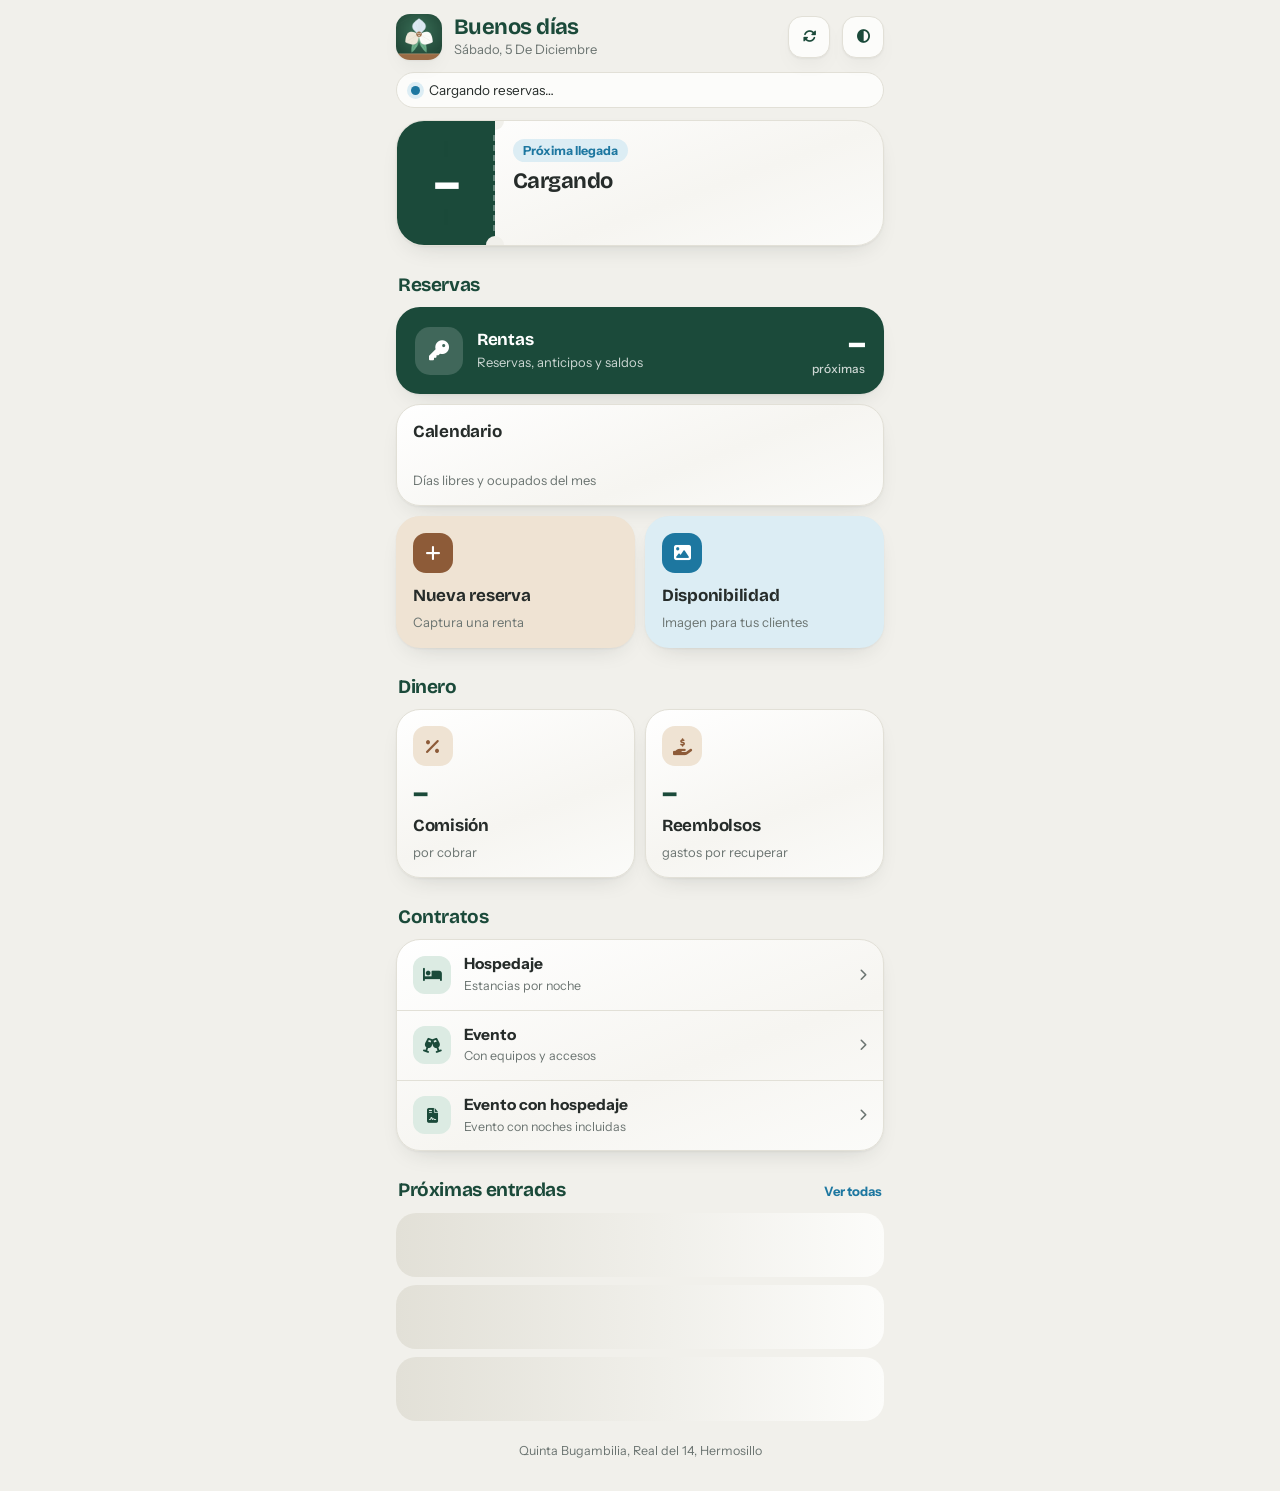
<file: index.html>
<!DOCTYPE html>
<html lang="es">
<head>
<meta charset="UTF-8">
<meta name="viewport" content="width=device-width, initial-scale=1, viewport-fit=cover">
<title>Quinta Bugambilia</title>
<meta name="theme-color" content="#1b4a3a">
<link rel="manifest" href="manifest.json">
<link rel="icon" href="icon.png">
<link rel="apple-touch-icon" href="icon-180.png">
<link rel="stylesheet" href="https://cdnjs.cloudflare.com/ajax/libs/font-awesome/6.4.0/css/all.min.css">
<link rel="stylesheet" href="qb-theme.css">
<style>
body{max-width:520px;margin:0 auto;min-height:100vh;padding:env(safe-area-inset-top) 16px calc(env(safe-area-inset-bottom) + 32px);font-size:15px;line-height:1.35}
button{border:0;color:inherit;cursor:pointer;text-align:left;background:none}

/* encabezado */
.hd{display:flex;align-items:center;gap:12px;padding:14px 0 12px}
.hd img{width:46px;height:46px;border-radius:14px;box-shadow:var(--sh)}
.hd .t{flex:1;min-width:0}.hd b{display:block;font-family:var(--f-disp);font-size:22px;font-weight:700;letter-spacing:-.025em;color:var(--ink);line-height:1.1}
.hd small{font-size:13px;color:var(--muted);text-transform:capitalize}

/* estado de hoy */
.estado{display:flex;align-items:center;gap:9px;width:100%;padding:9px 14px;border-radius:999px;background:var(--card);border:1px solid var(--line);font-size:13.5px;margin-bottom:12px}
.estado i{width:9px;height:9px;border-radius:50%;background:var(--blue);flex:none;box-shadow:0 0 0 4px var(--blue2)}
.estado.oc i{background:var(--wood);box-shadow:0 0 0 4px var(--wood2)}
.estado span{min-width:0;overflow:hidden;text-overflow:ellipsis;white-space:nowrap}

/* próxima llegada: hoja de calendario con talón */
.ticket{position:relative;display:grid;grid-template-columns:98px 1fr;width:100%;background:var(--mar);border:1px solid var(--line);border-radius:28px;box-shadow:var(--sh);overflow:hidden;margin-bottom:22px}
.ticket::before,.ticket::after{content:"";position:absolute;left:89px;width:18px;height:18px;border-radius:50%;background:var(--bg)}
.ticket::before{top:-9px}.ticket::after{bottom:-9px}
.stub{position:relative;background:var(--deep);color:#fff;display:flex;flex-direction:column;align-items:center;justify-content:center;gap:2px;padding:20px 8px}
.stub::after{content:"";position:absolute;right:0;top:14px;bottom:14px;border-right:2px dashed rgba(255,255,255,.32)}
.stub b{font-family:var(--f-disp);font-size:50px;font-weight:700;line-height:.95;letter-spacing:-.05em}
.stub small{font-size:13px;opacity:.82}
.tk{padding:18px 16px 16px 18px;min-width:0;display:flex;flex-direction:column;gap:3px}
.tk .cuando{align-self:flex-start;font-size:12.5px;font-weight:700;padding:4px 10px;border-radius:999px;background:var(--blue2);color:var(--blue);margin-bottom:4px}
.tk .who{font-family:var(--f-disp);font-size:22px;font-weight:700;letter-spacing:-.025em;line-height:1.12;color:var(--text)}
.tk .meta{font-size:13.5px;color:var(--muted)}
.tk .pills{display:flex;gap:6px;flex-wrap:wrap;margin-top:10px}
.pill{font-size:12.5px;font-weight:700;padding:5px 10px;border-radius:999px;background:var(--bad2);color:var(--bad)}.pill.ok{background:var(--ok2);color:var(--ink)}

/* secciones */
.gt{font-family:var(--f-disp);font-size:19px;font-weight:700;letter-spacing:-.02em;color:var(--ink);margin:26px 2px 10px;display:flex;justify-content:space-between;align-items:baseline}
.gt a{font-family:var(--f-body);font-size:13px;color:var(--blue);font-weight:700;letter-spacing:0}
.duo{display:grid;grid-template-columns:1fr 1fr;gap:10px;margin-top:10px}

/* baldosas: cada una con su jerarquía */
.tile{display:flex;flex-direction:column;gap:6px;border-radius:24px;padding:16px;box-shadow:var(--sh);border:1px solid var(--line);background:var(--mar);transition:transform .15s;min-width:0}
.tile:active{transform:scale(.98)}
.tile .ic{width:40px;height:40px;border-radius:13px;display:flex;align-items:center;justify-content:center;font-size:17px;background:var(--ok2);color:var(--ink);margin-bottom:6px}
.tile b{font-family:var(--f-disp);font-size:17px;font-weight:700;letter-spacing:-.015em}
.tile small{font-size:13px;color:var(--muted);line-height:1.3}
.t-rentas{flex-direction:row;align-items:center;gap:14px;background:var(--deep);border-color:transparent;color:#fff;padding:18px}
.t-rentas .ic{background:rgba(255,255,255,.16);color:#fff;margin:0;width:48px;height:48px;font-size:20px;border-radius:15px}
.t-rentas small{color:rgba(255,255,255,.78)}.t-rentas .n{margin-left:auto;text-align:right;font-family:var(--f-disp);font-size:34px;font-weight:700;line-height:1;letter-spacing:-.04em}.t-rentas .n em{font-style:normal}.t-rentas .n span{display:block;font-family:var(--f-body);font-size:12px;font-weight:500;letter-spacing:0;opacity:.78;margin-top:3px}
.t-cal{margin-top:10px}
.rib{display:flex;gap:3px;margin:10px 0 6px}.rib i{flex:1;height:26px;border-radius:5px;background:var(--blue2)}.rib i.o{background:var(--wood)}.rib i.p{opacity:.4}.rib i.h{outline:2px solid var(--ink);outline-offset:1px}
.t-money .v{font-family:var(--f-disp);font-size:29px;font-weight:700;letter-spacing:-.04em;line-height:1.05;color:var(--ink)}.t-money .v.pen{color:var(--bad)}
.t-money .ic{background:var(--wood2);color:var(--wood)}
.t-new{background:var(--wood2);border-color:transparent}.t-new .ic{background:var(--wood);color:#fff}
.t-disp{background:var(--blue2);border-color:transparent}.t-disp .ic{background:var(--blue);color:#fff}

/* contratos */
.lista{background:var(--mar);border:1px solid var(--line);border-radius:24px;box-shadow:var(--sh);overflow:hidden}
.lista a{display:flex;align-items:center;gap:13px;padding:14px 16px}.lista a+a{border-top:1px solid var(--line)}
.lista .ic{width:38px;height:38px;border-radius:12px;display:flex;align-items:center;justify-content:center;background:var(--ok2);color:var(--ink);flex:none}
.lista b{font-size:15.5px;display:block}.lista small{font-size:12.5px;color:var(--muted)}.lista .chev{margin-left:auto;color:var(--muted);font-size:12px}

/* próximas entradas */
.grp{font-size:12.5px;font-weight:700;color:var(--wood);margin:14px 2px 6px}
.it{display:flex;align-items:center;gap:12px;width:100%;background:var(--mar);border:1px solid var(--line);border-radius:20px;padding:10px 12px;margin-bottom:8px;box-shadow:var(--sh)}
.it:active{transform:scale(.985)}
.dt{width:48px;height:52px;border-radius:14px;background:var(--wood2);color:var(--wood);text-align:center;display:flex;flex-direction:column;justify-content:center;flex:none;font-weight:700}.dt b{font-family:var(--f-disp);font-size:20px;line-height:1}.dt small{font-size:11px}
.it .m{min-width:0;flex:1}.it .n{font-weight:700;overflow:hidden;text-overflow:ellipsis;white-space:nowrap}.it .s{font-size:12.5px;color:var(--muted);margin-top:1px}
.bd{font-size:12.5px;font-weight:700;padding:5px 10px;border-radius:999px;white-space:nowrap;background:var(--bad2);color:var(--bad)}.bd.ok{background:var(--ok2);color:var(--ink)}
.empty{text-align:center;padding:26px 16px;color:var(--muted)}.empty i{font-size:28px;display:block;margin-bottom:8px;color:var(--wood)}
.sk{height:64px;border-radius:20px;margin-bottom:8px;background:linear-gradient(90deg,var(--line),var(--card),var(--line));background-size:200% 100%;animation:sk 1.2s infinite}@keyframes sk{to{background-position:-200% 0}}

/* detalle */
.modal{position:fixed;inset:0;background:rgba(15,24,20,.55);display:none;align-items:flex-end;justify-content:center;z-index:100}.modal.on{display:flex}
.sheet{background:var(--card);width:100%;max-width:520px;max-height:90vh;overflow-y:auto;padding:10px 18px calc(env(safe-area-inset-bottom) + 18px);animation:up .25s}@keyframes up{from{transform:translateY(100%)}}
.grab{width:42px;height:5px;border-radius:5px;background:var(--line);margin:0 auto 10px}
.sh{display:flex;justify-content:space-between;align-items:center;margin-bottom:12px}.sh h3{font-size:22px;color:var(--ink)}
.kv{display:grid;grid-template-columns:1fr 1fr;gap:8px;margin:10px 0}.kv div{background:var(--bg);border-radius:14px;padding:10px 12px}.kv span{display:block;font-size:12px;color:var(--muted)}.kv b{font-size:16px}
.nota{background:var(--wood2);border-radius:14px;padding:10px 12px;font-size:14px;white-space:pre-line;margin-bottom:10px}
.acts{display:flex;gap:8px;margin-top:6px}.acts a{flex:1;min-height:48px;border-radius:15px;display:flex;align-items:center;justify-content:center;gap:7px;font-weight:700;font-size:14px}.a1{background:var(--ok2);color:var(--ink)}.a2{background:var(--blue2);color:var(--blue)}.a3{background:var(--deep);color:#fff}
.tags{display:flex;gap:6px;flex-wrap:wrap}.tg{font-size:12.5px;font-weight:700;padding:5px 10px;border-radius:999px;background:var(--blue2);color:var(--blue)}.tg.n{background:var(--bg);color:var(--text)}
#ins{display:none;width:100%;margin-top:22px;min-height:48px;border-radius:15px;background:var(--wood);color:#fff;font-weight:700;font-size:15px;text-align:center}
.foot{text-align:center;font-size:12.5px;color:var(--muted);margin-top:22px}
</style>
</head>
<body>
<header class="hd">
  <img src="icon.png" alt="">
  <div class="t"><b id="hi">Quinta Bugambilia</b><small id="hoy"></small></div>
  <button class="ibtn" onclick="cargar(true)" aria-label="Actualizar"><i class="fas fa-rotate" id="sync"></i></button>
  <button class="ibtn" onclick="tema()" aria-label="Cambiar tema"><i class="fas fa-circle-half-stroke"></i></button>
</header>

<button class="estado" id="estado" onclick="detNow()"><i></i><span id="est-t">Cargando reservas…</span></button>

<button class="ticket" id="next" onclick="det(0)" aria-label="Ver la próxima llegada">
  <span class="stub"><small id="n-mes">&nbsp;</small><b id="n-dia">–</b><small id="n-sem">&nbsp;</small></span>
  <span class="tk"><span class="cuando" id="n-c">Próxima llegada</span><span class="who" id="n-w">Cargando</span><span class="meta" id="n-m"></span><span class="pills" id="n-p"></span></span>
</button>

<h2 class="gt">Reservas</h2>
<a class="tile t-rentas" href="rentas.html#reservas"><span class="ic"><i class="fas fa-key"></i></span><span><b>Rentas</b><br><small>Reservas, anticipos y saldos</small></span><span class="n"><em id="b-n">–</em><span>próximas</span></span></a>
<a class="tile t-cal" href="rentas.html#calendario">
  <b>Calendario</b>
  <div class="rib" id="rib" aria-hidden="true"></div>
  <small id="cal-t">Días libres y ocupados del mes</small>
</a>
<div class="duo">
  <a class="tile t-new" href="rentas.html#nueva"><span class="ic"><i class="fas fa-plus"></i></span><b>Nueva reserva</b><small>Captura una renta</small></a>
  <a class="tile t-disp" href="rentas.html#disponibilidad"><span class="ic"><i class="fas fa-image"></i></span><b>Disponibilidad</b><small>Imagen para tus clientes</small></a>
</div>

<h2 class="gt">Dinero</h2>
<div class="duo" style="margin-top:0">
  <a class="tile t-money" href="rentas.html#comisiones"><span class="ic"><i class="fas fa-percent"></i></span><span class="v" id="v-com">–</span><b>Comisión</b><small id="s-com">por cobrar</small></a>
  <a class="tile t-money" href="reembolsos.html"><span class="ic"><i class="fas fa-hand-holding-dollar"></i></span><span class="v" id="v-re">–</span><b>Reembolsos</b><small id="s-re">gastos por recuperar</small></a>
</div>

<h2 class="gt">Contratos</h2>
<div class="lista">
  <a href="hospedaje.html"><span class="ic"><i class="fas fa-bed"></i></span><span><b>Hospedaje</b><small>Estancias por noche</small></span><i class="fas fa-chevron-right chev"></i></a>
  <a href="eventos.html"><span class="ic"><i class="fas fa-champagne-glasses"></i></span><span><b>Evento</b><small>Con equipos y accesos</small></span><i class="fas fa-chevron-right chev"></i></a>
  <a href="eventohospedaje.html"><span class="ic"><i class="fas fa-file-contract"></i></span><span><b>Evento con hospedaje</b><small>Evento con noches incluidas</small></span><i class="fas fa-chevron-right chev"></i></a>
</div>

<div class="gt"><h2 style="font:inherit">Próximas entradas</h2><a href="rentas.html#reservas">Ver todas</a></div>
<div id="lista"><div class="sk"></div><div class="sk"></div><div class="sk"></div></div>

<button id="ins"><i class="fas fa-mobile-screen"></i> Instalar la app en tu celular</button>
<div class="foot">Quinta Bugambilia, Real del 14, Hermosillo</div>

<div class="modal" id="m-det"><div class="sheet"><div class="grab"></div><div class="sh"><h3 id="d-n"></h3><button class="ibtn" onclick="cerrar('m-det')" aria-label="Cerrar"><i class="fas fa-xmark"></i></button></div><div id="d-b"></div></div></div>

<script>
const RENTAS="https://script.google.com/macros/s/AKfycbyUuSbd7XOIskwITU6wPbw7jDajpHvTHcOYaVSwWW83y9tOHzECOmk8yzMASq8eNJNT/exec";
const REEMB="https://script.google.com/macros/s/AKfycbz-IgvNztN2FAmFc13XDjqtu-fRxNnOihXTWlTDfSqBVIepK8FpiommOCU6YOU9gUBB/exec?action=obtenerDatos";
const $=id=>document.getElementById(id);
const num=v=>{const n=parseFloat(String(v||"").replace(/[^0-9.-]/g,""));return isNaN(n)?0:n};
const $$=v=>"$"+Math.round(v).toLocaleString("es-MX");
const r2=n=>Math.round((n+Number.EPSILON)*100)/100;
const esc=s=>String(s==null?"":s).replace(/[&<>"']/g,c=>({"&":"&amp;","<":"&lt;",">":"&gt;",'"':"&quot;","'":"&#39;"}[c]));
const MC=["ene","feb","mar","abr","may","jun","jul","ago","sep","oct","nov","dic"];
const DS=["dom","lun","mar","mié","jue","vie","sáb"];
const cerrar=id=>$(id).classList.remove("on"),abrir=id=>$(id).classList.add("on");
function tema(){const r=document.documentElement,d=r.dataset.theme==="dark"?"":"dark";d?r.dataset.theme="dark":r.removeAttribute("data-theme");try{localStorage.setItem("qb-tema",d)}catch(e){}}
try{if(localStorage.getItem("qb-tema")==="dark")document.documentElement.dataset.theme="dark"}catch(e){}
document.querySelectorAll(".modal").forEach(m=>m.addEventListener("click",e=>{if(e.target===m)m.classList.remove("on")}));
const hr=new Date().getHours();$("hi").textContent=hr<12?"Buenos días":hr<19?"Buenas tardes":"Buenas noches";
$("hoy").textContent=new Date().toLocaleDateString("es-MX",{weekday:"long",day:"numeric",month:"long"});

function fecha(s){if(!s)return null;s=String(s).trim();let m=s.match(/^(\d{4})-(\d{1,2})-(\d{1,2})(T.*)?$/);
  if(m){if(m[4]){const d=new Date(s);return isNaN(d)?null:new Date(d.getFullYear(),d.getMonth(),d.getDate())}return new Date(+m[1],m[2]-1,+m[3])}
  m=s.match(/^(\d{1,2})\/(\d{1,2})\/(\d{4})$/);if(m)return new Date(+m[3],m[2]-1,+m[1]);const d=new Date(s);return isNaN(d)?null:new Date(d.getFullYear(),d.getMonth(),d.getDate())}
const hoy0=()=>{const d=new Date();d.setHours(0,0,0,0);return d};
const saldo=r=>Math.max(0,num(r.total_venta)-num(r.anticipo1)-num(r.anticipo2));
/* comisión: 20% del total de la venta (igual que en Rentas) */
const comDe=r=>r2(num(r.total_venta)*0.20);
const comPag=r=>r.comision_pagada!==undefined&&r.comision_pagada!==""?r2(num(r.comision_pagada)):(String(r.fecha_cobrado||"").replace("-","").trim()?comDe(r):0);
const comPen=r=>Math.max(0,r2(comDe(r)-comPag(r)));
const fD=d=>d.toLocaleDateString("es-MX",{weekday:"short",day:"numeric",month:"short"}).replace(",","");
const cuando=d=>d===0?"Hoy":d===1?"Mañana":"En "+d+" días";
function tipo(r){const hs=String(r.hospedaje||"").trim(),ev=String(r.evento||"").trim();return hs&&ev?"Evento con hospedaje":ev?"Evento":hs?"Hospedaje":"Reserva"}
const norm=r=>{const e=fecha(r.fecha_entrada);return{r,e,s:fecha(r.fecha_salida)||e}};
let UP=[],NOW=[];

function pintar(d){
  const t=hoy0(),L=(Array.isArray(d)?d:[]).map(norm).filter(x=>x.e);
  UP=L.filter(x=>x.e>=t).sort((a,b)=>a.e-b.e);NOW=L.filter(x=>x.e<t&&x.s>=t);
  const dif=x=>Math.round((x.e-t)/864e5);
  /* estado de hoy */
  const es=$("estado");
  if(NOW.length){const x=NOW[0];es.classList.add("oc");$("est-t").textContent="Ocupada hoy: "+(x.r.nombre||"Reserva")+", sale "+fD(x.s)+(NOW.length>1?" (+"+(NOW.length-1)+")":"")}
  else if(UP.length&&dif(UP[0])===0){es.classList.add("oc");$("est-t").textContent="Hoy llega "+(UP[0].r.nombre||"una reserva")}
  else{es.classList.remove("oc");$("est-t").textContent=UP.length?"Libre hoy. Próxima llegada "+cuando(dif(UP[0])).toLowerCase():"Libre hoy y sin reservas próximas"}
  /* próxima llegada */
  if(UP.length){const x=UP[0],s=saldo(x.r),n=Math.round((x.s-x.e)/864e5);
    $("n-mes").textContent=MC[x.e.getMonth()];$("n-dia").textContent=x.e.getDate();$("n-sem").textContent=DS[x.e.getDay()];
    $("n-c").textContent=cuando(dif(x));$("n-w").textContent=x.r.nombre||"Sin nombre";
    $("n-m").textContent=tipo(x.r)+(n>0?", "+n+" noche"+(n>1?"s":""):"");
    $("n-p").innerHTML=s>0?`<span class="pill">Debe ${$$(s)}</span>`:`<span class="pill ok">Liquidado</span>`}
  else{$("n-mes").innerHTML="&nbsp;";$("n-dia").textContent="–";$("n-sem").innerHTML="&nbsp;";$("n-c").textContent="Sin llegadas";$("n-w").textContent="No hay reservas próximas";$("n-m").textContent="Agrega una con Nueva reserva";$("n-p").innerHTML=""}
  /* rentas y calendario */
  $("b-n").textContent=UP.length;
  const a=t.getFullYear(),m=t.getMonth(),nd=new Date(a,m+1,0).getDate();let oc=0,rib="";
  for(let i=1;i<=nd;i++){const f=new Date(a,m,i).getTime(),o=L.some(x=>f>=x.e.getTime()&&f<=x.s.getTime());if(o)oc++;rib+=`<i class="${o?"o":""}${f<t.getTime()?" p":""}${f===t.getTime()?" h":""}"></i>`}
  $("rib").innerHTML=rib;$("cal-t").textContent=oc+" de "+nd+" días ocupados en "+new Date(a,m,1).toLocaleDateString("es-MX",{month:"long"});
  /* comisión por cobrar: reservas ya realizadas */
  const pen=L.filter(x=>x.e<=t).reduce((s,x)=>s+comPen(x.r),0),np=L.filter(x=>x.e<=t&&comPen(x.r)>0).length;
  $("v-com").textContent=$$(pen);$("v-com").classList.toggle("pen",pen>0);$("s-com").textContent=np?np+" reserva"+(np>1?"s":"")+" por cobrar":"al corriente";
  /* lista agrupada */
  const G=[["Próximos 7 días",x=>dif(x)<=7],["Próximos 30 días",x=>dif(x)>7&&dif(x)<=30],["Más adelante",x=>dif(x)>30]];let html="";
  G.forEach(([n,f])=>{const it=UP.map((x,i)=>({x,i})).filter(o=>f(o.x)).slice(0,12);if(!it.length)return;
    html+=`<div class="grp">${n}</div>`+it.map(({x,i})=>{const s=saldo(x.r);return `<button class="it" onclick="det(${i})"><div class="dt"><b>${x.e.getDate()}</b><small>${MC[x.e.getMonth()]}</small></div><div class="m"><div class="n">${esc(x.r.nombre||"Sin nombre")}</div><div class="s">${cuando(dif(x))}, ${tipo(x.r).toLowerCase()}</div></div><span class="bd ${s>0?"":"ok"}">${s>0?$$(s):"Liquidado"}</span></button>`}).join("")});
  $("lista").innerHTML=html||`<div class="empty"><i class="fas fa-calendar-check"></i>No hay entradas próximas.<br>Toca Nueva reserva para agregar una.</div>`;
}

function det(i){const x=UP[i];if(x)abrirDet(x)}
function detNow(){if(NOW[0])abrirDet(NOW[0])}
function abrirDet(x){
  const r=x.r,t=num(r.total_venta),p=num(r.anticipo1)+num(r.anticipo2),s=saldo(r),noches=Math.round((x.s-x.e)/864e5);
  const tels=[r.telefono,r.telefono_2].map(v=>String(v||"").replace(/\D/g,"")).filter(Boolean),tel=tels[0];
  $("d-n").textContent=r.nombre||"Reserva";
  $("d-b").innerHTML=`<div class="tags"><span class="tg">${tipo(r)}</span>${noches>0?`<span class="tg n">${noches} noche${noches>1?"s":""}</span>`:""}</div>
  <div class="kv"><div><span>Entrada</span><b>${fD(x.e)}</b></div><div><span>Salida</span><b>${fD(x.s)}</b></div><div><span>Total</span><b>${$$(t)}</b></div><div><span>Saldo</span><b style="color:${s>0?"var(--bad)":"var(--ink)"}">${$$(s)}</b></div></div>
  ${String(r.anotaciones||"").trim()?`<div class="nota"><i class="fas fa-note-sticky" style="color:var(--wood)"></i> ${esc(r.anotaciones)}</div>`:""}
  <div class="acts">${tel?`<a class="a1" href="https://wa.me/${tel.length===10?"52"+tel:tel}" target="_blank" rel="noopener"><i class="fab fa-whatsapp"></i> WhatsApp</a><a class="a2" href="tel:${tel}" style="flex:0 0 52px" aria-label="Llamar"><i class="fas fa-phone"></i></a>`:""}<a class="a3" href="rentas.html#reservas"><i class="fas fa-pen"></i> Abrir en Rentas</a></div>`;
  abrir("m-det");
}

function pintarRe(d){const n=(d.gastos||[]).reduce((s,f)=>s+num(f[5]),0);$("v-re").textContent=$$(n);$("v-re").classList.toggle("pen",n>0);$("s-re").textContent=n>0?"te deben":"todo reembolsado"}
async function dato(url,k,fn){
  try{const d=await (await fetch(url)).json();fn(d);try{localStorage.setItem(k,JSON.stringify(d))}catch(e){}return true}
  catch(e){return false}
}
async function cargar(manual){
  $("sync").classList.add("fa-spin");
  const [a]=await Promise.all([dato(RENTAS,"qb-cache",pintar),dato(REEMB,"qr-cache",pintarRe)]);
  $("sync").classList.remove("fa-spin");
  if(!a&&manual)$("est-t").textContent="Sin conexión: se muestran los últimos datos guardados";
}
try{const c=localStorage.getItem("qb-cache");if(c)pintar(JSON.parse(c));const b=localStorage.getItem("qr-cache");if(b)pintarRe(JSON.parse(b))}catch(e){}
cargar();

let ev;window.addEventListener("beforeinstallprompt",e=>{e.preventDefault();ev=e;$("ins").style.display="block"});
$("ins").onclick=async()=>{if(ev){ev.prompt();await ev.userChoice;ev=null;$("ins").style.display="none"}};
</script>
</body>
</html>
</file>
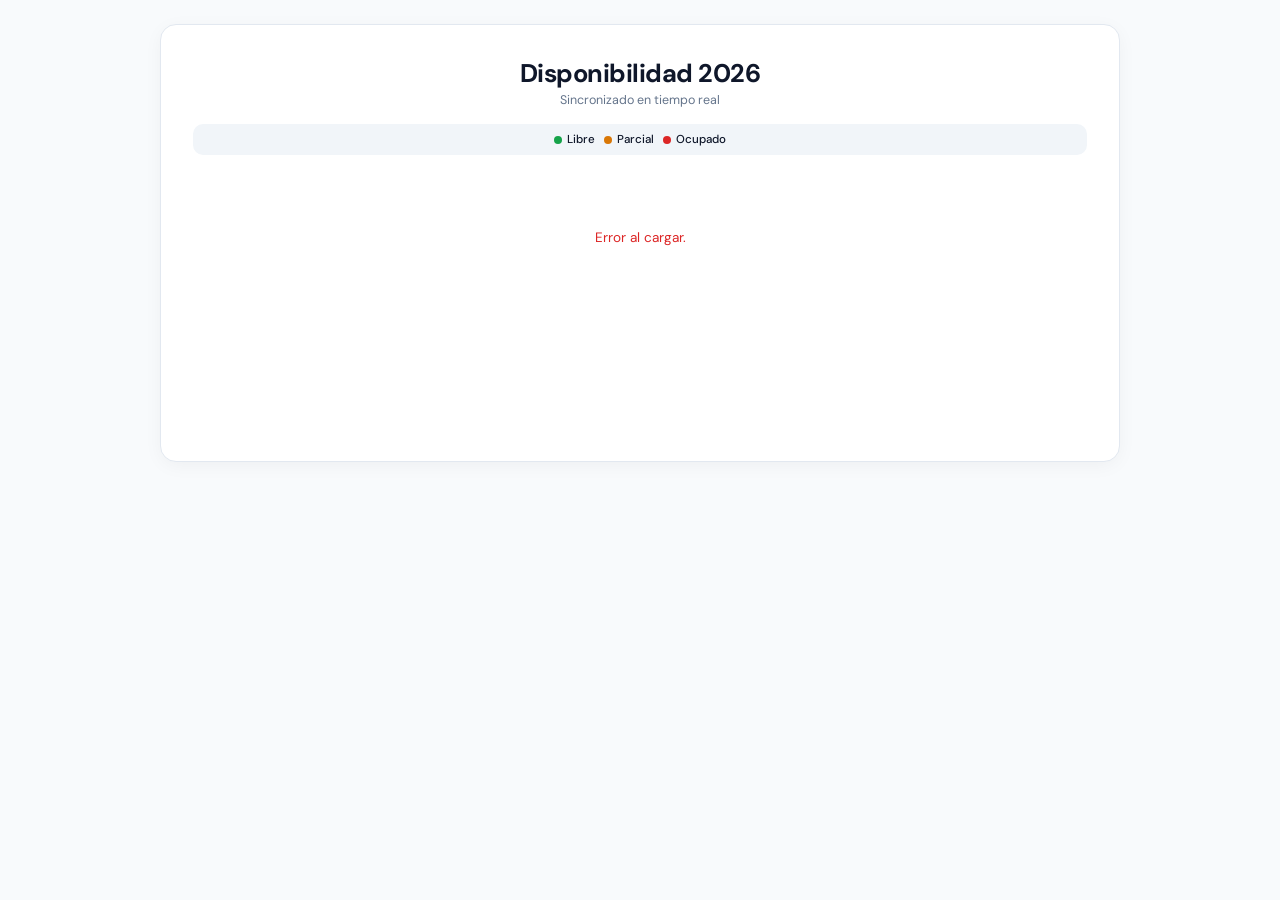
<file: calendario.html>
<!DOCTYPE html>
<html lang="es">
<head>
  <meta charset="UTF-8" />
  <meta name="viewport" content="width=device-width, initial-scale=1.0, maximum-scale=1.0, user-scalable=no, viewport-fit=cover" />
  <title>Calendario de Disponibilidad 2026</title>
  <link href="https://fonts.googleapis.com/css2?family=DM+Sans:wght@400;500;700&display=swap" rel="stylesheet" />
  
  <style>
    :root {
      --bg: #f8fafc;
      --card-bg: #ffffff;
      --text-main: #0f172a;
      --text-muted: #64748b;
      --green: #16a34a;
      --green-bg: #dcfce7;
      --amber: #d97706;
      --amber-bg: #fef3c7;
      --red: #dc2626;
      --red-bg: #fee2e2;
      --border: #e2e8f0;
      --accent: #0f172a;
    }

    * {
      box-sizing: border-box;
      margin: 0;
      padding: 0;
      -webkit-tap-highlight-color: transparent;
    }

    body {
      font-family: 'DM Sans', -apple-system, BlinkMacSystemFont, sans-serif;
      background-color: var(--bg);
      color: var(--text-main);
      padding: 0.4rem;
      min-height: 100vh;
      display: flex;
      justify-content: center;
      align-items: flex-start;
      -webkit-font-smoothing: antialiased;
    }

    .cal-wrapper {
      width: 100%;
      max-width: 960px;
      background: var(--card-bg);
      padding: 1rem 0.75rem;
      border-radius: 16px;
      box-shadow: 0 4px 20px -2px rgba(0, 0, 0, 0.05);
      border: 1px solid var(--border);
    }

    .header-area {
      text-align: center;
      margin-bottom: 1rem;
    }

    .header-area h1 {
      font-size: 1.25rem;
      font-weight: 700;
      color: var(--text-main);
      letter-spacing: -0.02em;
    }

    .header-area p {
      font-size: 0.78rem;
      color: var(--text-muted);
      margin-top: 0.15rem;
    }

    /* Leyenda clara */
    .legend {
      display: flex;
      gap: 0.6rem;
      justify-content: center;
      align-items: center;
      margin-bottom: 1rem;
      padding: 0.5rem;
      background: #f1f5f9;
      border-radius: 10px;
      font-size: 0.72rem;
      font-weight: 500;
    }

    .legend-item {
      display: flex;
      align-items: center;
      gap: 0.3rem;
    }

    .dot {
      width: 8px;
      height: 8px;
      border-radius: 50%;
    }
    .dot-free { background: var(--green); }
    .dot-partial { background: var(--amber); }
    .dot-busy { background: var(--red); }

    /* Métricas del Mes */
    .cal-stats {
      display: flex;
      gap: 0.5rem;
      justify-content: center;
      margin-bottom: 0.85rem;
    }

    .stat-badge {
      font-size: 0.7rem;
      font-weight: 600;
      padding: 0.25rem 0.5rem;
      border-radius: 6px;
    }

    .stat-free { background: var(--green-bg); color: var(--green); }
    .stat-partial { background: var(--amber-bg); color: var(--amber); }
    .stat-busy { background: var(--red-bg); color: var(--red); }

    /* Navegación de Meses Táctil */
    .month-nav-container {
      overflow-x: auto;
      margin-bottom: 1rem;
      scrollbar-width: none;
      -ms-overflow-style: none;
      margin-left: -0.75rem;
      margin-right: -0.75rem;
      padding-left: 0.75rem;
      padding-right: 0.75rem;
    }

    .month-nav-container::-webkit-scrollbar { display: none; }

    .month-nav {
      display: flex;
      gap: 0.35rem;
      padding-bottom: 0.1rem;
    }

    .month-btn {
      padding: 0.4rem 0.85rem;
      border: 1px solid var(--border);
      background: #ffffff;
      color: var(--text-main);
      border-radius: 14px;
      cursor: pointer;
      white-space: nowrap;
      font-size: 0.78rem;
      font-weight: 500;
    }

    .month-btn.active {
      background: var(--accent);
      color: #ffffff;
      border-color: var(--accent);
    }

    /* Grid del Calendario optimizado para celdas altas y limpias */
    .cal-grid {
      display: grid;
      grid-template-columns: repeat(7, 1fr);
      gap: 4px;
    }

    .cal-day-name {
      text-align: center;
      font-weight: 700;
      font-size: 0.68rem;
      padding: 0.2rem 0;
      color: var(--text-muted);
      text-transform: uppercase;
    }

    .cal-cell {
      border: 1px solid var(--border);
      border-radius: 8px;
      min-height: 74px;
      padding: 3px;
      display: flex;
      flex-direction: column;
      justify-content: flex-start;
      background: #ffffff;
      position: relative;
      overflow: hidden;
    }

    .cal-cell.empty {
      background: transparent;
      border: none;
      min-height: auto;
    }

    .cal-cell.today {
      border: 2px solid var(--accent);
      background: #fafafa;
    }

    .status-indicator {
      position: absolute;
      top: 0;
      left: 0;
      right: 0;
      height: 3px;
    }
    .status-indicator.free { background: var(--green); }
    .status-indicator.partial { background: var(--amber); }
    .status-indicator.busy { background: var(--red); }

    .day-num {
      font-weight: 700;
      font-size: 0.85rem;
      color: var(--text-main);
      margin-top: 2px;
      margin-bottom: 3px;
      text-align: center;
    }

    /* Diseño limpio de turnos sin texto cortado */
    .session-tags {
      display: flex;
      flex-direction: column;
      gap: 2px;
    }

    .session-tag {
      font-size: 0.58rem;
      font-weight: 600;
      padding: 2px 0;
      border-radius: 4px;
      display: flex;
      align-items: center;
      justify-content: center;
      gap: 2px;
    }

    .tag-free {
      background: var(--green-bg);
      color: var(--green);
    }

    .tag-busy {
      background: var(--red-bg);
      color: var(--red);
    }

    #calendar-wrap { min-height: 240px; }
    .loader { text-align: center; padding: 2.5rem; color: var(--text-muted); font-size: 0.85rem; }

    @media (min-width: 640px) {
      body { padding: 1.5rem 1rem; }
      .cal-wrapper { padding: 2rem; border-radius: 16px; }
      .header-area h1 { font-size: 1.6rem; }
      .cal-cell { min-height: 85px; padding: 8px; }
      .day-num { font-size: 0.9rem; text-align: left; }
      .session-tag { justify-content: flex-start; padding: 3px 5px; font-size: 0.68rem; }
    }
  </style>
</head>
<body>

<div class="cal-wrapper">
  <div class="header-area">
    <h1>Disponibilidad 2026</h1>
    <p>Sincronizado en tiempo real</p>
  </div>

  <div class="legend">
    <div class="legend-item"><div class="dot dot-free"></div> Libre</div>
    <div class="legend-item"><div class="dot dot-partial"></div> Parcial</div>
    <div class="legend-item"><div class="dot dot-busy"></div> Ocupado</div>
  </div>

  <div class="month-nav-container">
    <nav class="month-nav" id="month-nav"></nav>
  </div>

  <div id="calendar-wrap">
    <div class="loader">Cargando...</div>
  </div>
</div>

<script>
const CSV_URL = 'https://docs.google.com/spreadsheets/d/e/2PACX-1vSTzsIJt3LZsM9IPnoaVlH2iwxTePfYaXk4yl_fQi-btNjWBaf0xj2X5kLUlVv2YxTQ5bS4kH_AKXnf/pub?gid=1275090392&single=true&output=csv';

const MONTH_NAMES = ['Ene','Feb','Mar','Abr','May','Jun','Jul','Ago','Sep','Oct','Nov','Dic'];
const MONTH_NAMES_LONG = ['Enero','Febrero','Marzo','Abril','Mayo','Junio','Julio','Agosto','Septiembre','Octubre','Noviembre','Diciembre'];
const DAY_NAMES_DESKTOP = ['Dom','Lun','Mar','Mié','Jue','Vie','Sáb'];
const DAY_NAMES_MOBILE = ['D','L','M','M','J','V','S'];

let calendarData = {};
let currentMonth = new Date().getMonth();
const YEAR = 2026;

function parseCSVLine(line) {
  const cols = []; let cur = '', inQ = false;
  for (let i = 0; i < line.length; i++) {
    const ch = line[i];
    if (ch === '"') inQ = !inQ;
    else if (ch === ',' && !inQ) { cols.push(cur.trim()); cur = ''; }
    else cur += ch;
  }
  cols.push(cur.trim());
  return cols;
}

function parseDate(fechaRaw) {
  if (!fechaRaw) return null;
  let m = fechaRaw.match(/^(\d{1,2})\/(\d{1,2})\/(\d{4})$/);
  if (m) return new Date(parseInt(m[3]), parseInt(m[2])-1, parseInt(m[1]));
  const serial = parseInt(fechaRaw);
  if (!isNaN(serial) && serial > 40000) return new Date(Date.UTC(1899,11,30) + serial * 86400000);
  return new Date(fechaRaw);
}

function parseCSV(text) {
  const result = {};
  const lines = text.split('\n');

  for (const line of lines) {
    const row = parseCSVLine(line);
    if (row.length < 4) continue;

    const dateObj = parseDate(row[0]);
    if (!dateObj || isNaN(dateObj.getTime()) || dateObj.getFullYear() !== YEAR) continue;

    const monthKey = `${YEAR}-${String(dateObj.getMonth() + 1).padStart(2, '0')}`;
    const dayKey = `${monthKey}-${String(dateObj.getDate()).padStart(2, '0')}`;

    if (!result[monthKey]) result[monthKey] = {};

    result[monthKey][dayKey] = {
      manana: row[2],
      tarde: row[3]
    };
  }
  return result;
}

function getStatus(dayData) {
  if (!dayData) return 'free';
  const m = (dayData.manana || '').toLowerCase().includes('ocup');
  const t = (dayData.tarde || '').toLowerCase().includes('ocup');
  if (m && t) return 'busy';
  if (m || t) return 'partial';
  return 'free';
}

async function loadData() {
  try {
    const res = await fetch(CSV_URL + '&t=' + Date.now());
    const text = await res.text();
    calendarData = parseCSV(text);
    renderNav();
    renderCalendar(currentMonth);
  } catch(e) {
    document.getElementById('calendar-wrap').innerHTML = '<div class="loader" style="color:var(--red);">Error al cargar.</div>';
  }
}

function renderNav() {
  const nav = document.getElementById('month-nav');
  nav.innerHTML = '';
  const isLargeScreen = window.innerWidth >= 640;
  
  MONTH_NAMES_LONG.forEach((name, m) => {
    const btn = document.createElement('button');
    btn.className = 'month-btn' + (m === currentMonth ? ' active' : '');
    btn.textContent = isLargeScreen ? name : MONTH_NAMES[m];
    btn.onclick = () => { currentMonth = m; renderNav(); renderCalendar(m); };
    nav.appendChild(btn);
  });
  
  const activeBtn = nav.children[currentMonth];
  if(activeBtn) {
    nav.parentElement.scrollLeft = activeBtn.offsetLeft - (nav.parentElement.offsetWidth / 2) + (activeBtn.offsetWidth / 2);
  }
}

function renderCalendar(month) {
  const wrap = document.getElementById('calendar-wrap');
  const monthKey = `${YEAR}-${String(month + 1).padStart(2, '0')}`;
  const monthData = calendarData[monthKey] || {};
  const daysInMonth = new Date(YEAR, month + 1, 0).getDate();
  const firstWD = new Date(YEAR, month, 1).getDay();
  const today = new Date();

  let freeCount = 0, partialCount = 0, busyCount = 0;
  for (let d = 1; d <= daysInMonth; d++) {
    const dk = `${monthKey}-${String(d).padStart(2, '0')}`;
    const st = getStatus(monthData[dk]);
    if (st === 'busy') busyCount++;
    else if (st === 'partial') partialCount++;
    else freeCount++;
  }

  let html = `
    <div class="cal-stats">
      <div class="stat-badge stat-free">Libres: ${freeCount}</div>
      <div class="stat-badge stat-partial">Parciales: ${partialCount}</div>
      <div class="stat-badge stat-busy">Ocupados: ${busyCount}</div>
    </div>
    <div class="cal-grid">
  `;

  const isLargeScreen = window.innerWidth >= 640;
  const labels = isLargeScreen ? DAY_NAMES_DESKTOP : DAY_NAMES_MOBILE;

  labels.forEach(d => html += `<div class="cal-day-name">${d}</div>`);
  for (let i = 0; i < firstWD; i++) html += `<div class="cal-cell empty"></div>`;

  for (let d = 1; d <= daysInMonth; d++) {
    const dk = `${monthKey}-${String(d).padStart(2, '0')}`;
    const data = monthData[dk];
    const status = getStatus(data);
    const isToday = today.getFullYear() === YEAR && today.getMonth() === month && today.getDate() === d;

    let tags = '';
    if (data) {
      if (data.manana) {
        const isOcup = data.manana.toLowerCase().includes('ocup');
        // Usamos abreviaturas limpias para celular en lugar de textos largos
        const labelText = isLargeScreen ? data.manana : (isOcup ? 'Ocupado' : 'Libre');
        tags += `<span class="session-tag ${isOcup ? 'tag-busy' : 'tag-free'}">☀️ ${isLargeScreen ? data.manana : (isOcup ? 'Ocup' : 'Disp')}</span>`;
      }
      if (data.tarde) {
        const isOcup = data.tarde.toLowerCase().includes('ocup');
        tags += `<span class="session-tag ${isOcup ? 'tag-busy' : 'tag-free'}">🌙 ${isLargeScreen ? data.tarde : (isOcup ? 'Ocup' : 'Disp')}</span>`;
      }
    }

    html += `
      <div class="cal-cell ${isToday ? 'today' : ''}">
        <div class="status-indicator ${status}"></div>
        <div class="day-num">${d}</div>
        <div class="session-tags">${tags}</div>
      </div>
    `;
  }

  wrap.innerHTML = html + '</div>';
}

window.addEventListener('resize', () => {
  renderNav();
  renderCalendar(currentMonth);
});
loadData();
</script>

</body>
</html>
</file>
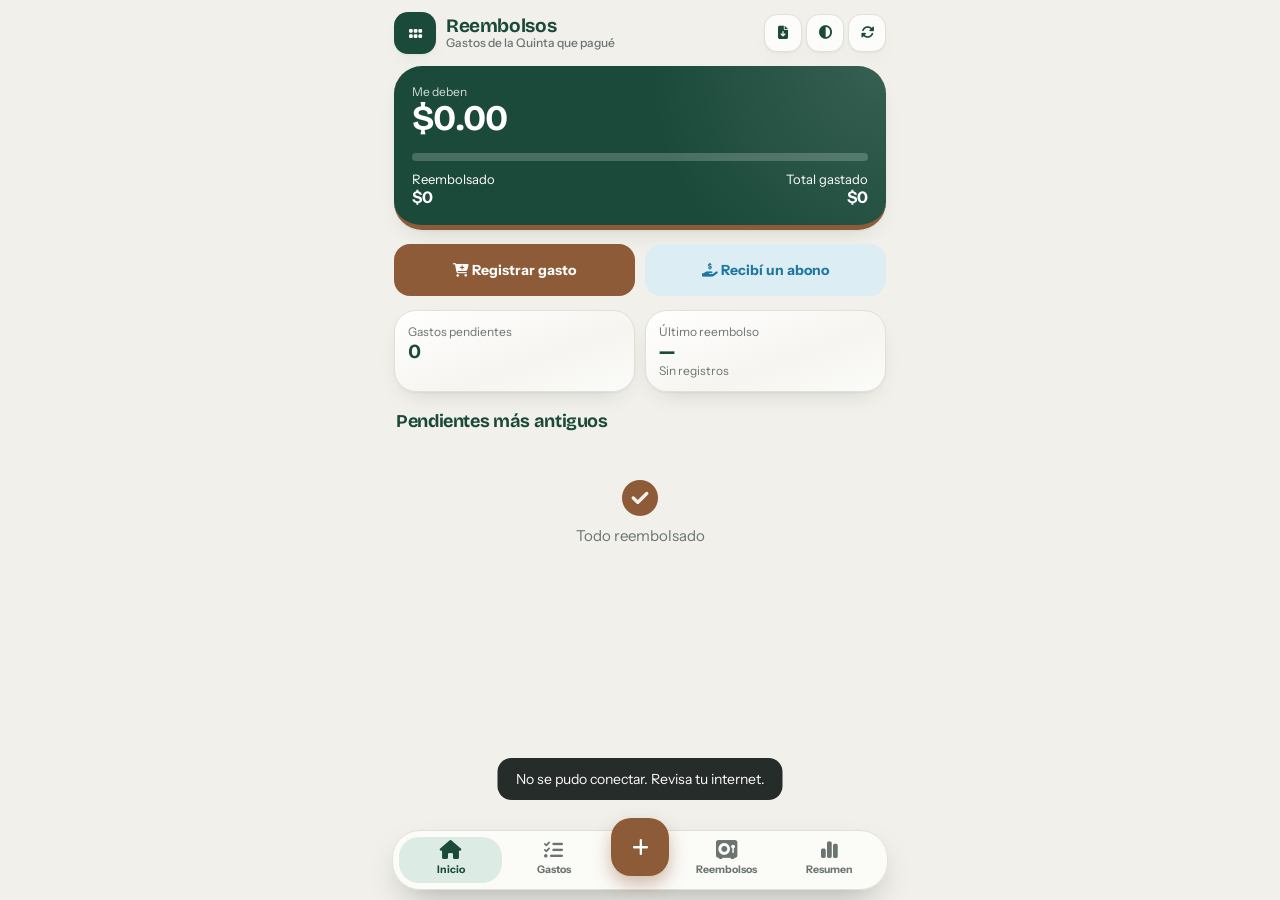
<file: reembolsos.html>
<!DOCTYPE html>
<html lang="es">
<head>
<meta charset="UTF-8">
<meta name="viewport" content="width=device-width, initial-scale=1, viewport-fit=cover">
<meta name="theme-color" content="#1b4a3a">
<meta name="apple-mobile-web-app-capable" content="yes">
<title>Reembolsos | Quinta Bugambilia</title>
<link href="https://fonts.googleapis.com/css2?family=DM+Sans:wght@400;500;700&family=Fraunces:opsz,wght@9..144,600;9..144,700&display=swap" rel="stylesheet">
<link rel="manifest" href="manifest.json">
<link rel="icon" href="icon.png">
<link rel="apple-touch-icon" href="icon-180.png">
<link rel="stylesheet" href="https://cdnjs.cloudflare.com/ajax/libs/font-awesome/6.4.0/css/all.min.css">
<style>
:root{--bg:#efe8da;--card:#fbfbf8;--mar:linear-gradient(135deg,#fff 0%,#f3f3ef 55%,#fcfcfa 100%);--ink:#2d5a46;--text:#3a4043;--muted:#7b8080;--line:#e2dac9;--wood:#9a6b45;--wood2:#f1e3d3;--blue:#2f6690;--blue2:#dde9f3;--ok:#2d5a46;--ok2:#dcebe2;--bad:#a8432f;--bad2:#f6dfd8;--sh:0 2px 10px rgba(58,64,67,.08)}
:root[data-theme=dark]{--bg:#121815;--card:#1b2420;--mar:linear-gradient(135deg,#202b26,#1b2420);--ink:#7fc4a0;--text:#dde5e0;--muted:#92a09a;--line:#2c3833;--wood:#d3a073;--wood2:#3a2d21;--blue:#7fb2dc;--blue2:#1d2c3a;--ok:#7fc4a0;--ok2:#1c3228;--bad:#f0907c;--bad2:#3a211b;--sh:none}
*{box-sizing:border-box;margin:0;padding:0;-webkit-tap-highlight-color:transparent}
html{background:var(--bg)}
body{font-family:'DM Sans',sans-serif;background:var(--bg);color:var(--text);max-width:520px;margin:0 auto;min-height:100vh;padding:env(safe-area-inset-top) 14px calc(env(safe-area-inset-bottom) + 96px);font-size:15px}
button{font-family:inherit;cursor:pointer;border:0;color:inherit}
input,select{font-family:inherit;font-size:16px;color:var(--text)}
:focus-visible{outline:2px solid var(--blue);outline-offset:2px}
h3,h4,.serif{font-family:'Fraunces',serif}
.top{display:flex;justify-content:space-between;align-items:center;padding:12px 0}
.brand{font-family:Fraunces,serif;font-size:21px;font-weight:700;color:var(--ink);line-height:1.1}.brand small{display:block;font-family:'DM Sans';font-size:12px;font-weight:500;color:var(--muted)}
.ibtn{width:42px;height:42px;border-radius:14px;border:1px solid var(--line);background:var(--card);color:var(--ink);margin-left:6px}
.view{display:none}.view.on{display:block;animation:in .25s}@keyframes in{from{opacity:0;transform:translateY(6px)}}
.hero{border-radius:24px;padding:18px;color:#fff;background:radial-gradient(circle at 85% 10%,rgba(255,255,255,.16),transparent 40%),linear-gradient(150deg,#2d5a46,#1f4333);border-bottom:5px solid var(--wood);margin-bottom:14px}
.hero .l{font-size:12px;opacity:.8}.hero .big{font-family:Fraunces,serif;font-size:36px;font-weight:700;line-height:1.1}
.bar{height:8px;border-radius:8px;background:rgba(255,255,255,.2);margin:14px 0 10px;overflow:hidden}.bar i{display:block;height:100%;background:#e8d3b4;border-radius:8px;transition:width .6s}
.hs{display:flex;justify-content:space-between;font-size:13px}.hs b{display:block;font-size:16px}
.qa{display:grid;grid-template-columns:1fr 1fr;gap:10px;margin-bottom:14px}
.qa button{min-height:52px;border-radius:16px;font-weight:700;font-size:14px}.q1{background:var(--wood);color:#fff}.q2{background:var(--blue2);color:var(--blue)}
.kg{display:grid;grid-template-columns:1fr 1fr;gap:10px}
.kc{background:var(--mar);border:1px solid var(--line);border-radius:18px;padding:13px;box-shadow:var(--sh)}.kc span{font-size:12px;color:var(--muted);display:block}.kc b{font-family:Fraunces,serif;font-size:20px;color:var(--ink)}
.sec{margin:18px 2px 8px}.sec h3{font-size:18px;color:var(--ink)}
.stick{position:sticky;top:0;z-index:20;background:var(--bg);padding:8px 0 6px}
.search{position:relative;margin-bottom:8px}.search i{position:absolute;left:14px;top:50%;transform:translateY(-50%);color:var(--muted)}
.search input{width:100%;padding:13px 14px 13px 40px;border-radius:16px;border:1px solid var(--line);background:var(--card)}
.chips{display:flex;gap:7px;overflow-x:auto;scrollbar-width:none;margin-bottom:8px}.chips::-webkit-scrollbar{display:none}
.chip{padding:9px 15px;border-radius:20px;border:1px solid var(--line);background:var(--card);color:var(--muted);font-size:14px;font-weight:500;white-space:nowrap}.chip.on{background:var(--ink);color:var(--card);border-color:var(--ink)}
.sel2{display:grid;grid-template-columns:1fr 1fr;gap:8px}
.f select,.f input,.sel2 select{width:100%;padding:12px;border-radius:12px;border:1px solid var(--line);background:var(--card)}
.tot{display:grid;grid-template-columns:repeat(3,1fr);gap:6px;background:var(--mar);border:1px solid var(--line);border-radius:16px;padding:10px;margin:10px 0;text-align:center;box-shadow:var(--sh)}.tot span{font-size:10px;color:var(--muted);text-transform:uppercase;display:block}.tot b{font-size:15px}
.list{display:flex;flex-direction:column;gap:10px}
.rc{background:var(--mar);border-radius:18px;padding:14px;box-shadow:var(--sh);border:1px solid var(--line);border-left:5px solid var(--bad)}
.rc.parcial{border-left-color:var(--wood)}.rc.pagado{border-left-color:var(--ok)}.rc.re{border-left-color:var(--blue)}
.rh{display:flex;gap:10px;align-items:flex-start;justify-content:space-between}.rn{font-weight:700;font-size:16px;line-height:1.25}.rm{font-size:12px;color:var(--muted);margin-top:3px}
.badge{font-size:12px;font-weight:700;padding:5px 10px;border-radius:20px;white-space:nowrap;background:var(--bad2);color:var(--bad)}.badge.parcial{background:var(--wood2);color:var(--wood)}.badge.pagado{background:var(--ok2);color:var(--ok)}
.money{display:grid;grid-template-columns:repeat(3,1fr);gap:8px;margin:11px 0 8px}.money span{display:block;font-size:11px;color:var(--muted)}.money b{font-size:15px}
.pbar{height:6px;border-radius:6px;background:var(--line);overflow:hidden}.pbar i{display:block;height:100%;background:var(--ok)}
.empty{text-align:center;padding:40px 16px;color:var(--muted)}.empty i{font-size:36px;display:block;margin-bottom:10px;color:var(--wood)}
.chart{display:flex;align-items:flex-end;gap:5px;height:140px}.chart div{flex:1;display:flex;flex-direction:column;justify-content:flex-end;align-items:center;height:100%;font-size:10px;color:var(--muted)}.chart i{display:block;width:100%;border-radius:6px 6px 2px 2px;background:var(--wood);min-height:2px}.chart em{font-style:normal;font-size:9px;margin-bottom:2px}
.bx{background:var(--mar);border:1px solid var(--line);border-radius:20px;padding:14px;margin-bottom:12px}.bx h4{color:var(--ink);font-size:17px;margin-bottom:12px}
.trow{display:flex;justify-content:space-between;padding:8px 0;border-bottom:1px solid var(--line);font-size:14px}.trow:last-child{border:0}
.sk{height:110px;border-radius:18px;background:linear-gradient(90deg,var(--line),var(--card),var(--line));background-size:200% 100%;animation:sk 1.2s infinite}@keyframes sk{to{background-position:-200% 0}}
.nav{position:fixed;left:50%;transform:translateX(-50%);width:100%;max-width:520px;bottom:0;background:var(--card);border-top:1px solid var(--line);display:flex;align-items:center;padding:8px 6px calc(env(safe-area-inset-bottom) + 8px);z-index:50}
.nav button{flex:1;background:none;color:var(--muted);font-size:11px;font-weight:700;display:flex;flex-direction:column;gap:3px;align-items:center;padding:4px;min-height:46px}.nav button i{font-size:19px}.nav button.on{color:var(--ink)}
.nav .plus{flex:none;width:58px;height:58px;border-radius:20px;background:var(--wood);color:#fff;font-size:22px;margin:-30px 6px 0;box-shadow:0 8px 18px rgba(154,107,69,.45);justify-content:center}
.modal{position:fixed;inset:0;background:rgba(20,28,24,.55);display:none;align-items:flex-end;justify-content:center;z-index:100}.modal.on{display:flex}
.sheet{background:var(--card);width:100%;max-width:520px;max-height:92vh;overflow-y:auto;border-radius:26px 26px 0 0;padding:10px 18px calc(env(safe-area-inset-bottom) + 18px);animation:up .25s}@keyframes up{from{transform:translateY(100%)}}
.grab{width:42px;height:5px;border-radius:5px;background:var(--line);margin:0 auto 10px}
.seg{display:grid;grid-template-columns:1fr 1fr;background:var(--bg);border-radius:14px;padding:4px;margin-bottom:14px}.seg button{padding:11px;border-radius:11px;background:none;font-weight:700;color:var(--muted)}.seg button.on{background:var(--card);color:var(--ink);box-shadow:var(--sh)}
.f{display:flex;flex-direction:column;gap:4px;margin-bottom:12px}.f label{font-size:12px;color:var(--muted)}
.big-in input{font-family:Fraunces,serif;font-size:28px!important;font-weight:700;padding:14px}
.prev{background:var(--blue2);color:var(--text);border-radius:14px;padding:12px;font-size:13px;margin-bottom:12px;display:none}.prev b{color:var(--blue)}.prev div{display:flex;justify-content:space-between;padding:3px 0;gap:8px}
.btn{width:100%;min-height:52px;border-radius:14px;font-size:15px;font-weight:700;background:var(--ink);color:var(--card)}.btn:disabled{opacity:.6}.btn.w{background:var(--wood);color:#fff}
.toast{position:fixed;left:50%;bottom:calc(env(safe-area-inset-bottom) + 100px);transform:translateX(-50%) translateY(20px);background:var(--text);color:var(--card);padding:12px 18px;border-radius:14px;font-size:14px;opacity:0;pointer-events:none;transition:.25s;z-index:200;max-width:90%;text-align:center}.toast.on{opacity:1;transform:translateX(-50%)}
@media(prefers-reduced-motion:reduce){*{animation:none!important;transition:none!important}}
</style>
<link rel="stylesheet" href="qb-theme.css">
</head>
<body>
<div class="top"><a class="ibtn home" href="index.html" aria-label="Ir al menú principal"><i class="fas fa-grip"></i></a><div class="brand">Reembolsos<small>Gastos de la Quinta que pagué</small></div>
<div><button class="ibtn" onclick="csv()" aria-label="Exportar CSV"><i class="fas fa-file-arrow-down"></i></button><button class="ibtn" onclick="tema()" aria-label="Tema"><i class="fas fa-circle-half-stroke"></i></button><button class="ibtn" onclick="cargar(true)" aria-label="Actualizar"><i class="fas fa-rotate" id="sync"></i></button></div></div>

<div id="v-ini" class="view on">
  <div class="hero"><div class="l">Me deben</div><div class="big" id="h-p">$0</div>
    <div class="bar"><i id="h-b" style="width:0"></i></div>
    <div class="hs"><div>Reembolsado<b id="h-a">$0</b></div><div style="text-align:right">Total gastado<b id="h-c">$0</b></div></div></div>
  <div class="qa"><button class="q1" onclick="abrir('g')"><i class="fas fa-cart-plus"></i> Registrar gasto</button><button class="q2" onclick="abrir('r')"><i class="fas fa-hand-holding-dollar"></i> Recibí un abono</button></div>
  <div class="kg"><div class="kc"><span>Gastos pendientes</span><b id="k-n">0</b></div><div class="kc"><span>Último reembolso</span><b id="k-u">—</b><span id="k-u2"></span></div></div>
  <div class="sec"><h3>Pendientes más antiguos</h3></div><div class="list" id="ant"></div>
</div>

<div id="v-gas" class="view">
  <div class="stick">
    <div class="search"><i class="fas fa-search"></i><input id="q" placeholder="Buscar concepto" oninput="renderG()" aria-label="Buscar"></div>
    <div class="chips" id="chips"><button class="chip on" data-e="Pendiente">Pendientes</button><button class="chip on" data-e="Parcial">Parciales</button><button class="chip" data-e="Pagado">Pagados</button></div>
    <div class="sel2"><select id="fmes" onchange="renderG()" aria-label="Mes"></select><select id="ord" onchange="renderG()" aria-label="Orden"><option value="rd">Más recientes</option><option value="ra">Más antiguos</option><option value="sd">Mayor saldo</option><option value="cd">Mayor costo</option></select></div>
  </div>
  <div class="tot"><div><span>Costo</span><b id="t-c">$0</b></div><div><span>Abonado</span><b id="t-a" style="color:var(--ok)">$0</b></div><div><span>Pendiente</span><b id="t-p" style="color:var(--bad)">$0</b></div></div>
  <div class="list" id="lg"><div class="sk"></div><div class="sk"></div></div>
</div>

<div id="v-reem" class="view">
  <div class="hero" style="background:radial-gradient(circle at 85% 10%,rgba(255,255,255,.16),transparent 40%),linear-gradient(150deg,#2f6690,#224a69)"><div class="l">Total reembolsado</div><div class="big" id="r-t">$0</div></div>
  <div class="list" id="lr"></div>
</div>

<div id="v-res" class="view">
  <div class="bx"><h4>Gastos por mes</h4><div class="chart" id="chart"></div></div>
  <div class="bx"><h4>Conceptos que más pesan</h4><div id="top"></div></div>
</div>

<nav class="nav" id="nav">
  <button class="on" data-v="ini"><i class="fas fa-house"></i>Inicio</button>
  <button data-v="gas"><i class="fas fa-list-check"></i>Gastos</button>
  <button class="plus" onclick="abrir()" aria-label="Registrar"><i class="fas fa-plus"></i></button>
  <button data-v="reem"><i class="fas fa-vault"></i>Reembolsos</button>
  <button data-v="res"><i class="fas fa-chart-simple"></i>Resumen</button>
</nav>

<div class="modal" id="m"><div class="sheet"><div class="grab"></div>
  <div class="seg"><button id="s-g" class="on" onclick="tab('g')">Gasto</button><button id="s-r" onclick="tab('r')">Reembolso</button></div>
  <div id="p-g">
    <div class="f big-in"><label>Monto ($)</label><input type="number" inputmode="decimal" step="0.01" id="g-m" placeholder="0.00"></div>
    <div class="f"><label>Concepto / artículo</label><input id="g-c" list="conc" placeholder="Ej. Cloro para alberca" autocomplete="off"><datalist id="conc"></datalist></div>
    <div class="f"><label>Fecha</label><input type="date" id="g-f"></div>
    <button class="btn w" id="b-g" onclick="guardarG()">Guardar gasto</button>
  </div>
  <div id="p-r" style="display:none">
    <div class="f big-in"><label>Monto depositado ($)</label><input type="number" inputmode="decimal" step="0.01" id="r-m" placeholder="0.00" oninput="prev()"></div>
    <div class="f"><label>Notas / referencia</label><input id="r-n" placeholder="Opcional"></div>
    <div class="f"><label>Fecha</label><input type="date" id="r-f"></div>
    <div class="prev" id="prev"></div>
    <button class="btn" id="b-r" onclick="guardarR()">Aplicar a deudas</button>
  </div>
</div></div>
<div class="toast" id="toast"></div>

<script>
const API="https://script.google.com/macros/s/AKfycbz-IgvNztN2FAmFc13XDjqtu-fRxNnOihXTWlTDfSqBVIepK8FpiommOCU6YOU9gUBB/exec";
const MC=["ene","feb","mar","abr","may","jun","jul","ago","sep","oct","nov","dic"];
const $=id=>document.getElementById(id);
let G=[],R=[],est=new Set(["Pendiente","Parcial"]),modo="g",busy=false;
const num=v=>{const n=parseFloat(v);return isNaN(n)?0:n};
const $$=v=>new Intl.NumberFormat("es-MX",{style:"currency",currency:"MXN",maximumFractionDigits:0}).format(v||0);
const $c=v=>new Intl.NumberFormat("es-MX",{style:"currency",currency:"MXN"}).format(v||0);
const esc=s=>String(s==null?"":s).replace(/[&<>"']/g,c=>({"&":"&amp;","<":"&lt;",">":"&gt;",'"':"&quot;","'":"&#39;"}[c]));
const cap=s=>s[0].toUpperCase()+s.slice(1);
const iso=d=>d.getFullYear()+"-"+String(d.getMonth()+1).padStart(2,"0")+"-"+String(d.getDate()).padStart(2,"0");
const fF=d=>isNaN(d)?"—":d.toLocaleDateString("es-MX",{timeZone:"UTC",day:"2-digit",month:"short",year:"numeric"});
const mk=d=>d.getUTCFullYear()+"-"+String(d.getUTCMonth()+1).padStart(2,"0");
const dias=d=>Math.max(0,Math.floor((Date.now()-d)/864e5));
const vib=()=>navigator.vibrate&&navigator.vibrate(10);
function toast(t){const e=$("toast");e.textContent=t;e.classList.add("on");clearTimeout(toast.t);toast.t=setTimeout(()=>e.classList.remove("on"),2800)}
function tema(){const r=document.documentElement,d=r.dataset.theme==="dark"?"":"dark";d?r.dataset.theme="dark":r.removeAttribute("data-theme");try{localStorage.setItem("qr-tema",d)}catch(e){}}
try{if(localStorage.getItem("qr-tema")==="dark")document.documentElement.dataset.theme="dark"}catch(e){}

/* ---- Datos ---- */
function carga(res){
  G=(res.gastos||[]).map(f=>({id:f[0],fecha:new Date(f[1]),c:String(f[2]||""),costo:num(f[3]),ab:num(f[4]),sal:num(f[5]),est:f[6]}));
  R=(res.reembolsos||[]).map(f=>({id:f[0],fecha:new Date(f[1]),m:num(f[2]),n:f[3]}));
}
async function cargar(manual){
  $("sync").classList.add("fa-spin");
  try{const res=await (await fetch(API+"?action=obtenerDatos")).json();
    if(res.status!=="success")throw new Error(res.message||"Error del servidor");
    carga(res);try{localStorage.setItem("qr-cache",JSON.stringify(res))}catch(e){}if(manual)toast("Datos actualizados")}
  catch(e){try{const c=localStorage.getItem("qr-cache");if(c&&!G.length){carga(JSON.parse(c));toast("Sin conexión: últimos datos guardados")}else toast("No se pudo conectar. Revisa tu internet.")}catch(x){toast("No se pudo conectar.")}}
  $("sync").classList.remove("fa-spin");todo();
}
function todo(){meses();inicio();renderG();renderR();resumen();$("conc").innerHTML=[...new Set(G.map(g=>g.c))].map(c=>`<option value="${esc(c)}">`).join("")}
async function post(body){const r=await fetch(API,{method:"POST",body:JSON.stringify(body)});return r.json()}

/* ---- Inicio ---- */
function inicio(){
  const c=G.reduce((s,g)=>s+g.costo,0),a=G.reduce((s,g)=>s+g.ab,0),p=G.reduce((s,g)=>s+g.sal,0),pen=G.filter(g=>g.sal>0).sort((x,y)=>x.fecha-y.fecha);
  $("h-p").textContent=$c(p);$("h-a").textContent=$$(a);$("h-c").textContent=$$(c);$("h-b").style.width=(c?Math.min(100,a/c*100):0)+"%";
  $("k-n").textContent=pen.length;const u=R.slice().sort((x,y)=>y.fecha-x.fecha)[0];
  $("k-u").textContent=u?$$(u.m):"—";$("k-u2").textContent=u?fF(u.fecha):"Sin registros";
  $("ant").innerHTML=pen.length?pen.slice(0,4).map(g=>tarjeta(g,true)).join(""):`<div class="empty"><i class="fas fa-circle-check"></i>Todo reembolsado</div>`;
}

/* ---- Gastos ---- */
$("chips").addEventListener("click",e=>{const b=e.target.closest(".chip");if(!b)return;vib();const k=b.dataset.e;est.has(k)?est.delete(k):est.add(k);b.classList.toggle("on");renderG()});
function meses(){const v=$("fmes").value,s=[...new Set(G.map(g=>mk(g.fecha)))].sort().reverse();$("fmes").innerHTML='<option value="">Todos los meses</option>'+s.map(k=>{const[y,m]=k.split("-");return `<option value="${k}">${cap(MC[m-1])} ${y}</option>`}).join("");$("fmes").value=s.includes(v)?v:""}
function tarjeta(g,ant){
  const k=g.sal<=0?"pagado":g.ab>0?"parcial":"",p=g.costo?Math.min(100,g.ab/g.costo*100):0,d=dias(g.fecha);
  return `<div class="rc ${k}"><div class="rh"><div><div class="rn">${esc(g.c)}</div><div class="rm"><i class="far fa-calendar"></i> ${fF(g.fecha)}${g.sal>0?" · hace "+d+" día"+(d===1?"":"s"):""} · #${esc(g.id)}</div></div><span class="badge ${k}">${esc(g.est)}</span></div>
  <div class="money"><div><span>Original</span><b>${$c(g.costo)}</b></div><div><span>Abonado</span><b style="color:var(--ok)">${$c(g.ab)}</b></div><div><span>Resta</span><b style="color:${g.sal>0?"var(--bad)":"var(--ok)"}">${$c(g.sal)}</b></div></div><div class="pbar"><i style="width:${p}%"></i></div></div>`;
}
function renderG(){
  const q=$("q").value.toLowerCase().trim(),m=$("fmes").value,o=$("ord").value;
  const r=G.filter(g=>est.has(g.est)&&g.c.toLowerCase().includes(q)&&(!m||mk(g.fecha)===m));
  r.sort((a,b)=>o==="ra"?a.fecha-b.fecha:o==="sd"?b.sal-a.sal:o==="cd"?b.costo-a.costo:b.fecha-a.fecha);
  $("t-c").textContent=$$(r.reduce((s,g)=>s+g.costo,0));$("t-a").textContent=$$(r.reduce((s,g)=>s+g.ab,0));$("t-p").textContent=$$(r.reduce((s,g)=>s+g.sal,0));
  $("lg").innerHTML=r.length?r.map(g=>tarjeta(g)).join(""):`<div class="empty"><i class="fas fa-folder-open"></i>No hay gastos con estos filtros.</div>`;
}
function renderR(){
  const r=R.slice().sort((a,b)=>b.fecha-a.fecha);$("r-t").textContent=$c(R.reduce((s,x)=>s+x.m,0));
  $("lr").innerHTML=r.length?r.map(x=>`<div class="rc re"><div class="rh"><div class="rn" style="color:var(--blue);font-size:20px">+${$c(x.m)}</div><div class="rm"><i class="far fa-calendar"></i> ${fF(x.fecha)}</div></div>${x.n?`<div style="font-size:14px;margin-top:8px"><i class="fas fa-message" style="color:var(--muted)"></i> ${esc(x.n)}</div>`:""}<div class="rm" style="margin-top:6px">#${esc(x.id)}</div></div>`).join(""):`<div class="empty"><i class="fas fa-receipt"></i>Aún no hay reembolsos.</div>`;
}
function resumen(){
  const h=new Date(),v=[];for(let i=11;i>=0;i--){const d=new Date(h.getFullYear(),h.getMonth()-i,1);v.push({k:d.getFullYear()+"-"+String(d.getMonth()+1).padStart(2,"0"),m:d.getMonth(),n:0})}
  G.forEach(g=>{const x=v.find(y=>y.k===mk(g.fecha));if(x)x.n+=g.costo});const mx=Math.max(...v.map(x=>x.n),1);
  $("chart").innerHTML=v.map(x=>`<div><em>${x.n?Math.round(x.n/1000*10)/10+"k":""}</em><i style="height:${x.n/mx*100}%"></i>${MC[x.m][0].toUpperCase()}</div>`).join("");
  const t={};G.forEach(g=>{const k=g.c.trim().toLowerCase();t[k]=(t[k]||0)+g.costo});
  $("top").innerHTML=Object.entries(t).sort((a,b)=>b[1]-a[1]).slice(0,6).map(([k,n])=>`<div class="trow"><span>${esc(cap(k||"—"))}</span><b>${$$(n)}</b></div>`).join("")||'<div class="empty">Sin datos</div>';
}

/* ---- Registrar ---- */
function abrir(t){tab(t||modo);$("g-f").value=$("r-f").value=iso(new Date());$("m").classList.add("on")}
function tab(t){modo=t;$("s-g").classList.toggle("on",t==="g");$("s-r").classList.toggle("on",t==="r");$("p-g").style.display=t==="g"?"":"none";$("p-r").style.display=t==="r"?"":"none";if(t==="r")prev()}
/* Vista previa: el abono se aplica a los gastos más antiguos primero */
function prev(){
  let m=num($("r-m").value);const e=$("prev");if(m<=0){e.style.display="none";return}
  const lines=[];G.filter(g=>g.sal>0).sort((a,b)=>a.fecha-b.fecha||num(a.id)-num(b.id)).forEach(g=>{if(m<=0)return;const x=Math.min(m,g.sal);m-=x;lines.push(`<div><span>${esc(g.c)}</span><b>${x>=g.sal?"Liquida":"Abona"} ${$c(x)}</b></div>`)});
  if(m>0)lines.push(`<div><span>Saldo a favor</span><b>${$c(m)}</b></div>`);
  e.innerHTML=lines.join("")||"Sin deudas pendientes.";e.style.display="block";
}
async function guardarG(){
  const fecha=$("g-f").value,concepto=$("g-c").value.trim(),monto=$("g-m").value;if(!fecha||!concepto||num(monto)<=0){toast("Completa monto, concepto y fecha");return}
  if(busy)return;busy=true;$("b-g").disabled=true;$("b-g").textContent="Guardando…";
  try{const r=await post({action:"registrarGasto",fecha,concepto,monto});if(r.status!=="success")throw new Error(r.message||"Error");
    $("g-c").value=$("g-m").value="";$("m").classList.remove("on");toast("Gasto guardado");await cargar()}catch(e){toast("No se pudo guardar: "+e.message)}
  busy=false;$("b-g").disabled=false;$("b-g").textContent="Guardar gasto";
}
async function guardarR(){
  const fecha=$("r-f").value,monto=$("r-m").value,notas=$("r-n").value;if(!fecha||num(monto)<=0){toast("Indica fecha y monto");return}
  if(busy)return;busy=true;$("b-r").disabled=true;$("b-r").textContent="Aplicando…";
  try{const r=await post({action:"registrarReembolso",fecha,monto,notas});if(r.status!=="success")throw new Error(r.message||"Error");
    $("r-m").value=$("r-n").value="";$("m").classList.remove("on");toast(r.saldoRestante>0?"Saldo a favor: "+$c(r.saldoRestante):"Deudas abonadas correctamente");await cargar()}catch(e){toast("No se pudo guardar: "+e.message)}
  busy=false;$("b-r").disabled=false;$("b-r").textContent="Aplicar a deudas";
}
function csv(){
  const l=[["id","fecha","concepto","costo","abonado","saldo","estatus"].join(",")].concat(G.map(g=>[g.id,iso(g.fecha),'"'+g.c.replace(/"/g,'""')+'"',g.costo,g.ab,g.sal,g.est].join(",")));
  const a=document.createElement("a");a.href=URL.createObjectURL(new Blob(["\ufeff"+l.join("\n")],{type:"text/csv"}));a.download="gastos-quinta.csv";a.click();
}

/* ---- Navegación ---- */
$("nav").addEventListener("click",e=>{const b=e.target.closest("button[data-v]");if(!b)return;vib();document.querySelectorAll("#nav button[data-v]").forEach(x=>x.classList.toggle("on",x===b));document.querySelectorAll(".view").forEach(x=>x.classList.toggle("on",x.id==="v-"+b.dataset.v));scrollTo(0,0)});
$("m").addEventListener("click",e=>{if(e.target===$("m"))$("m").classList.remove("on")});
try{const c=localStorage.getItem("qr-cache");if(c){carga(JSON.parse(c));todo()}}catch(e){}
cargar();
</script>
</body>
</html>
</file>
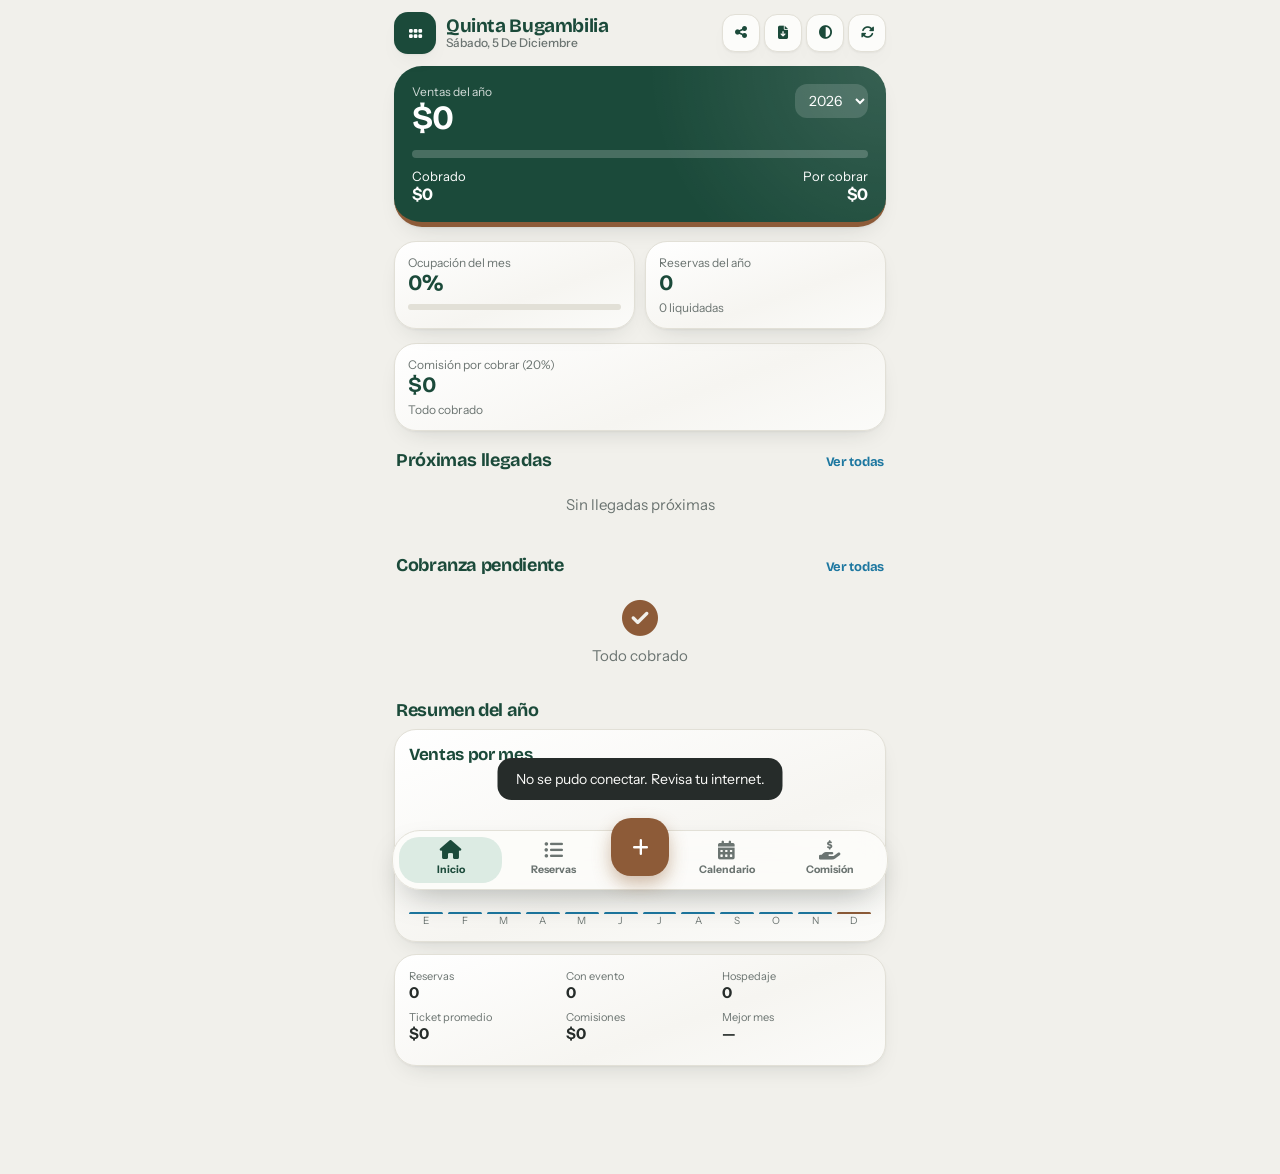
<file: rentas.html>
<!DOCTYPE html>
<html lang="es">
<head>
<meta charset="UTF-8">
<meta name="viewport" content="width=device-width, initial-scale=1, viewport-fit=cover">
<meta name="theme-color" content="#1b4a3a">
<title>Rentas | Quinta Bugambilia</title>
<link href="https://fonts.googleapis.com/css2?family=DM+Sans:wght@400;500;700&family=Fraunces:opsz,wght@9..144,600;9..144,700&display=swap" rel="stylesheet">
<link rel="manifest" href="manifest.json">
<link rel="icon" href="icon.png">
<link rel="apple-touch-icon" href="icon-180.png">
<link rel="stylesheet" href="https://cdnjs.cloudflare.com/ajax/libs/font-awesome/6.4.0/css/all.min.css">
<style>
:root{--bg:#efe8da;--card:#fbfbf8;--mar:linear-gradient(135deg,#fff 0%,#f3f3ef 55%,#fcfcfa 100%);--ink:#2d5a46;--text:#3a4043;--muted:#7b8080;--line:#e2dac9;--wood:#9a6b45;--wood2:#f1e3d3;--blue:#2f6690;--blue2:#dde9f3;--ok:#2d5a46;--ok2:#dcebe2;--bad:#a8432f;--bad2:#f6dfd8;--sh:0 2px 10px rgba(58,64,67,.08)}
:root[data-theme=dark]{--bg:#121815;--card:#1b2420;--mar:linear-gradient(135deg,#202b26,#1b2420);--ink:#7fc4a0;--text:#dde5e0;--muted:#92a09a;--line:#2c3833;--wood:#d3a073;--wood2:#3a2d21;--blue:#7fb2dc;--blue2:#1d2c3a;--ok:#7fc4a0;--ok2:#1c3228;--bad:#f0907c;--bad2:#3a211b;--sh:none}
*{box-sizing:border-box;margin:0;padding:0;-webkit-tap-highlight-color:transparent}
html{background:var(--bg)}
body{font-family:'DM Sans',sans-serif;background:var(--bg);color:var(--text);max-width:520px;margin:0 auto;min-height:100vh;padding:env(safe-area-inset-top) 14px calc(env(safe-area-inset-bottom) + 96px);font-size:15px}
button{font-family:inherit;cursor:pointer;border:0;color:inherit}
input,select{font-family:inherit;font-size:16px;color:var(--text)}
:focus-visible{outline:2px solid var(--blue);outline-offset:2px}
h1,h2,h3,.serif{font-family:'Fraunces',serif}
.top{display:flex;justify-content:space-between;align-items:center;padding:12px 0}
.brand{font-size:21px;font-weight:700;color:var(--ink);line-height:1.1}
.brand small{display:block;font-family:'DM Sans';font-size:12px;font-weight:500;color:var(--muted);text-transform:capitalize}
.ibtn{width:42px;height:42px;border-radius:14px;border:1px solid var(--line);background:var(--card);color:var(--ink);margin-left:6px}
.view{display:none}.view.on{display:block;animation:in .25s}
@keyframes in{from{opacity:0;transform:translateY(6px)}}
.hero{border-radius:24px;padding:18px;color:#fff;background:radial-gradient(circle at 85% 10%,rgba(255,255,255,.16),transparent 40%),linear-gradient(150deg,#2d5a46,#1f4333);border-bottom:5px solid var(--wood);margin-bottom:14px}
.hero .row{display:flex;justify-content:space-between;align-items:flex-start}
.hero .l{font-size:12px;opacity:.8}.hero .big{font-family:Fraunces,serif;font-size:34px;font-weight:700;line-height:1.1}
.hero select{background:rgba(255,255,255,.15);color:#fff;border-radius:12px;padding:7px 10px;font-size:14px;border:0}.hero select option{color:#000}
.bar{height:8px;border-radius:8px;background:rgba(255,255,255,.2);margin:14px 0 10px;overflow:hidden}.bar i{display:block;height:100%;background:#e8d3b4;border-radius:8px;transition:width .6s}
.hs{display:flex;justify-content:space-between;font-size:13px}.hs b{display:block;font-size:16px}
.kg{display:grid;grid-template-columns:1fr 1fr;gap:10px;margin-bottom:14px}
.kc{background:var(--mar);border:1px solid var(--line);border-radius:18px;padding:13px;box-shadow:var(--sh)}
.kc span{font-size:12px;color:var(--muted);display:block}.kc b{font-family:Fraunces,serif;font-size:22px;color:var(--ink)}
.kc .ring{height:6px;border-radius:6px;background:var(--line);margin-top:8px;overflow:hidden}.kc .ring i{display:block;height:100%;background:var(--blue)}
.sec{display:flex;justify-content:space-between;align-items:baseline;margin:18px 2px 8px}.sec h3{font-size:18px;color:var(--ink)}.sec a{font-size:13px;color:var(--blue);font-weight:700}
.hs-row{display:flex;gap:10px;overflow-x:auto;scroll-snap-type:x mandatory;padding-bottom:6px;scrollbar-width:none}.hs-row::-webkit-scrollbar{display:none}
.mini{flex:0 0 78%;scroll-snap-align:start;background:var(--mar);border:1px solid var(--line);border-radius:18px;padding:12px;display:flex;gap:12px;align-items:center;box-shadow:var(--sh)}
.dt{width:52px;height:56px;border-radius:14px;background:var(--wood2);color:var(--wood);text-align:center;font-weight:700;display:flex;flex-direction:column;justify-content:center;flex:none}.dt b{font-size:20px;line-height:1}.dt small{font-size:11px;text-transform:uppercase}
.mini .n{font-weight:700;color:var(--text)}.mini .s{font-size:12px;color:var(--muted)}
.deb{display:flex;align-items:center;gap:10px;background:var(--card);border:1px solid var(--line);border-radius:14px;padding:10px 12px;margin-bottom:8px;width:100%;text-align:left}
.deb b{margin-left:auto;color:var(--bad)}
.av{width:40px;height:40px;border-radius:50%;background:var(--blue2);color:var(--blue);font-weight:700;display:flex;align-items:center;justify-content:center;flex:none;font-size:14px}
.stick{position:sticky;top:0;z-index:20;background:var(--bg);padding:8px 0 6px}
.search{position:relative;margin-bottom:8px}.search i{position:absolute;left:14px;top:50%;transform:translateY(-50%);color:var(--muted)}
.search input{width:100%;padding:13px 14px 13px 40px;border-radius:16px;border:1px solid var(--line);background:var(--card)}
.chips{display:flex;gap:7px;overflow-x:auto;scrollbar-width:none;margin-bottom:8px}.chips::-webkit-scrollbar{display:none}
.chip{padding:9px 15px;border-radius:20px;border:1px solid var(--line);background:var(--card);color:var(--muted);font-size:14px;font-weight:500;white-space:nowrap}
.chip.on{background:var(--ink);color:var(--card);border-color:var(--ink)}
.sel2{display:grid;grid-template-columns:1fr 1fr;gap:8px}.sel2 select,.f select,.f input{width:100%;padding:12px;border-radius:12px;border:1px solid var(--line);background:var(--card)}
.cnt{font-size:12px;color:var(--muted);margin:8px 2px}
.list{display:flex;flex-direction:column;gap:12px}
.rc{background:var(--mar);border-radius:20px;padding:14px;box-shadow:var(--sh);border:1px solid var(--line)}
.rc.debe{border-left:5px solid var(--bad)}.rc:not(.debe){border-left:5px solid var(--ok)}
.rh{display:flex;gap:10px;align-items:center}.rn{font-weight:700;font-size:16px;color:var(--text)}.rm{font-size:12px;color:var(--muted)}
.badge{margin-left:auto;font-size:12px;font-weight:700;padding:5px 10px;border-radius:20px;white-space:nowrap}.badge.ok{background:var(--ok2);color:var(--ok)}.badge.bad{background:var(--bad2);color:var(--bad)}
.tags{display:flex;gap:6px;flex-wrap:wrap;margin:11px 0}.tag{font-size:12px;padding:5px 9px;border-radius:9px;background:var(--bg);color:var(--text)}.tag i{color:var(--wood);margin-right:4px}.tag.bl{background:var(--blue2);color:var(--blue)}.tag.bl i{color:var(--blue)}
.money{display:grid;grid-template-columns:repeat(3,1fr);gap:8px;margin-bottom:8px}.money span{display:block;font-size:11px;color:var(--muted)}.money b{font-size:15px}
.pbar{height:6px;border-radius:6px;background:var(--line);overflow:hidden;margin-bottom:12px}.pbar i{display:block;height:100%;background:var(--ok)}
.acts{display:flex;gap:7px}.acts button{flex:1;min-height:44px;border-radius:12px;font-size:13px;font-weight:700}
.a1{background:var(--ok2);color:var(--ok)}.a2{background:var(--blue2);color:var(--blue)}.a3{background:var(--wood2);color:var(--wood)}
.empty{text-align:center;padding:40px 16px;color:var(--muted)}.empty i{font-size:36px;display:block;margin-bottom:10px;color:var(--wood)}
.sk{height:160px;border-radius:20px;background:linear-gradient(90deg,var(--line),var(--card),var(--line));background-size:200% 100%;animation:sk 1.2s infinite}@keyframes sk{to{background-position:-200% 0}}
.cal-h{display:flex;align-items:center;gap:6px;margin:8px 0 12px}.cal-h h3{flex:1;text-align:center;font-size:22px;color:var(--ink)}
.cal-s{display:grid;grid-template-columns:repeat(4,1fr);gap:8px;margin-bottom:12px}.cal-s div{background:var(--mar);border:1px solid var(--line);border-radius:14px;padding:9px 6px;text-align:center;box-shadow:var(--sh);min-width:0}.cal-s b{display:block;font-family:Fraunces,serif;font-size:17px;color:var(--ink);white-space:nowrap;overflow:hidden;text-overflow:ellipsis}.cal-s span{font-size:11px;color:var(--muted)}
.cal{display:grid;grid-template-columns:repeat(7,minmax(0,1fr));gap:5px}.cal.fade{animation:in .25s}.dh{text-align:center;font-size:11px;color:var(--muted);font-weight:700;padding-bottom:2px}
.cd{font:inherit;background:var(--card);border:1px solid var(--line);border-radius:12px;min-height:88px;padding:4px;display:flex;flex-direction:column;gap:3px;overflow:hidden;text-align:left;min-width:0}
.cd.void{background:none;border-color:transparent}.cd.hoy{border:2px solid var(--ink);background:var(--ok2)}.cd.pas{opacity:.55}
.cn{font-size:13px;font-weight:700;color:var(--text);padding-left:2px;line-height:1.2}.cd.hoy .cn{color:var(--ink)}
.hv{flex:1;min-height:25px;border-radius:7px;background:var(--ok2);display:flex;align-items:center;padding:0 4px;font-size:10px;font-weight:700;color:var(--card);overflow:hidden}.hv span{white-space:nowrap;overflow:hidden;text-overflow:ellipsis}.hv.o{background:var(--wood)}.hv.p{background:var(--ink)}.cd.hoy .hv:not(.o):not(.p){background:var(--card)}
.leg{display:flex;gap:14px;justify-content:center;font-size:12px;color:var(--muted);margin:14px 0;flex-wrap:wrap}.leg i{display:inline-block;width:12px;height:12px;border-radius:4px;margin-right:5px;vertical-align:-2px}
.bx{background:var(--mar);border:1px solid var(--line);border-radius:20px;padding:14px;margin-bottom:12px}.bx h4{font-family:Fraunces,serif;color:var(--ink);font-size:17px;margin-bottom:12px}
.chart{display:flex;align-items:flex-end;gap:5px;height:150px}.chart div{flex:1;display:flex;flex-direction:column;justify-content:flex-end;align-items:center;height:100%;font-size:10px;color:var(--muted)}.chart i{display:block;width:100%;border-radius:6px 6px 2px 2px;background:var(--blue);min-height:2px}.chart div.cur i{background:var(--wood)}.chart em{font-style:normal;font-size:9px;margin-bottom:2px}
.btn-w{width:100%;padding:14px;border-radius:14px;background:var(--ink);color:var(--card);font-size:15px;font-weight:700}
.nav{position:fixed;left:50%;transform:translateX(-50%);width:100%;max-width:520px;bottom:0;background:var(--card);border-top:1px solid var(--line);display:flex;align-items:center;padding:8px 6px calc(env(safe-area-inset-bottom) + 8px);z-index:50}
.nav button{flex:1;background:none;color:var(--muted);font-size:11px;font-weight:700;display:flex;flex-direction:column;gap:3px;align-items:center;padding:4px;min-height:46px}.nav button i{font-size:19px}.nav button.on{color:var(--ink)}
.nav .plus{flex:none;width:58px;height:58px;border-radius:20px;background:var(--wood);color:#fff;font-size:22px;margin:-30px 6px 0;box-shadow:0 8px 18px rgba(154,107,69,.45);justify-content:center}
.modal{position:fixed;inset:0;background:rgba(20,28,24,.55);display:none;align-items:flex-end;justify-content:center;z-index:100}.modal.on{display:flex}
.sheet{background:var(--card);width:100%;max-width:520px;max-height:92vh;overflow-y:auto;border-radius:26px 26px 0 0;padding:10px 18px calc(env(safe-area-inset-bottom) + 18px);animation:up .25s}@keyframes up{from{transform:translateY(100%)}}
.grab{width:42px;height:5px;border-radius:5px;background:var(--line);margin:0 auto 10px}
.sh{display:flex;justify-content:space-between;align-items:center;margin-bottom:12px}.sh h3{font-size:21px;color:var(--ink)}
.fs{font-size:12px;font-weight:700;color:var(--wood);margin:14px 0 6px;text-transform:uppercase;letter-spacing:.5px}
.g2{display:grid;grid-template-columns:1fr 1fr;gap:10px}.f{display:flex;flex-direction:column;gap:4px;margin-bottom:10px}.f label{font-size:12px;color:var(--muted)}.f input[readonly]{background:var(--bg);font-weight:700}
.warn{display:none;background:var(--bad2);color:var(--bad);padding:10px 12px;border-radius:12px;font-size:13px;margin-bottom:10px}
.foot{display:flex;gap:10px;margin-top:8px}.btn{flex:1;min-height:50px;border-radius:14px;font-size:15px;font-weight:700}.b1{background:var(--ink);color:var(--card)}.b2{background:var(--bg);color:var(--text)}.b3{flex:0 0 52px;background:var(--bad2);color:var(--bad)}
#cv{width:100%;height:auto;border-radius:14px;border:1px solid var(--line);margin:4px 0 12px;display:block}
.toast{position:fixed;left:50%;bottom:calc(env(safe-area-inset-bottom) + 100px);transform:translateX(-50%) translateY(20px);background:var(--text);color:var(--card);padding:12px 18px;border-radius:14px;font-size:14px;opacity:0;pointer-events:none;transition:.25s;z-index:200;max-width:90%;text-align:center}.toast.on{opacity:1;transform:translateX(-50%)}

.note{font-size:13px;color:var(--text);background:var(--wood2);border-radius:10px;padding:8px 10px;margin:0 0 10px;display:-webkit-box;-webkit-line-clamp:2;-webkit-box-orient:vertical;overflow:hidden;white-space:pre-line}
textarea{width:100%;padding:12px;border-radius:12px;border:1px solid var(--line);background:var(--card);font-size:15px;font-family:inherit;color:var(--text);line-height:1.45;resize:vertical}
.badge.par{background:var(--wood2);color:var(--wood)}
.cmr{display:flex;align-items:center;gap:8px;margin:0 0 10px;padding:8px 10px;border-radius:12px;background:var(--wood2);font-size:13px;color:var(--text)}
.cmr i{color:var(--wood)}.cmr b{margin-left:auto}
.st{font-size:11px;font-weight:700;padding:3px 8px;border-radius:12px}.st.p{background:var(--bad2);color:var(--bad)}.st.a{background:var(--wood);color:#fff}.st.ok{background:var(--ok2);color:var(--ok)}
.prev{display:none;background:var(--bg);border-radius:12px;padding:10px 12px;margin:0 0 12px;font-size:13px}.prev div{display:flex;justify-content:space-between;gap:10px;padding:3px 0}.prev .tot{border-top:1px solid var(--line);margin-top:4px;padding-top:6px;font-weight:700}.prev .fav{color:var(--blue);font-weight:700}
.chk{display:flex;gap:8px;align-items:center;font-size:13px;color:var(--muted);margin:0 0 12px}.chk input{width:18px;height:18px}
.favb{display:none;margin-top:12px;padding:8px 12px;border-radius:12px;background:rgba(255,255,255,.16);font-size:13px}
.hp{background:var(--mar);border:1px solid var(--line);border-radius:16px;padding:12px;margin-bottom:10px}.hp.an{opacity:.55}.hp .t{display:flex;justify-content:space-between;align-items:baseline;gap:8px}.hp .t b{font-size:16px;color:var(--ok)}.hp .d{font-size:12px;color:var(--muted);margin-top:4px;line-height:1.5}
@media(prefers-reduced-motion:reduce){*{animation:none!important;transition:none!important}}
</style>
<link rel="stylesheet" href="qb-theme.css">
</head>
<body>
<div class="top"><a class="ibtn home" href="index.html" aria-label="Ir al menú principal"><i class="fas fa-grip"></i></a>
  <div class="brand">Quinta Bugambilia<small id="hoy"></small></div>
  <div><button class="ibtn" onclick="abrirDisp()" aria-label="Disponibilidad para clientes"><i class="fas fa-share-nodes"></i></button><button class="ibtn" onclick="csv()" aria-label="Exportar CSV"><i class="fas fa-file-arrow-down"></i></button><button class="ibtn" onclick="tema()" aria-label="Tema"><i class="fas fa-circle-half-stroke"></i></button><button class="ibtn" onclick="cargar(true)" aria-label="Actualizar"><i class="fas fa-rotate" id="sync"></i></button></div>
</div>

<div id="v-ini" class="view on">
  <div class="hero">
    <div class="row"><div><div class="l">Ventas del año</div><div class="big" id="k-t">$0</div></div><select id="anio" onchange="anio=+this.value;todo()" aria-label="Año"></select></div>
    <div class="bar"><i id="k-b" style="width:0"></i></div>
    <div class="hs"><div>Cobrado<b id="k-c">$0</b></div><div style="text-align:right">Por cobrar<b id="k-s">$0</b></div></div>
  </div>
  <div class="kg"><div class="kc"><span>Ocupación del mes</span><b id="k-o">0%</b><div class="ring"><i id="k-ob" style="width:0"></i></div></div><div class="kc"><span>Reservas del año</span><b id="k-r">0</b><span id="k-r2" style="margin-top:4px"></span></div></div>
  <button class="kc" id="k-com" onclick="go('com')" style="width:100%;text-align:left;margin-bottom:14px;display:block"><span>Comisión por cobrar (20%)</span><b id="k-cp">$0</b><span id="k-cp2" style="margin-top:4px"></span></button>
  <div class="sec"><h3>Próximas llegadas</h3><a href="#" onclick="ir('lista','proximas');return false">Ver todas</a></div>
  <div class="hs-row" id="prox"></div>
  <div class="sec"><h3>Cobranza pendiente</h3><a href="#" onclick="ir('lista','saldo');return false">Ver todas</a></div>
  <div id="cobr"></div>
  <div class="sec"><h3>Resumen del año</h3></div>
  <div class="bx"><h4>Ventas por mes</h4><div class="chart" id="chart"></div></div>
  <div class="bx"><div id="res"></div></div>
</div>

<div id="v-lista" class="view">
  <div class="stick">
    <div class="search"><i class="fas fa-search"></i><input id="q" placeholder="Buscar cliente, folio o teléfono" oninput="render()" aria-label="Buscar"></div>
    <div class="chips" id="chips"><button class="chip on" data-f="todos">Todos</button><button class="chip" data-f="proximas">Próximas</button><button class="chip" data-f="saldo">Con saldo</button><button class="chip" data-f="liq">Liquidados</button><button class="chip" data-f="evento">Eventos</button><button class="chip" data-f="hosp">Hospedaje</button><button class="chip" data-f="pasadas">Pasadas</button></div>
    <div class="sel2"><select id="fmes" onchange="render()" aria-label="Mes"></select><select id="orden" onchange="render()" aria-label="Orden"><option value="fa">Fecha ↑</option><option value="fd">Fecha ↓</option><option value="sd">Mayor saldo</option><option value="td">Mayor venta</option><option value="nd">Folio ↓</option></select></div>
  </div>
  <div class="cnt" id="cnt"></div>
  <div class="list" id="list"><div class="sk"></div><div class="sk"></div></div>
</div>

<div id="v-cal" class="view">
  <div class="cal-h"><button class="ibtn" onclick="mesCal(-1)" aria-label="Mes anterior"><i class="fas fa-chevron-left"></i></button><h3 id="cal-t"></h3><button class="ibtn" onclick="hoyCal()" aria-label="Ir a hoy"><i class="fas fa-crosshairs"></i></button><button class="ibtn" onclick="mesCal(1)" aria-label="Mes siguiente"><i class="fas fa-chevron-right"></i></button></div>
  <div class="cal-s" id="cal-s"></div>
  <div class="cal" id="cal"></div>
  <div class="leg"><span><i style="background:var(--ok2);border:1px solid var(--line)"></i>Libre</span><span><i style="background:var(--wood)"></i>Con saldo</span><span><i style="background:var(--ink)"></i>Liquidado</span><span>Arriba: mañana · Abajo: tarde</span></div>
  <div class="sec" style="margin-top:4px"><h3>Próximos sábados libres</h3></div>
  <div class="chips" id="sabs"></div>
  <button class="btn-w" onclick="abrirDisp()"><i class="fas fa-image"></i> Imagen de disponibilidad</button>
</div>

<div id="v-com" class="view">
  <div class="hero">
    <div class="l">Comisión por cobrar (reservas ya realizadas)</div><div class="big" id="c-p">$0</div>
    <div class="bar"><i id="c-b" style="width:0"></i></div>
    <div class="hs"><div>Cobrado<b id="c-c">$0</b></div><div style="text-align:right">Reservas futuras<b id="c-f">$0</b></div></div>
    <div class="favb" id="c-fav"></div>
    <button class="btn-w" style="margin-top:14px;background:var(--wood);color:#fff" onclick="abrirPago()"><i class="fas fa-hand-holding-dollar"></i> Registrar pago recibido</button>
  </div>
  <div class="chips" id="c-chips"><button class="chip on" data-c="pen">Pendientes</button><button class="chip" data-c="pag">Pagadas</button><button class="chip" data-c="todas">Todas</button></div>
  <div class="cnt" id="c-cnt"></div>
  <div class="list" id="c-list"></div>
  <div class="sec"><h3>Historial de pagos</h3><a href="#" id="c-anular" onclick="anularPago();return false" style="display:none;color:var(--bad)">Anular el último</a></div>
  <div id="c-hist"></div>
</div>

<nav class="nav" id="nav">
  <button class="on" data-v="ini"><i class="fas fa-house"></i>Inicio</button>
  <button data-v="lista"><i class="fas fa-list-ul"></i>Reservas</button>
  <button class="plus" onclick="abrirNuevo()" aria-label="Nueva reservación"><i class="fas fa-plus"></i></button>
  <button data-v="cal"><i class="fas fa-calendar-days"></i>Calendario</button>
  <button data-v="com"><i class="fas fa-hand-holding-dollar"></i>Comisión</button>
</nav>

<div class="modal" id="m-form"><div class="sheet"><div class="grab"></div>
  <div class="sh"><h3 id="m-t">Nueva reservación</h3><button class="ibtn" onclick="cerrar('m-form')" aria-label="Cerrar"><i class="fas fa-xmark"></i></button></div>
  <form id="form" onsubmit="guardar(event)">
    <input type="hidden" id="f-folio">
    <div class="f"><label>Cliente</label><input id="f-nombre" required placeholder="Nombre completo"></div>
    <div class="g2"><div class="f"><label>Teléfono</label><input id="f-tel" type="tel" inputmode="tel"></div><div class="f"><label>Teléfono 2</label><input id="f-tel2" type="tel" inputmode="tel"></div></div>
    <div class="fs">Estancia</div>
    <div class="g2"><div class="f"><label>Entrada</label><input type="date" id="f-ent" onchange="autoMes();revisar()"></div><div class="f"><label>Salida</label><input type="date" id="f-sal" onchange="revisar()"></div></div>
    <div class="g2"><div class="f"><label>Hospedaje</label><input id="f-hosp" placeholder="Ej. 12 personas"></div><div class="f"><label>Evento</label><input id="f-evt" placeholder="Ej. 50 personas"></div></div>
    <div class="f"><label>Mes de renta</label><select id="f-mes"></select></div>
    <div class="warn" id="f-warn"></div>
    <div class="fs">Anotaciones</div>
    <div class="f"><textarea id="f-notas" rows="3" placeholder="Escribe aquí lo que necesites recordar de esta reserva"></textarea></div>
    <div class="fs">Pagos</div>
    <div class="g2"><div class="f"><label>Total venta ($)</label><input type="number" inputmode="decimal" step="0.01" id="f-total" oninput="saldo()" required></div><div class="f"><label>Saldo ($)</label><input id="f-saldo" readonly></div></div>
    <div class="g2"><div class="f"><label>Anticipo 1 ($)</label><input type="number" inputmode="decimal" step="0.01" id="f-a1" oninput="saldo()"></div><div class="f"><label>Fecha anticipo 1</label><input type="date" id="f-fa1"></div></div>
    <div class="g2"><div class="f"><label>Anticipo 2 ($)</label><input type="number" inputmode="decimal" step="0.01" id="f-a2" oninput="saldo()"></div><div class="f"><label>Fecha anticipo 2</label><input type="date" id="f-fa2"></div></div>
    <div class="fs">Comisión (automática)</div>
    <div class="g2"><div class="f"><label>Comisión 20% ($)</label><input id="f-com" readonly></div><div class="f"><label>Cobrada ($)</label><input id="f-comp" readonly></div></div>
    <div class="f"><label>Estado</label><input id="f-comst" readonly></div>
    <div class="foot"><button type="button" class="btn b3" id="btn-d" onclick="eliminar()" aria-label="Eliminar"><i class="fas fa-trash"></i></button><button type="button" class="btn b2" onclick="cerrar('m-form')">Cancelar</button><button class="btn b1" id="btn-g">Guardar</button></div>
  </form>
</div></div>

<div class="modal" id="m-pago"><div class="sheet"><div class="grab"></div><div class="sh"><h3>Pago de comisión</h3><button class="ibtn" onclick="cerrar('m-pago')" aria-label="Cerrar"><i class="fas fa-xmark"></i></button></div>
  <p id="pg-i" style="margin-bottom:12px;color:var(--muted);font-size:13px"></p>
  <div class="g2"><div class="f"><label>Monto recibido ($)</label><input type="number" inputmode="decimal" step="0.01" id="pg-m" oninput="prevPago()" placeholder="0.00"></div><div class="f"><label>Fecha</label><input type="date" id="pg-f"></div></div>
  <div class="f"><label>Nota (opcional)</label><input id="pg-n" placeholder="Ej. transferencia"></div>
  <label class="chk"><input type="checkbox" id="pg-fut" onchange="prevPago()"> Incluir reservas futuras (aún no se realizan)</label>
  <div class="prev" id="pg-prev"></div>
  <div class="foot"><button class="btn b1" id="pg-b" onclick="guardarPago()">Aplicar pago</button></div>
</div></div>
<div class="modal" id="m-dia"><div class="sheet"><div class="grab"></div><div class="sh"><h3 id="dia-t"></h3><button class="ibtn" onclick="cerrar('m-dia')" aria-label="Cerrar"><i class="fas fa-xmark"></i></button></div><div id="dia-b"></div></div></div>

<div class="modal" id="m-ab"><div class="sheet"><div class="grab"></div><div class="sh"><h3>Registrar abono</h3><button class="ibtn" onclick="cerrar('m-ab')" aria-label="Cerrar"><i class="fas fa-xmark"></i></button></div>
  <p id="ab-i" style="margin-bottom:12px;color:var(--muted)"></p><input type="hidden" id="ab-f">
  <div class="f"><label>Monto ($)</label><input type="number" inputmode="decimal" id="ab-m" placeholder="0.00"></div>
  <div class="chips"><button class="chip" onclick="abTodo()">Liquidar todo</button><button class="chip" onclick="abMitad()">50% del saldo</button></div>
  <div class="foot"><button class="btn b1" onclick="abonar()">Registrar abono</button></div>
</div></div>

<div class="modal" id="m-disp"><div class="sheet"><div class="grab"></div><div class="sh"><h3>Disponibilidad</h3><button class="ibtn" onclick="cerrar('m-disp')" aria-label="Cerrar"><i class="fas fa-xmark"></i></button></div>
  <div class="g2"><div class="f"><label>Mes</label><select id="d-mes" onchange="dibujar()"></select></div><div class="f"><label>Contacto en la imagen</label><input id="d-ct" placeholder="Tel. o WhatsApp" oninput="dibujar()"></div></div>
  <canvas id="cv" width="1080" height="1350"></canvas>
  <div class="foot"><button class="btn b2" onclick="bajar()"><i class="fas fa-download"></i> Descargar</button><button class="btn b1" onclick="compartir()"><i class="fas fa-share-nodes"></i> Compartir</button></div>
</div></div>
<div class="modal" id="m-wa"><div class="sheet"><div class="grab"></div><div class="sh"><h3>Enviar por WhatsApp</h3><button class="ibtn" onclick="cerrar('m-wa')" aria-label="Cerrar"><i class="fas fa-xmark"></i></button></div>
  <p id="wa-i" style="margin-bottom:10px;color:var(--muted)"></p>
  <div class="chips" id="wa-ops"><button class="chip on" data-k="saldo"><i class="fas fa-coins"></i> Saldo</button><button class="chip" data-k="ubic"><i class="fas fa-location-dot"></i> Ubicación</button><button class="chip" data-k="banco"><i class="fas fa-building-columns"></i> Datos bancarios</button><button class="chip" data-k="info"><i class="fas fa-circle-info"></i> Info Renta</button></div>
  <div class="f"><label for="wa-t">Mensaje (puedes editarlo antes de enviar)</label><textarea id="wa-t" rows="12"></textarea></div>
  <div class="foot"><button class="btn b1" onclick="waEnviar()"><i class="fab fa-whatsapp"></i> Enviar por WhatsApp</button></div>
</div></div>
<div class="toast" id="toast"></div>

<script>
const URL_API="https://script.google.com/macros/s/AKfycbyUuSbd7XOIskwITU6wPbw7jDajpHvTHcOYaVSwWW83y9tOHzECOmk8yzMASq8eNJNT/exec";
const MESES=["enero","febrero","marzo","abril","mayo","junio","julio","agosto","septiembre","octubre","noviembre","diciembre"];
const MC=MESES.map(m=>m.slice(0,3)),cap=s=>s[0].toUpperCase()+s.slice(1);
const $=id=>document.getElementById(id);
let pagosCom=[],credito=0,cfil="pen",busy=false,datos=[],filtro="todos",anio=new Date().getFullYear(),calF=new Date();calF.setDate(1);

/* ---- Utilidades ---- */
const num=v=>{if(typeof v==="number")return isNaN(v)?0:v;const n=parseFloat(String(v||"").replace(/[^0-9.-]/g,""));return isNaN(n)?0:n};
const $$=v=>"$"+num(v).toLocaleString("es-MX",{maximumFractionDigits:0});
const esc=s=>String(s==null?"":s).replace(/[&<>"']/g,c=>({"&":"&amp;","<":"&lt;",">":"&gt;",'"':"&quot;","'":"&#39;"}[c]));
const iso=d=>d.getFullYear()+"-"+String(d.getMonth()+1).padStart(2,"0")+"-"+String(d.getDate()).padStart(2,"0");
function aFecha(s,mdy){
  if(!s||s==="-")return null;s=String(s).trim();
  let m=s.match(/^(\d{4})-(\d{1,2})-(\d{1,2})(T.*)?$/);
  if(m){if(m[4]){const d=new Date(s);return isNaN(d)?null:new Date(d.getFullYear(),d.getMonth(),d.getDate())}return new Date(+m[1],m[2]-1,+m[3])}
  m=s.match(/^(\d{1,2})\/(\d{1,2})\/(\d{4})$/);
  if(m){let a=+m[1],b=+m[2],dia=mdy?b:a,mes=mdy?a:b;if(mes>12)[dia,mes]=[mes,dia];return new Date(+m[3],mes-1,dia)}
  const d=new Date(s);return isNaN(d)?null:new Date(d.getFullYear(),d.getMonth(),d.getDate());
}
const aISO=(s,mdy)=>{const d=aFecha(s,mdy);return d?iso(d):""};
const fmtF=d=>d?d.getDate()+" "+MC[d.getMonth()]+(d.getFullYear()!==new Date().getFullYear()?" "+d.getFullYear():""):"—";
const hoy0=()=>{const d=new Date();d.setHours(0,0,0,0);return d};
const saldoDe=r=>Math.max(0,num(r.total_venta)-num(r.anticipo1)-num(r.anticipo2));
const ent=r=>aFecha(r.fecha_entrada),sal=r=>aFecha(r.fecha_salida)||ent(r);
/* ---- Comisión: 20% del total de la venta ---- */
const COM_PCT=0.20,r2=n=>Math.round((n+Number.EPSILON)*100)/100;
const $c=v=>{const n=num(v);return "$"+n.toLocaleString("es-MX",{minimumFractionDigits:Number.isInteger(n)?0:2,maximumFractionDigits:2})};
const comDe=r=>r2(num(r.total_venta)*COM_PCT);
const comPag=r=>r.comision_pagada!==undefined&&r.comision_pagada!==""?r2(num(r.comision_pagada)):(String(r.fecha_cobrado||"").replace("-","").trim()?comDe(r):0);
const comPen=r=>Math.max(0,r2(comDe(r)-comPag(r)));
const estTxt=r=>{const c=comDe(r),p=comPag(r);return c<=0?"Sin comisión":comPen(r)<=0?"Pagada"+(r.comision_no?" · "+r.comision_no:""):p>0?"Parcial · resta "+$c(comPen(r))+(r.comision_no?" · "+r.comision_no:""):"Pendiente"};
const ini=n=>(n||"?").trim().split(/\s+/).slice(0,2).map(w=>w[0]).join("").toUpperCase();
const vib=()=>navigator.vibrate&&navigator.vibrate(10);
function toast(t){const e=$("toast");e.textContent=t;e.classList.add("on");clearTimeout(toast.t);toast.t=setTimeout(()=>e.classList.remove("on"),2600)}
function cerrar(id){$(id).classList.remove("on")}
function tema(){const r=document.documentElement,d=r.dataset.theme==="dark"?"":"dark";d?r.dataset.theme="dark":r.removeAttribute("data-theme");try{localStorage.setItem("qb-tema",d)}catch(e){}}
try{if(localStorage.getItem("qb-tema")==="dark")document.documentElement.dataset.theme="dark"}catch(e){}

/* ---- Datos ---- */
async function cargar(manual){
  $("sync").classList.add("fa-spin");
  try{const[res,rp]=await Promise.all([fetch(URL_API,{redirect:"follow"}),fetch(URL_API+"?action=pagos",{redirect:"follow"}).catch(()=>null)]);const d=await res.json();if(!Array.isArray(d))throw new Error("Respuesta inesperada");datos=d;try{const j=rp&&await rp.json();if(j&&j.status==="success"){pagosCom=j.pagos||[];credito=num(j.saldo_a_favor)}}catch(e){}try{localStorage.setItem("qb-cache",JSON.stringify(datos))}catch(e){}if(manual)toast("Datos actualizados")}
  catch(err){try{const c=localStorage.getItem("qb-cache");if(c&&!datos.length){datos=JSON.parse(c);toast("Sin conexión: últimos datos guardados")}else toast("No se pudo conectar. Revisa tu internet.")}catch(e){toast("No se pudo conectar.")}}
  $("sync").classList.remove("fa-spin");anios();todo();
}
const delAnio=()=>datos.filter(r=>{const e=ent(r);return e&&e.getFullYear()===anio});
function anios(){const s=new Set(datos.map(r=>{const e=ent(r);return e&&e.getFullYear()}).filter(Boolean));s.add(new Date().getFullYear());const a=[...s].sort((x,y)=>y-x);if(!a.includes(anio))anio=a[0];$("anio").innerHTML=a.map(y=>`<option ${y===anio?"selected":""}>${y}</option>`).join("")}
function todo(){inicio();render();pintarCal();resumen();renderCom();renderHist()}
async function api(accion,extra){const r=await fetch(URL_API,{method:"POST",body:JSON.stringify({accion,...extra})});let j;try{j=await r.json()}catch(e){throw new Error("El servidor no respondió bien. Revisa que el Apps Script esté publicado.")}if(j.status!=="success")throw new Error(j.message||"Error del servidor");return j}
const pl=r=>({folio:r.folio,nombre:r.nombre,mes_renta:r.mes_renta,telefono:r.telefono,hospedaje:r.hospedaje,evento:r.evento,fecha_entrada:aISO(r.fecha_entrada),fecha_salida:aISO(r.fecha_salida),total_venta:r.total_venta,anticipo1:r.anticipo1,fecha_anticipo1:aISO(r.fecha_anticipo1,true),anticipo2:r.anticipo2,fecha_anticipo2:aISO(r.fecha_anticipo2,true),saldo:saldoDe(r),telefono_2:r.telefono_2,anotaciones:r.anotaciones});
const buscar=f=>datos.find(r=>String(r.folio)===String(f));

/* ---- Inicio ---- */
function inicio(){
  let t=0,c=0,s=0;const rs=delAnio();rs.forEach(r=>{t+=num(r.total_venta);c+=num(r.anticipo1)+num(r.anticipo2);s+=saldoDe(r)});
  $("k-t").textContent=$$(t);$("k-c").textContent=$$(c);$("k-s").textContent=$$(s);$("k-b").style.width=(t?Math.min(100,c/t*100):0)+"%";
  $("k-r").textContent=rs.length;$("k-r2").textContent=rs.filter(r=>saldoDe(r)===0).length+" liquidadas";
  const h=hoy0(),a=h.getFullYear(),m=h.getMonth(),n=new Date(a,m+1,0).getDate();let oc=0;
  for(let d=1;d<=n;d++){const j=jornadas(new Date(a,m,d));if(j.m||j.t)oc++}
  const p=Math.round(oc/n*100);$("k-o").textContent=p+"%";$("k-ob").style.width=p+"%";
  const pr=datos.filter(r=>{const e=ent(r);return e&&e>=h}).sort((x,y)=>ent(x)-ent(y)).slice(0,6);
  $("prox").innerHTML=pr.length?pr.map(r=>{const e=ent(r),d=Math.round((e-h)/864e5);return `<div class="mini" onclick="abrirEditar('${r.folio}')"><div class="dt"><b>${e.getDate()}</b><small>${MC[e.getMonth()]}</small></div><div><div class="n">${esc(r.nombre)}</div><div class="s">${d===0?"Hoy":d===1?"Mañana":"En "+d+" días"} · ${saldoDe(r)>0?"debe "+$$(saldoDe(r)):"liquidado"}</div></div></div>`}).join(""):`<div class="empty" style="width:100%;padding:16px">Sin llegadas próximas</div>`;
  const dd=rs.filter(r=>saldoDe(r)>0).sort((x,y)=>saldoDe(y)-saldoDe(x)).slice(0,4);
  $("cobr").innerHTML=dd.length?dd.map(r=>`<button class="deb" onclick="abrirAbono('${r.folio}')"><span class="av">${esc(ini(r.nombre))}</span><span>${esc(r.nombre)}<br><small style="color:var(--muted)">${fmtF(ent(r))}</small></span><b>${$$(saldoDe(r))}</b></button>`).join(""):`<div class="empty" style="padding:16px"><i class="fas fa-circle-check"></i>Todo cobrado</div>`;
}

/* ---- Lista ---- */
$("fmes").innerHTML='<option value="">Todos los meses</option>'+MESES.map((m,i)=>`<option value="${i}">${cap(m)}</option>`).join("");
$("chips").addEventListener("click",e=>{const b=e.target.closest(".chip");if(!b)return;vib();setF(b.dataset.f)});
function setF(f){filtro=f;document.querySelectorAll("#chips .chip").forEach(c=>c.classList.toggle("on",c.dataset.f===f));render()}
function ir(v,f){go(v);if(f)setF(f)}
function render(){
  const q=$("q").value.toLowerCase().trim(),h=hoy0(),mf=$("fmes").value;
  let r=delAnio().filter(x=>!q||String(x.folio).includes(q)||(x.nombre||"").toLowerCase().includes(q)||String(x.telefono||"").replace(/\D/g,"").includes(q.replace(/\D/g,"")||"§"));
  if(mf!=="")r=r.filter(x=>{const e=ent(x);return e&&e.getMonth()===+mf});
  const F={saldo:x=>saldoDe(x)>0,liq:x=>saldoDe(x)===0,proximas:x=>ent(x)&&ent(x)>=h,pasadas:x=>sal(x)&&sal(x)<h,evento:x=>!!x.evento,hosp:x=>!!x.hospedaje};
  if(F[filtro])r=r.filter(F[filtro]);
  const o=$("orden").value;
  r.sort((a,b)=>o==="fa"?ent(a)-ent(b):o==="fd"?ent(b)-ent(a):o==="sd"?saldoDe(b)-saldoDe(a):o==="td"?num(b.total_venta)-num(a.total_venta):num(b.folio)-num(a.folio));
  $("cnt").textContent=r.length+" reserva"+(r.length===1?"":"s")+" · "+$$(r.reduce((s,x)=>s+num(x.total_venta),0))+" en ventas · "+$$(r.reduce((s,x)=>s+saldoDe(x),0))+" por cobrar";
  $("list").innerHTML=r.length?r.map(tarjeta).join(""):`<div class="empty"><i class="fas fa-calendar-xmark"></i>Sin reservaciones con estos filtros.<br>Toca + para agregar una.</div>`;
}
function tarjeta(x){
  const t=num(x.total_venta),p=num(x.anticipo1)+num(x.anticipo2),s=saldoDe(x),e=ent(x),sa=sal(x),h=hoy0();
  const noches=e&&sa?Math.round((sa-e)/864e5):0,tel=String(x.telefono||x.telefono_2||"").replace(/\D/g,"");
  const d=e?Math.round((e-h)/864e5):null,cu=d===null?"":sa<h?"Pasada":d<=0?"En curso":d===1?"Mañana":"En "+d+" días";
  return `<div class="rc ${s>0?"debe":""}">
  <div class="rh"><span class="av">${esc(ini(x.nombre))}</span><div><div class="rn">${esc(x.nombre||"Sin nombre")}</div><div class="rm">Folio ${esc(x.folio)}</div></div><span class="badge ${s>0?"bad":"ok"}">${s>0?"Debe "+$$(s):"Liquidado"}</span></div>
  <div class="tags"><span class="tag"><i class="fas fa-calendar"></i>${e?(noches>0?fmtF(e)+" → "+fmtF(sa):fmtF(e)):"Sin fecha"}</span>${cu?`<span class="tag bl">${cu}</span>`:""}${noches>0?`<span class="tag">${noches} noche${noches>1?"s":""}</span>`:""}${x.hospedaje?`<span class="tag"><i class="fas fa-bed"></i>${esc(x.hospedaje)}</span>`:""}${x.evento?`<span class="tag"><i class="fas fa-champagne-glasses"></i>${esc(x.evento)}</span>`:""}</div>
  ${String(x.anotaciones||"").trim()?`<div class="note"><i class="fas fa-note-sticky" style="color:var(--wood)"></i> ${esc(x.anotaciones)}</div>`:""}
  <div class="money"><div><span>Total</span><b>${$$(t)}</b></div><div><span>Pagado</span><b style="color:var(--ok)">${$$(p)}</b></div><div><span>Saldo</span><b style="color:${s>0?"var(--bad)":"var(--ok)"}">${$$(s)}</b></div></div>
  <div class="pbar"><i style="width:${t?Math.min(100,p/t*100):0}%"></i></div>
  ${cmr(x)}<div class="acts">${tel?`<button class="a1" onclick="whats('${x.folio}')" aria-label="WhatsApp"><i class="fab fa-whatsapp"></i> Chat</button><a href="tel:${tel}" class="a2" style="display:flex;align-items:center;justify-content:center;border-radius:12px;text-decoration:none;flex:0 0 48px" aria-label="Llamar"><i class="fas fa-phone"></i></a>`:""}${s>0?`<button class="a3" onclick="abrirAbono('${x.folio}')"><i class="fas fa-coins"></i> Abono</button>`:""}<button class="a2" onclick="abrirEditar('${x.folio}')"><i class="fas fa-pen"></i> Editar</button></div></div>`;
}
/* ---- WhatsApp: elige qué mandar ---- */
const DEPOSITO=1000;
const BANCO={banco:"Santander",titular:"Javier Antonio Morales Mizquez",tarjeta:"5579089007287264",clabe:"014760655114097664",cuenta:"65511409766"};
const HORA_ENTRADA="3:00 pm",HORA_SALIDA="12:00 pm";
const fDia=d=>d?DIAS[d.getDay()].slice(0,3)+" "+fmtF(d):"—";
const fTel=t=>{const d=String(t||"").replace(/\D/g,"");return d.length===10?d.replace(/(\d{3})(\d{3})(\d{4})/,"$1 $2 $3"):String(t||"").trim()};
const MAPS="https://maps.google.com/?q=28.958324,-111.029503";
let waF=null,waK="saldo";
function mensajes(x){
  const nom=(x.nombre||"").trim().split(/\s+/)[0]||"",hola=nom?"Hola "+nom+" 😊":"Hola 😊",s=saldoDe(x),t=num(x.total_venta),p=num(x.anticipo1)+num(x.anticipo2),e=ent(x);
  const ms=[hola,"","Te compartimos el estado de tu reservación en *Quinta Bugambilia*"+(e?" del *"+fmtF(e)+"*":"")+":","",
    "💰 Total de la renta: "+$$(t),"✅ Pagado: "+$$(p),
    s>0?"📌 *Saldo para liquidar tu renta: "+$$(s)+"*":"🎉 *Tu renta ya está liquidada*",
    "🔐 Depósito en garantía: "+$$(DEPOSITO)+" (se cubre por separado)","",
    "*Total a cubrir: "+$$(s+DEPOSITO)+"*","",
    "Cuando realices tu pago, envíanos tu comprobante por este medio 🙌","¡Gracias por tu preferencia!"].join("\n");
  const mu=[hola,"","Te compartimos cómo llegar a *Quinta Bugambilia*:","","📍 *Ubicación*","Nos encontramos en el Fraccionamiento *Real del 14*, Hermosillo, Sonora.","","🏡 *Acceso:* Real del 14, Manzana 13, Lote 36","🗺️ *Mapa:* "+MAPS,"","Si tienes cualquier duda para llegar, con gusto te guiamos 😊"].join("\n");
  const mb=["🏦 *DATOS BANCARIOS PARA RESERVA* 🏦","","🏡 *Quinta Bugambilia*","📍 *Ubicación:* Real del 14, Hermosillo, Sonora.","","🔹 *Banco:* "+BANCO.banco,"🔹 *Titular:* "+BANCO.titular,"🔹 *Número de tarjeta:* `"+BANCO.tarjeta+"`","🔹 *CLABE:* `"+BANCO.clabe+"`","🔹 *Número de cuenta:* `"+BANCO.cuenta+"`","","📲 _Por favor envíanos tu comprobante por este medio para confirmar y registrar tu fecha en nuestro calendario._"].join("\n");
  const hosp=!!String(x.hospedaje||"").trim(),evt=!!String(x.evento||"").trim(),tipo=hosp&&evt?"Evento con hospedaje":evt?"Evento":hosp?"Hospedaje":"—";
  const tels=[x.telefono,x.telefono_2].filter(t=>String(t||"").trim()).map(fTel).join(" / ")||"—",nota=String(x.anotaciones||"").trim();
  const mi=["📋 *INFO DE RENTA*","","👤 *Nombre:* "+(x.nombre||"—"),"📞 *Teléfono:* "+tels,"📅 *Entrada:* "+fDia(e)+" · "+HORA_ENTRADA,"📅 *Salida:* "+fDia(sal(x))+" · "+HORA_SALIDA,"🏡 *Tipo:* "+tipo].concat(nota?["","📝 *Anotaciones:*",nota]:[]).join("\n");
  return{saldo:ms,ubic:mu,banco:mb,info:mi};
}
function whats(f){const x=buscar(f);if(!x)return;waF=f;waK="saldo";$("wa-i").textContent=(x.nombre||"")+" · "+(x.telefono||x.telefono_2);waSet()}
function waSet(){const x=buscar(waF);if(!x)return;document.querySelectorAll("#wa-ops .chip").forEach(c=>c.classList.toggle("on",c.dataset.k===waK));$("wa-t").value=mensajes(x)[waK];$("m-wa").classList.add("on")}
$("wa-ops").addEventListener("click",e=>{const b=e.target.closest(".chip");if(!b)return;vib();waK=b.dataset.k;waSet()});
function waEnviar(){const x=buscar(waF);if(!x)return;let n=String(x.telefono||x.telefono_2).replace(/\D/g,"");if(n.length===10)n="52"+n;window.open("https://wa.me/"+n+"?text="+encodeURIComponent($("wa-t").value),"_blank");cerrar("m-wa")}

/* ---- Abonos rápidos ---- */
function abrirAbono(f){const r=buscar(f);if(!r)return;$("ab-f").value=f;$("ab-m").value="";$("ab-i").textContent=r.nombre+" · saldo "+$$(saldoDe(r));$("m-ab").classList.add("on")}
const abTodo=()=>$("ab-m").value=saldoDe(buscar($("ab-f").value));
const abMitad=()=>$("ab-m").value=Math.round(saldoDe(buscar($("ab-f").value))/2);
async function abonar(){
  const r=buscar($("ab-f").value),m=num($("ab-m").value);if(!r||m<=0){toast("Escribe un monto válido");return}
  if(m>saldoDe(r)+0.005&&!confirm("El abono ("+$c(m)+") es mayor al saldo ("+$c(saldoDe(r))+"). ¿Registrarlo de todos modos?"))return;
  const p=pl(r),h=iso(new Date());
  if(!num(r.anticipo1)){p.anticipo1=m;p.fecha_anticipo1=h}else{p.anticipo2=num(r.anticipo2)+m;p.fecha_anticipo2=h}
  p.saldo=Math.max(0,num(r.total_venta)-num(p.anticipo1)-num(p.anticipo2));
  try{await api("actualizar",{payload:p});cerrar("m-ab");toast("Abono registrado");cargar()}catch(e){toast("No se pudo guardar: "+(e.message||e))}
}

/* ---- Calendario ---- */
function mesCal(d){calF.setMonth(calF.getMonth()+d);pintarCal()}
function hoyCal(){calF=new Date();calF.setDate(1);pintarCal()}
function reservasDia(d){const o=[],t=d.getTime();datos.forEach(r=>{const e=ent(r),s=sal(r);if(!e)return;if(t===e.getTime())o.push({r,k:"in"});else if(t===s.getTime())o.push({r,k:"out"});else if(t>e.getTime()&&t<s.getTime())o.push({r,k:"mid"})});return o}
function jornadas(f){const rs=reservasDia(f);return{m:rs.some(x=>x.k==="out"||x.k==="mid"),t:rs.some(x=>x.k==="in"||x.k==="mid")}}
const DIAS=["domingo","lunes","martes","miércoles","jueves","viernes","sábado"];
function ocup(f){const rs=reservasDia(f),m=rs.find(x=>x.k==="out"||x.k==="mid"),t=rs.find(x=>x.k==="in"||x.k==="mid");return{m:m&&m.r,t:t&&t.r}}
const banda=r=>r?`<div class="hv ${saldoDe(r)>0?"o":"p"}"><span>${esc((r.nombre||"").trim().split(/\s+/)[0])}</span></div>`:`<div class="hv"></div>`;
function pintarCal(){
  const a=calF.getFullYear(),m=calF.getMonth(),h=hoy0().getTime(),n=new Date(a,m+1,0).getDate();$("cal-t").textContent=cap(MESES[m])+" "+a;
  let html=["Dom","Lun","Mar","Mié","Jue","Vie","Sáb"].map(x=>`<div class="dh">${x}</div>`).join(""),oc=0,por=0,lleg=0;
  for(let i=0;i<new Date(a,m,1).getDay();i++)html+=`<div class="cd void"></div>`;
  for(let d=1;d<=n;d++){
    const f=new Date(a,m,d),o=ocup(f);if(o.m||o.t)oc++;
    html+=`<button class="cd ${f.getTime()===h?"hoy":f.getTime()<h?"pas":""}" onclick="verDia(${a},${m},${d})" aria-label="${d} de ${MESES[m]}"><div class="cn">${d}</div>${banda(o.m)}${banda(o.t)}</button>`;
  }
  datos.forEach(r=>{const e=ent(r);if(e&&e.getFullYear()===a&&e.getMonth()===m){lleg++;por+=saldoDe(r)}});
  const c=$("cal");c.innerHTML=html;c.classList.remove("fade");void c.offsetWidth;c.classList.add("fade");
  $("cal-s").innerHTML=[["Ocupados",oc],["Libres",n-oc],["Llegadas",lleg],["Por cobrar",$$(por)]].map(x=>`<div><b>${x[1]}</b><span>${x[0]}</span></div>`).join("");
  sabados();
}
function sabados(){
  const t=hoy0(),o=[];
  if(datos.length)for(let i=0;i<150&&o.length<4;i++){const f=new Date(t.getFullYear(),t.getMonth(),t.getDate()+i);if(f.getDay()!==6)continue;const j=jornadas(f);if(!j.m&&!j.t)o.push(f)}
  $("sabs").innerHTML=o.length?o.map(f=>`<button class="chip" onclick="verDia(${f.getFullYear()},${f.getMonth()},${f.getDate()})">${f.getDate()} ${MC[f.getMonth()]}</button>`).join(""):`<span class="rm">${datos.length?"Sin sábados libres en los próximos meses":"Cargando…"}</span>`;
}
function verDia(a,m,d){
  const f=new Date(a,m,d),rs=reservasDia(f),L={in:"Llega",mid:"Ocupado",out:"Sale"};
  $("dia-t").textContent=cap(DIAS[f.getDay()])+" "+d+" de "+MESES[m];
  $("dia-b").innerHTML=rs.length?rs.map(x=>`<div class="tag bl" style="display:inline-block;margin-bottom:6px"><i class="fas fa-door-open"></i>${L[x.k]}</div>`+tarjeta(x.r)).join('<div style="height:12px"></div>')
  :`<div class="empty"><i class="fas fa-circle-check"></i>Día libre<br><button class="btn b1" style="margin-top:14px;padding:0 24px" onclick="cerrar('m-dia');abrirNuevo('${iso(f)}')">Reservar este día</button></div>`;
  $("m-dia").classList.add("on");
}
$("dia-b").addEventListener("click",e=>{if(e.target.closest("button,a"))cerrar("m-dia")});
let tx0=0,ty0=0;
$("cal").addEventListener("touchstart",e=>{tx0=e.touches[0].clientX;ty0=e.touches[0].clientY},{passive:true});
$("cal").addEventListener("touchend",e=>{const dx=e.changedTouches[0].clientX-tx0,dy=e.changedTouches[0].clientY-ty0;if(Math.abs(dx)>60&&Math.abs(dx)>Math.abs(dy)*1.5)mesCal(dx<0?1:-1)},{passive:true});

/* ---- Resumen ---- */
function resumen(){
  const v=Array(12).fill(0),r=delAnio();r.forEach(x=>{const e=ent(x);if(e)v[e.getMonth()]+=num(x.total_venta)});
  const mx=Math.max(...v,1),cm=new Date().getMonth();
  $("chart").innerHTML=v.map((n,i)=>`<div class="${i===cm&&anio===new Date().getFullYear()?"cur":""}"><em>${n?Math.round(n/1000)+"k":""}</em><i style="height:${n/mx*100}%"></i>${MC[i][0].toUpperCase()}</div>`).join("");
  const com=r.reduce((s,x)=>s+comDe(x),0),ev=r.filter(x=>x.evento).length,ho=r.filter(x=>x.hospedaje).length,tot=r.reduce((s,x)=>s+num(x.total_venta),0),pr=r.length?tot/r.length:0;
  const best=v.indexOf(mx);
  $("res").innerHTML=`<div class="money"><div><span>Reservas</span><b>${r.length}</b></div><div><span>Con evento</span><b>${ev}</b></div><div><span>Hospedaje</span><b>${ho}</b></div></div><div class="money"><div><span>Ticket promedio</span><b>${$$(pr)}</b></div><div><span>Comisiones</span><b>${$$(com)}</b></div><div><span>Mejor mes</span><b>${tot?cap(MC[best]):"—"}</b></div></div>`;
}

/* ---- Formulario ---- */
$("f-mes").innerHTML=MESES.map(m=>`<option value="${m}">${cap(m)}</option>`).join("");
function saldo(){$("f-saldo").value=Math.max(0,num($("f-total").value)-num($("f-a1").value)-num($("f-a2").value)).toFixed(2);$("f-com").value=r2(num($("f-total").value)*COM_PCT).toFixed(2)}
function autoMes(){const d=aFecha($("f-ent").value);if(d)$("f-mes").value=MESES[d.getMonth()]}
function revisar(){
  const e=aFecha($("f-ent").value),s=aFecha($("f-sal").value)||e,w=$("f-warn"),fol=$("f-folio").value;w.style.display="none";if(!e)return;
  if(s<e){w.innerHTML="<i class='fas fa-triangle-exclamation'></i> La salida es anterior a la entrada.";w.style.display="block";return}
  const c=datos.find(r=>{if(String(r.folio)===String(fol))return false;const re=ent(r),rs=sal(r);if(!re)return false;return(e<rs&&re<s)||e.getTime()===re.getTime()});
  if(c){w.innerHTML=`<i class="fas fa-triangle-exclamation"></i> Se empalma con ${esc(c.nombre)} (folio ${esc(c.folio)}).`;w.style.display="block"}
}
function abrirNuevo(fecha){
  $("m-t").textContent="Nueva reservación";$("form").reset();$("f-folio").value="";$("btn-d").style.display="none";
  if(fecha){$("f-ent").value=fecha;$("f-sal").value=fecha;autoMes()}else $("f-mes").value=MESES[new Date().getMonth()];
  $("f-warn").style.display="none";saldo();$("f-comp").value="0.00";$("f-comst").value="Pendiente";$("m-form").classList.add("on");
}
function abrirEditar(f){
  const r=buscar(f);if(!r)return;$("m-t").textContent="Folio "+f;$("f-folio").value=r.folio;$("btn-d").style.display="";
  const set=(id,v)=>$(id).value=v==null?"":v;
  set("f-nombre",r.nombre);set("f-tel",r.telefono);set("f-tel2",r.telefono_2);set("f-hosp",r.hospedaje);set("f-evt",r.evento);
  $("f-mes").value=(r.mes_renta||"").toLowerCase()||MESES[new Date().getMonth()];
  set("f-ent",aISO(r.fecha_entrada));set("f-sal",aISO(r.fecha_salida));set("f-total",r.total_venta);set("f-a1",r.anticipo1);set("f-a2",r.anticipo2);
  set("f-fa1",aISO(r.fecha_anticipo1,true));set("f-fa2",aISO(r.fecha_anticipo2,true));set("f-notas",r.anotaciones);$("f-comp").value=comPag(r).toFixed(2);$("f-comst").value=estTxt(r);
  saldo();revisar();$("m-form").classList.add("on");
}
async function guardar(ev){
  ev.preventDefault();const b=$("btn-g");b.disabled=true;b.textContent="Guardando…";const folio=$("f-folio").value,v=id=>$(id).value;
  const payload={folio,nombre:v("f-nombre").trim(),mes_renta:v("f-mes"),telefono:v("f-tel"),hospedaje:v("f-hosp"),evento:v("f-evt"),fecha_entrada:v("f-ent"),fecha_salida:v("f-sal"),total_venta:v("f-total"),anticipo1:v("f-a1"),fecha_anticipo1:v("f-fa1"),anticipo2:v("f-a2"),fecha_anticipo2:v("f-fa2"),saldo:v("f-saldo"),telefono_2:v("f-tel2"),anotaciones:v("f-notas").trim()};
  try{await api(folio?"actualizar":"crear",{payload});cerrar("m-form");toast(folio?"Reservación actualizada":"Reservación guardada");await cargar()}catch(e){toast("No se pudo guardar: "+(e.message||e))}
  b.disabled=false;b.textContent="Guardar";
}
async function eliminar(){
  const f=$("f-folio").value;if(!f||!confirm("¿Eliminar la reservación #"+f+"? No se puede deshacer."))return;
  try{await api("eliminar",{folio:f});cerrar("m-form");toast("Reservación eliminada");cargar()}catch(e){toast("No se pudo eliminar: "+(e.message||e))}
}
function csv(){
  const c=["folio","nombre","mes_renta","telefono","hospedaje","evento","fecha_entrada","fecha_salida","total_venta","anticipo1","anticipo2","saldo","comision","comision_pagada","comision_pendiente","anotaciones"];
  const l=[c.join(",")].concat(delAnio().map(r=>c.map(k=>'"'+String(k==="saldo"?saldoDe(r):k==="comision"?comDe(r):k==="comision_pagada"?comPag(r):k==="comision_pendiente"?comPen(r):(r[k]??"")).replace(/"/g,'""')+'"').join(",")));
  const a=document.createElement("a");a.href=URL.createObjectURL(new Blob(["\ufeff"+l.join("\n")],{type:"text/csv"}));a.download="rentas-"+anio+".csv";a.click();
}

/* ---- Imagen de disponibilidad ---- */
function abrirDisp(){
  const s=$("d-mes");if(!s.options.length){const h=new Date();let o="";for(let i=0;i<12;i++){const d=new Date(h.getFullYear(),h.getMonth()+i,1);o+=`<option value="${d.getFullYear()}-${d.getMonth()}">${cap(MESES[d.getMonth()])} ${d.getFullYear()}</option>`}s.innerHTML=o}
  try{$("d-ct").value=localStorage.getItem("qb-contacto")||""}catch(e){}$("m-disp").classList.add("on");dibujar();
}
async function dibujar(){
  const [a,m]=$("d-mes").value.split("-").map(Number);try{localStorage.setItem("qb-contacto",$("d-ct").value)}catch(e){}
  try{await Promise.all([document.fonts.load('700 70px Fraunces'),document.fonts.load('500 30px "DM Sans"'),document.fonts.load('700 30px "DM Sans"')])}catch(e){}
  const cv=$("cv"),c=cv.getContext("2d"),W=1080,H=1350,h0=hoy0().getTime(),RR=(x,y,w,h)=>{c.beginPath();(c.roundRect||c.rect).call(c,x,y,w,h,16)};
  const rr=(x,y,w,h,col)=>{c.fillStyle=col;RR(x,y,w,h);c.fill()},tx=(t,x,y,f,col,al)=>{c.font=f;c.fillStyle=col;c.textAlign=al||"center";c.fillText(t,x,y)};
  c.fillStyle="#efe8da";c.fillRect(0,0,W,H);c.fillStyle="#2d5a46";c.fillRect(0,0,W,250);c.fillStyle="#9a6b45";c.fillRect(0,250,W,12);
  tx("Quinta Bugambilia",W/2,128,'700 76px Fraunces,serif',"#fff");tx("Fechas disponibles para tu evento o hospedaje",W/2,190,'500 30px "DM Sans",sans-serif',"#dcebe2");
  const dias=new Date(a,m+1,0).getDate(),est=[];let full=0,medio=0;
  for(let d=1;d<=dias;d++){const pas=new Date(a,m,d).getTime()<h0,j=jornadas(new Date(a,m,d));est.push({pas,m:j.m,t:j.t});if(!pas){if(!j.m&&!j.t)full++;else if(!j.m||!j.t)medio++}}
  tx(cap(MESES[m])+" "+a,W/2,360,'700 68px Fraunces,serif',"#2d5a46");
  tx(full+" día"+(full===1?"":"s")+" libre"+(full===1?"":"s")+(medio?" · "+medio+" con una jornada libre":""),W/2,410,'500 30px "DM Sans",sans-serif',"#7b8080");
  const mx=60,cw=(W-mx*2)/7,rh=112,y0=510,off=new Date(a,m,1).getDay();
  ["Dom","Lun","Mar","Mié","Jue","Vie","Sáb"].forEach((n,i)=>tx(n,mx+cw*i+cw/2,490,'700 26px "DM Sans",sans-serif',"#7b8080"));
  est.forEach((e,i)=>{const p=i+off,x=mx+cw*(p%7)+4,y=y0+rh*Math.floor(p/7),w=cw-8,hh=rh-8;
    rr(x,y,w,hh,e.pas?"#e6dfd0":"#fbfbf8");c.strokeStyle="#e2dac9";c.lineWidth=2;RR(x,y,w,hh);c.stroke();
    tx(String(i+1),x+12,y+30,'700 28px "DM Sans",sans-serif',e.pas?"#b9b5a8":"#2d5a46","left");if(e.pas)return;
    [["Mañana",e.m],["Tarde",e.t]].forEach((q,k)=>{const py=y+38+k*30;rr(x+6,py,w-12,26,q[1]?"#9a6b45":"#dcebe2");tx(q[0],x+w/2,py+19,'700 18px "DM Sans",sans-serif',q[1]?"#fff":"#2d5a46")});});
  [["#dcebe2","Disponible"],["#9a6b45","Ocupado"]].forEach((it,k)=>{const x=290+k*300;rr(x,1213,30,30,it[0]);tx(it[1],x+44,1237,'500 28px "DM Sans",sans-serif',"#3a4043","left")});
  const ct=$("d-ct").value.trim();tx(ct?"Reserva con nosotros: "+ct:"Escríbenos para reservar tu fecha",W/2,1300,'700 32px "DM Sans",sans-serif',"#2f6690");
}
const nImg=()=>"disponibilidad-"+$("d-mes").selectedOptions[0].textContent.toLowerCase().replace(/\s/g,"-")+".png";
function bajar(){const a=document.createElement("a");a.href=$("cv").toDataURL("image/png");a.download=nImg();a.click();toast("Imagen descargada")}
function compartir(){$("cv").toBlob(async b=>{const f=new File([b],nImg(),{type:"image/png"});if(navigator.canShare&&navigator.canShare({files:[f]})){try{await navigator.share({files:[f],title:"Disponibilidad Quinta Bugambilia"})}catch(e){}}else{bajar()}},"image/png")}

/* ---- Comisiones ---- */
function cmr(x){const c=comDe(x);if(c<=0)return"";const pen=comPen(x),p=comPag(x),k=pen<=0?["ok","Pagada"]:p>0?["a","Parcial"]:["p","Pendiente"];
  return `<div class="cmr"><i class="fas fa-percent"></i>Comisión 20%<span class="st ${k[0]}">${k[1]}</span><b>${$c(pen>0&&p>0?pen:c)}</b></div>`}
const ordenFifo=(a,b)=>((ent(a)||new Date(8.64e15))-(ent(b)||new Date(8.64e15)))||(num(a.folio)-num(b.folio));
function totCom(){const h=hoy0();let real=0,fut=0,cob=0,nr=0;datos.forEach(r=>{const pen=comPen(r);cob+=comPag(r);if(pen<=0)return;const e=ent(r);if(e&&e>h)fut+=pen;else{real+=pen;nr++}});return{real,fut,cob,nr}}
/* Misma lógica que el Apps Script: los pagos se aplican a las comisiones más antiguas primero */
function asignarPago(tickets,pool,hoy,incluirFuturas){
  const cola=tickets.filter(t=>t.pendiente>0.004&&(incluirFuturas||!t.entrada||t.entrada<=hoy)).sort((a,b)=>(a.entrada||"9999").localeCompare(b.entrada||"9999")||(Number(a.folio)-Number(b.folio)));
  let resto=r2(pool);const aplic=[];
  for(const t of cola){if(resto<=0)break;const x=r2(Math.min(resto,t.pendiente));if(x<=0)continue;resto=r2(resto-x);aplic.push({folio:t.folio,nombre:t.nombre,monto:x,liquida:x>=t.pendiente-0.004,resta:r2(t.pendiente-x)})}
  return{aplic,sobrante:resto};
}
function renderCom(){
  const t=totCom(),tot=t.cob+t.real+t.fut;
  $("k-cp").textContent=$c(t.real);$("k-cp2").textContent=t.nr?t.nr+" reserva"+(t.nr===1?"":"s")+" pendiente"+(t.nr===1?"":"s")+(credito>0?" · saldo a favor "+$c(credito):""):"Todo cobrado"+(credito>0?" · saldo a favor "+$c(credito):"");
  $("c-p").textContent=$c(t.real);$("c-c").textContent=$c(t.cob);$("c-f").textContent=$c(t.fut);$("c-b").style.width=(tot?Math.min(100,t.cob/tot*100):0)+"%";
  const fv=$("c-fav");fv.style.display=credito>0?"block":"none";fv.innerHTML=`<i class="fas fa-piggy-bank"></i> Saldo a favor: <b>${$c(credito)}</b> · se suma al siguiente pago`;
  let r=datos.filter(x=>comDe(x)>0);
  if(cfil==="pen")r=r.filter(x=>comPen(x)>0).sort(ordenFifo);else if(cfil==="pag")r=r.filter(x=>comPen(x)<=0).sort((a,b)=>ordenFifo(b,a));else r.sort(ordenFifo);
  $("c-cnt").textContent=r.length+" reserva"+(r.length===1?"":"s")+" · resta "+$c(r.reduce((s,x)=>s+comPen(x),0))+(cfil==="pen"?" · se cobran de la más antigua a la más nueva":"");
  $("c-list").innerHTML=r.length?r.map(tarjCom).join(""):`<div class="empty"><i class="fas fa-circle-check"></i>Sin comisiones en este filtro.</div>`;
}
function tarjCom(x){
  const c=comDe(x),p=comPag(x),pen=comPen(x),e=ent(x),fut=e&&e>hoy0(),k=pen<=0?["ok","Pagada"]:p>0?["par","Parcial"]:["bad","Pendiente"];
  return `<div class="rc ${pen>0?"debe":""}"><div class="rh"><span class="av">${esc(ini(x.nombre))}</span><div><div class="rn">${esc(x.nombre||"Sin nombre")}</div><div class="rm">Folio ${esc(x.folio)} · ${e?fmtF(e):"Sin fecha"}${fut?" · aún no se realiza":""}</div></div><span class="badge ${k[0]}">${k[1]}</span></div>
  <div class="tags"><span class="tag"><i class="fas fa-receipt"></i>Venta ${$c(x.total_venta)}</span>${x.comision_no?`<span class="tag bl">${esc(x.comision_no)}</span>`:""}</div>
  <div class="money"><div><span>Comisión</span><b>${$c(c)}</b></div><div><span>Cobrado</span><b style="color:var(--ok)">${$c(p)}</b></div><div><span>Resta</span><b style="color:${pen>0?"var(--bad)":"var(--ok)"}">${$c(pen)}</b></div></div>
  <div class="pbar"><i style="width:${c?Math.min(100,p/c*100):0}%"></i></div></div>`;
}
$("c-chips").addEventListener("click",e=>{const b=e.target.closest(".chip");if(!b)return;vib();cfil=b.dataset.c;document.querySelectorAll("#c-chips .chip").forEach(c=>c.classList.toggle("on",c===b));renderCom()});
function renderHist(){
  const h=pagosCom.slice().reverse(),vig=pagosCom.filter(p=>p.estado!=="anulado");$("c-anular").style.display=vig.length?"":"none";
  $("c-hist").innerHTML=h.length?h.map(p=>{const an=p.estado==="anulado",d=aFecha(p.fecha);
    return `<div class="hp ${an?"an":""}"><div class="t"><span class="rn">${esc(p.clave)}${an?" · anulado":""}</span><b>+${$c(p.monto)}</b></div><div class="d">${d?fmtF(d):""} · aplicado ${$c(p.aplicado)}${p.saldo_a_favor>0&&!an?" · quedó a favor "+$c(p.saldo_a_favor):""}${p.notas?" · "+esc(p.notas):""}<br>${(p.detalle||[]).map(x=>"#"+esc(x.f)+" "+esc(String(x.n||"").split(" ")[0])+" "+$c(x.m)).join(" · ")}</div></div>`}).join(""):`<div class="empty"><i class="fas fa-receipt"></i>Aún no hay pagos registrados.</div>`;
}
function abrirPago(){
  $("pg-m").value="";$("pg-n").value="";$("pg-f").value=iso(new Date());$("pg-fut").checked=false;
  $("pg-i").textContent=credito>0?"Tienes "+$c(credito)+" a favor; se suma a este pago.":"El pago se aplica primero a las comisiones más antiguas.";
  prevPago();$("m-pago").classList.add("on");
}
function prevPago(){
  const e=$("pg-prev"),m=num($("pg-m").value),pool=r2(m+credito);if(pool<=0){e.style.display="none";return}
  const tk=datos.map(r=>({folio:r.folio,nombre:r.nombre,entrada:aISO(r.fecha_entrada),pendiente:comPen(r)}));
  const res=asignarPago(tk,pool,iso(new Date()),$("pg-fut").checked);
  let h=res.aplic.map(a=>`<div><span>${esc(a.nombre)} <small>#${esc(a.folio)}</small></span><b>${a.liquida?"Liquida":"Abona"} ${$c(a.monto)}${a.liquida?"":" · resta "+$c(a.resta)}</b></div>`).join("");
  if(!res.aplic.length)h='<div><span>No hay comisiones pendientes por cobrar'+($("pg-fut").checked?"":" (de reservas ya realizadas)")+'</span></div>';
  if(res.sobrante>0)h+=`<div class="fav"><span>Saldo a favor</span><b>${$c(res.sobrante)}</b></div>`;
  h+=`<div class="tot"><span>Se aplica</span><b>${$c(r2(pool-res.sobrante))}</b></div>`;e.innerHTML=h;e.style.display="block";
}
async function guardarPago(){
  const monto=num($("pg-m").value),fecha=$("pg-f").value;if(monto<=0&&credito<=0){toast("Escribe el monto recibido");return}if(!fecha){toast("Indica la fecha");return}
  if(busy)return;busy=true;const b=$("pg-b");b.disabled=true;b.textContent="Aplicando…";
  try{const r=await api("pagar_comision",{payload:{monto,fecha,notas:$("pg-n").value.trim(),incluir_futuras:$("pg-fut").checked}});
    cerrar("m-pago");toast(r.saldo_a_favor>0?r.clave+" aplicado · saldo a favor "+$c(r.saldo_a_favor):r.clave+" aplicado");await cargar()}
  catch(e){toast("No se pudo guardar: "+(e.message||e))}
  busy=false;b.disabled=false;b.textContent="Aplicar pago";
}
async function anularPago(){
  const v=pagosCom.filter(p=>p.estado!=="anulado"),u=v[v.length-1];if(!u||busy||!confirm("¿Anular el pago "+u.clave+" por "+$c(u.monto)+"? Las comisiones vuelven a quedar como antes."))return;
  busy=true;try{await api("anular_pago_comision",{});toast(u.clave+" anulado");await cargar()}catch(e){toast("No se pudo anular: "+(e.message||e))}busy=false;
}

/* ---- Navegación ---- */
function go(v){document.querySelectorAll("#nav button[data-v]").forEach(x=>x.classList.toggle("on",x.dataset.v===v));document.querySelectorAll(".view").forEach(x=>x.classList.toggle("on",x.id==="v-"+v));scrollTo(0,0)}
$("nav").addEventListener("click",e=>{const b=e.target.closest("button[data-v]");if(b){vib();go(b.dataset.v)}});
document.querySelectorAll(".modal").forEach(m=>m.addEventListener("click",e=>{if(e.target===m)m.classList.remove("on")}));
$("hoy").textContent=new Date().toLocaleDateString("es-MX",{weekday:"long",day:"numeric",month:"long"});
try{const c=localStorage.getItem("qb-cache");if(c){datos=JSON.parse(c);anios();todo()}}catch(e){}
const MAPA={calendario:"cal",reservas:"lista",comisiones:"com",resumen:"ini",inicio:"ini"};
function porHash(){const h=location.hash.slice(1),v=MAPA[h];if(v)go(v);else if(h==="nueva")abrirNuevo();else if(h==="disponibilidad")abrirDisp()}
window.addEventListener("hashchange",porHash);porHash();
cargar();
</script>
</body>
</html>
</file>
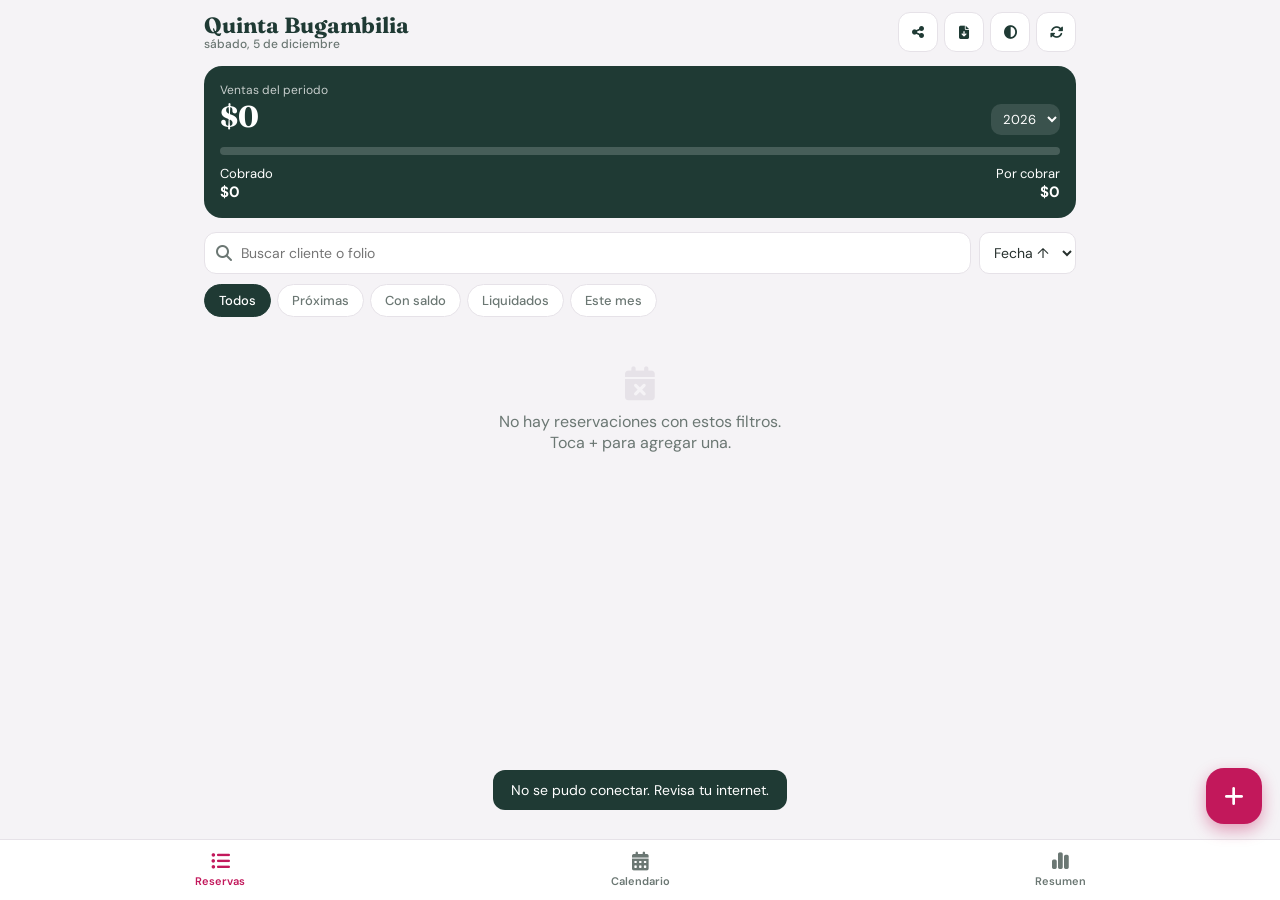
<file: rentas.html.html>
<!DOCTYPE html>
<html lang="es">
<head>
<meta charset="UTF-8">
<meta name="viewport" content="width=device-width, initial-scale=1, viewport-fit=cover">
<meta name="theme-color" content="#1f3a34">
<title>Rentas | Quinta Bugambilia</title>
<link href="https://fonts.googleapis.com/css2?family=DM+Sans:wght@400;500;700&family=Fraunces:opsz,wght@9..144,600;9..144,700&display=swap" rel="stylesheet">
<link rel="stylesheet" href="https://cdnjs.cloudflare.com/ajax/libs/font-awesome/6.4.0/css/all.min.css">
<style>
:root{--bg:#f5f3f6;--card:#fff;--ink:#1f3a34;--text:#26302d;--muted:#6b7773;--line:#e6e2e8;--accent:#c2185b;--accent-soft:#fce4ee;--ok:#2e7d5b;--ok-soft:#dff3e8;--warn:#b7791f;--warn-soft:#fdf0d5;--bad:#c62828;--bad-soft:#fde3e3;--shadow:0 1px 3px rgba(31,58,52,.08)}
:root[data-theme=dark]{--bg:#121816;--card:#1b2421;--ink:#e8f1ed;--text:#dbe6e1;--muted:#8fa19a;--line:#2b3733;--accent:#f06292;--accent-soft:#3a1d2a;--ok:#5fd0a0;--ok-soft:#173226;--warn:#f0b955;--warn-soft:#382c12;--bad:#ff8a80;--bad-soft:#3a1c1c;--shadow:none}
*{box-sizing:border-box;margin:0;padding:0;-webkit-tap-highlight-color:transparent}
body{font-family:'DM Sans',sans-serif;background:var(--bg);color:var(--text);padding:calc(env(safe-area-inset-top) + 12px) 14px calc(env(safe-area-inset-bottom) + 96px);max-width:900px;margin:0 auto}
button{font-family:inherit;cursor:pointer}
button:focus-visible,input:focus-visible,select:focus-visible{outline:2px solid var(--accent);outline-offset:2px}
.top{display:flex;justify-content:space-between;align-items:center;margin-bottom:14px}
.brand{font-family:'Fraunces',serif;font-size:22px;font-weight:700;color:var(--ink);line-height:1.1}
.brand small{display:block;font-family:'DM Sans';font-size:12px;font-weight:500;color:var(--muted)}
.ibtn{width:40px;height:40px;border-radius:12px;border:1px solid var(--line);background:var(--card);color:var(--ink);margin-left:6px}
.hero{background:var(--ink);color:#fff;border-radius:18px;padding:16px;margin-bottom:14px}
:root[data-theme=dark] .hero{background:#22332e}
.hero-row{display:flex;justify-content:space-between;align-items:flex-end;gap:10px}
.hero .lbl{font-size:12px;opacity:.75}
.hero .big{font-family:'Fraunces',serif;font-size:30px;font-weight:700}
.hero select{background:rgba(255,255,255,.12);color:#fff;border:0;border-radius:10px;padding:6px 8px;font-size:13px}
.hero select option{color:#000}
.bar{height:8px;border-radius:8px;background:rgba(255,255,255,.18);margin:12px 0 10px;overflow:hidden}
.bar i{display:block;height:100%;background:#7ee0b0;border-radius:8px;transition:width .6s}
.hero-sub{display:flex;justify-content:space-between;font-size:13px}
.hero-sub b{display:block;font-size:15px}
.next{display:flex;gap:12px;align-items:center;background:var(--accent-soft);border-radius:14px;padding:12px 14px;margin-bottom:14px;color:var(--text)}
.next i{color:var(--accent);font-size:20px}.next b{display:block}.next span{font-size:12px;color:var(--muted)}
.view{display:none}.view.on{display:block}
.search{display:flex;gap:8px;margin-bottom:10px}
.search div{position:relative;flex:1}
.search div i{position:absolute;left:12px;top:50%;transform:translateY(-50%);color:var(--muted)}
input,select{font-family:inherit}
.search input{width:100%;padding:11px 12px 11px 36px;border-radius:12px;border:1px solid var(--line);background:var(--card);color:var(--text);font-size:14px}
.search select,.f select,.f input{border:1px solid var(--line);background:var(--card);color:var(--text);border-radius:10px;padding:10px;font-size:14px}
.chips{display:flex;gap:6px;overflow-x:auto;margin-bottom:14px;scrollbar-width:none}.chips::-webkit-scrollbar{display:none}
.chip{padding:7px 14px;border-radius:20px;border:1px solid var(--line);background:var(--card);color:var(--muted);font-size:13px;font-weight:500;white-space:nowrap}
.chip.on{background:var(--ink);color:var(--card);border-color:var(--ink)}
.list{display:flex;flex-direction:column;gap:12px}
.rc{background:var(--card);border-radius:16px;padding:14px;box-shadow:var(--shadow);border:1px solid var(--line);border-left:5px solid var(--ok)}
.rc.debe{border-left-color:var(--bad)}
.rc-h{display:flex;justify-content:space-between;align-items:flex-start;gap:8px}
.rc-n{font-weight:700;font-size:16px;color:var(--ink)}
.rc-m{font-size:12px;color:var(--muted);margin-top:2px}
.badge{font-size:12px;font-weight:700;padding:4px 10px;border-radius:20px;white-space:nowrap}
.badge.ok{background:var(--ok-soft);color:var(--ok)}.badge.bad{background:var(--bad-soft);color:var(--bad)}
.tags{display:flex;gap:6px;flex-wrap:wrap;margin:10px 0}
.tag{font-size:12px;padding:4px 9px;border-radius:8px;background:var(--bg);color:var(--text)}
.tag i{color:var(--accent);margin-right:4px}
.money{display:grid;grid-template-columns:repeat(3,1fr);gap:8px;margin-bottom:8px}
.money span{display:block;font-size:11px;color:var(--muted)}.money b{font-size:15px}
.pbar{height:6px;border-radius:6px;background:var(--line);overflow:hidden;margin-bottom:12px}
.pbar i{display:block;height:100%;background:var(--ok)}
.acts{display:flex;gap:6px}
.acts button{flex:1;padding:9px 6px;border-radius:10px;border:0;font-size:13px;font-weight:600}
.a-wa{background:var(--ok-soft);color:var(--ok)}.a-ed{background:var(--warn-soft);color:var(--warn)}.a-del{background:var(--bad-soft);color:var(--bad);flex:0 0 44px!important}
.empty{text-align:center;padding:36px 16px;color:var(--muted)}.empty i{font-size:34px;color:var(--line);display:block;margin-bottom:10px}
.sk{height:150px;border-radius:16px;background:linear-gradient(90deg,var(--line),var(--card),var(--line));background-size:200% 100%;animation:sk 1.2s infinite}
@keyframes sk{to{background-position:-200% 0}}
.cal-h{display:flex;justify-content:space-between;align-items:center;margin-bottom:10px}
.cal-h h3{font-family:'Fraunces',serif;font-size:20px;color:var(--ink)}
.cal{display:grid;grid-template-columns:repeat(7,1fr);gap:3px}
.dh{text-align:center;font-size:11px;color:var(--muted);font-weight:700;padding-bottom:3px}
.cd{background:var(--card);border:1px solid var(--line);border-radius:8px;min-height:62px;padding:3px;overflow:hidden;cursor:pointer}
.cd.void{background:transparent;border-color:transparent;cursor:default}
.cd.hoy{border-color:var(--accent);box-shadow:inset 0 0 0 1px var(--accent)}
.cd.libre{background:var(--card)}
.cn{font-size:11px;font-weight:700;color:var(--muted);text-align:right}
.hoy .cn{color:var(--accent)}
.dot{display:block;height:6px;border-radius:3px;margin-top:3px}
.d-in{background:var(--accent)}.d-out{background:var(--warn)}.d-mid{background:var(--ok)}
.cd small{display:block;font-size:9px;line-height:1.2;margin-top:2px;overflow:hidden;white-space:nowrap;text-overflow:ellipsis}
.leg{display:flex;gap:14px;justify-content:center;font-size:12px;color:var(--muted);margin-top:12px;flex-wrap:wrap}
.leg i{display:inline-block;width:10px;height:10px;border-radius:3px;margin-right:5px}
.res-box{background:var(--card);border:1px solid var(--line);border-radius:16px;padding:14px;margin-bottom:12px}
.res-box h4{font-family:'Fraunces',serif;color:var(--ink);margin-bottom:10px;font-size:16px}
.mrow{display:grid;grid-template-columns:78px 1fr 84px;gap:8px;align-items:center;font-size:12px;margin-bottom:7px}
.mrow .t{height:12px;background:var(--line);border-radius:6px;overflow:hidden}.mrow .t i{display:block;height:100%;background:var(--accent);border-radius:6px}
.mrow b{text-align:right}
.nav{position:fixed;left:0;right:0;bottom:0;background:var(--card);border-top:1px solid var(--line);display:flex;justify-content:space-around;padding:8px 10px calc(env(safe-area-inset-bottom) + 8px);z-index:50}
.nav button{flex:1;border:0;background:none;color:var(--muted);font-size:11px;font-weight:600;display:flex;flex-direction:column;gap:3px;align-items:center;padding:4px;max-width:120px}
.nav button i{font-size:19px}.nav button.on{color:var(--accent)}
.fab{position:fixed;right:18px;bottom:calc(env(safe-area-inset-bottom) + 76px);width:56px;height:56px;border-radius:18px;border:0;background:var(--accent);color:#fff;font-size:22px;box-shadow:0 6px 16px rgba(194,24,91,.4);z-index:60}
.modal{position:fixed;inset:0;background:rgba(10,20,17,.55);display:none;align-items:flex-end;justify-content:center;z-index:100}
.modal.on{display:flex}
.sheet{background:var(--card);width:100%;max-width:640px;max-height:92vh;overflow-y:auto;border-radius:22px 22px 0 0;padding:18px;animation:up .25s ease-out}
@keyframes up{from{transform:translateY(100%)}}
.sheet-h{display:flex;justify-content:space-between;align-items:center;margin-bottom:12px}
.sheet-h h3{font-family:'Fraunces',serif;color:var(--ink);font-size:20px}
.fs{font-size:12px;font-weight:700;color:var(--accent);margin:14px 0 6px}
.g2{display:grid;grid-template-columns:1fr 1fr;gap:10px}
.f{display:flex;flex-direction:column;gap:4px;margin-bottom:10px}
.f label{font-size:12px;color:var(--muted);font-weight:500}
.f input[readonly]{background:var(--bg);font-weight:700}
.warn{display:none;background:var(--warn-soft);color:var(--warn);padding:10px 12px;border-radius:10px;font-size:13px;margin-bottom:10px}
.foot{display:flex;gap:10px;margin-top:8px}
.btn{flex:1;padding:13px;border-radius:12px;border:0;font-size:15px;font-weight:700}
.b1{background:var(--accent);color:#fff}.b2{background:var(--bg);color:var(--text)}
.toast{position:fixed;left:50%;bottom:calc(env(safe-area-inset-bottom) + 90px);transform:translateX(-50%) translateY(20px);background:var(--ink);color:var(--card);padding:11px 18px;border-radius:12px;font-size:14px;opacity:0;pointer-events:none;transition:.25s;z-index:200}
.toast.on{opacity:1;transform:translateX(-50%)}
.mt{display:flex;gap:2px;margin-top:3px}.mt i{flex:1;font-style:normal;font-size:9px;font-weight:700;text-align:center;border-radius:3px;padding:1px 0}.mt .fre{background:var(--ok-soft);color:var(--ok)}.mt .occ{background:var(--bad);color:var(--card)}
.btn-disp{width:100%;margin-top:14px;padding:13px;border-radius:12px;border:0;background:var(--accent);color:#fff;font-size:15px;font-weight:700}
#disp-canvas{width:100%;height:auto;border-radius:14px;border:1px solid var(--line);margin:4px 0 12px;display:block}
@media(min-width:768px){.modal{align-items:center}.sheet{border-radius:20px}.cd{min-height:90px}.cd small{font-size:11px}}
@media(prefers-reduced-motion:reduce){*{animation:none!important;transition:none!important}}
</style>
</head>
<body>
<div class="top">
  <div class="brand">Quinta Bugambilia<small id="hoy-txt"></small></div>
  <div><button class="ibtn" onclick="abrirDisp()" title="Disponibilidad para clientes" aria-label="Disponibilidad para clientes"><i class="fas fa-share-nodes"></i></button><button class="ibtn" onclick="exportarCSV()" title="Exportar CSV" aria-label="Exportar CSV"><i class="fas fa-file-arrow-down"></i></button><button class="ibtn" onclick="toggleTema()" title="Tema" aria-label="Cambiar tema"><i class="fas fa-circle-half-stroke"></i></button><button class="ibtn" onclick="cargarDatos(true)" title="Actualizar" aria-label="Actualizar"><i class="fas fa-rotate" id="ic-sync"></i></button></div>
</div>

<div class="hero">
  <div class="hero-row">
    <div><div class="lbl">Ventas del periodo</div><div class="big" id="k-total">$0</div></div>
    <select id="sel-anio" onchange="cambiarAnio()" aria-label="Año"></select>
  </div>
  <div class="bar"><i id="k-bar" style="width:0"></i></div>
  <div class="hero-sub"><div>Cobrado<b id="k-cobrado">$0</b></div><div style="text-align:right">Por cobrar<b id="k-saldo">$0</b></div></div>
</div>
<div id="next"></div>

<div id="v-lista" class="view on">
  <div class="search">
    <div><i class="fas fa-search"></i><input id="q" placeholder="Buscar cliente o folio" oninput="render()" aria-label="Buscar"></div>
    <select id="orden" onchange="render()" aria-label="Orden"><option value="fa">Fecha ↑</option><option value="fd">Fecha ↓</option><option value="na">Folio ↑</option><option value="nd">Folio ↓</option></select>
  </div>
  <div class="chips" id="chips">
    <button class="chip on" data-f="todos">Todos</button><button class="chip" data-f="proximas">Próximas</button><button class="chip" data-f="saldo">Con saldo</button><button class="chip" data-f="liq">Liquidados</button><button class="chip" data-f="mes">Este mes</button>
  </div>
  <div class="list" id="list"><div class="sk"></div><div class="sk"></div></div>
</div>

<div id="v-cal" class="view">
  <div class="cal-h"><button class="ibtn" onclick="mesCal(-1)" aria-label="Mes anterior"><i class="fas fa-chevron-left"></i></button><h3 id="cal-t"></h3><button class="ibtn" onclick="mesCal(1)" aria-label="Mes siguiente"><i class="fas fa-chevron-right"></i></button></div>
  <div class="cal" id="cal"></div>
  <div class="leg"><span><i style="background:var(--ok)"></i>Libre</span><span><i style="background:var(--bad)"></i>Ocupado</span><span>M = mañana · T = tarde</span></div>
  <button class="btn-disp" onclick="abrirDisp()"><i class="fas fa-image"></i> Disponibilidad para cliente</button>
</div>

<div id="v-res" class="view">
  <div class="res-box"><h4>Ventas por mes</h4><div id="res-meses"></div></div>
  <div class="res-box"><h4>Resumen</h4><div id="res-info"></div></div>
</div>

<button class="fab" onclick="abrirNuevo()" aria-label="Nueva reservación"><i class="fas fa-plus"></i></button>
<nav class="nav">
  <button class="on" data-v="lista"><i class="fas fa-list-ul"></i>Reservas</button>
  <button data-v="cal"><i class="fas fa-calendar-days"></i>Calendario</button>
  <button data-v="res"><i class="fas fa-chart-simple"></i>Resumen</button>
</nav>

<div class="modal" id="m-form"><div class="sheet">
  <div class="sheet-h"><h3 id="m-title">Nueva reservación</h3><button class="ibtn" onclick="cerrar('m-form')" aria-label="Cerrar"><i class="fas fa-xmark"></i></button></div>
  <form id="form" onsubmit="guardar(event)">
    <input type="hidden" id="f-folio">
    <div class="f"><label>Cliente</label><input id="f-nombre" required placeholder="Nombre completo"></div>
    <div class="g2"><div class="f"><label>Teléfono</label><input id="f-tel" type="tel" placeholder="662..."></div><div class="f"><label>Teléfono 2</label><input id="f-tel2" type="tel"></div></div>
    <div class="fs">Estancia</div>
    <div class="g2"><div class="f"><label>Entrada</label><input type="date" id="f-ent" onchange="autoMes();revisar()"></div><div class="f"><label>Salida</label><input type="date" id="f-sal" onchange="revisar()"></div></div>
    <div class="g2"><div class="f"><label>Hospedaje</label><input id="f-hosp" placeholder="Ej. 12 personas"></div><div class="f"><label>Evento</label><input id="f-evt" placeholder="Ej. 50 personas"></div></div>
    <div class="f"><label>Mes de renta</label><select id="f-mes"></select></div>
    <div class="warn" id="f-warn"></div>
    <div class="fs">Pagos</div>
    <div class="g2"><div class="f"><label>Total venta ($)</label><input type="number" step="0.01" id="f-total" oninput="saldo()" required></div><div class="f"><label>Saldo ($)</label><input id="f-saldo" readonly></div></div>
    <div class="g2"><div class="f"><label>Anticipo 1 ($)</label><input type="number" step="0.01" id="f-a1" oninput="saldo()"></div><div class="f"><label>Fecha anticipo 1</label><input type="date" id="f-fa1"></div></div>
    <div class="g2"><div class="f"><label>Anticipo 2 ($)</label><input type="number" step="0.01" id="f-a2" oninput="saldo()"></div><div class="f"><label>Fecha anticipo 2</label><input type="date" id="f-fa2"></div></div>
    <div class="fs">Comisión</div>
    <div class="g2"><div class="f"><label>Comisión ($)</label><input type="number" step="0.01" id="f-com"></div><div class="f"><label>Fecha cobrado</label><input type="date" id="f-fc"></div></div>
    <div class="f"><label>Comisión No.</label><input id="f-comno"></div>
    <div class="foot"><button type="button" class="btn b2" onclick="cerrar('m-form')">Cancelar</button><button class="btn b1" id="btn-g">Guardar</button></div>
  </form>
</div></div>

<div class="modal" id="m-dia"><div class="sheet">
  <div class="sheet-h"><h3 id="dia-t"></h3><button class="ibtn" onclick="cerrar('m-dia')" aria-label="Cerrar"><i class="fas fa-xmark"></i></button></div>
  <div id="dia-b"></div>
</div></div>
<div class="modal" id="m-disp"><div class="sheet">
  <div class="sheet-h"><h3>Disponibilidad</h3><button class="ibtn" onclick="cerrar('m-disp')" aria-label="Cerrar"><i class="fas fa-xmark"></i></button></div>
  <div class="g2">
    <div class="f"><label>Mes a consultar</label><select id="disp-mes" onchange="dibujarDisp()"></select></div>
    <div class="f"><label>Contacto en la imagen</label><input id="disp-contacto" placeholder="Tel. o WhatsApp" oninput="dibujarDisp()"></div>
  </div>
  <canvas id="disp-canvas" width="1080" height="1350"></canvas>
  <div class="foot"><button class="btn b2" onclick="bajarDisp()"><i class="fas fa-download"></i> Descargar</button><button class="btn b1" onclick="compartirDisp()"><i class="fas fa-share-nodes"></i> Compartir</button></div>
</div></div>
<div class="toast" id="toast"></div>

<script>
const URL_API="https://script.google.com/macros/s/AKfycbyUuSbd7XOIskwITU6wPbw7jDajpHvTHcOYaVSwWW83y9tOHzECOmk8yzMASq8eNJNT/exec";
const MESES=["enero","febrero","marzo","abril","mayo","junio","julio","agosto","septiembre","octubre","noviembre","diciembre"];
const MC=["ene","feb","mar","abr","may","jun","jul","ago","sep","oct","nov","dic"];
const $=id=>document.getElementById(id);
let datos=[],filtro="todos",anio=new Date().getFullYear(),calF=new Date();
calF.setDate(1);

/* ---------- Utilidades ---------- */
const num=v=>{if(typeof v==="number")return isNaN(v)?0:v;const n=parseFloat(String(v||"").replace(/[^0-9.-]/g,""));return isNaN(n)?0:n};
const $$=v=>"$"+num(v).toLocaleString("es-MX",{maximumFractionDigits:0});
const esc=s=>String(s==null?"":s).replace(/[&<>"']/g,c=>({"&":"&amp;","<":"&lt;",">":"&gt;",'"':"&quot;","'":"&#39;"}[c]));
const iso=d=>d.getFullYear()+"-"+String(d.getMonth()+1).padStart(2,"0")+"-"+String(d.getDate()).padStart(2,"0");
/* Convierte cualquier formato (dd/mm/aaaa, m/d/aaaa, ISO) a Date local. mdy=true para columnas de anticipo que vienen como m/d/aaaa */
function aFecha(s,mdy){
  if(!s||s==="-")return null;
  s=String(s).trim();
  let m=s.match(/^(\d{4})-(\d{1,2})-(\d{1,2})(T.*)?$/);
  if(m){ if(m[4]){const d=new Date(s);return isNaN(d)?null:new Date(d.getFullYear(),d.getMonth(),d.getDate())} return new Date(+m[1],m[2]-1,+m[3]) }
  m=s.match(/^(\d{1,2})\/(\d{1,2})\/(\d{4})$/);
  if(m){let a=+m[1],b=+m[2];let dia=mdy?b:a,mes=mdy?a:b;if(mes>12){[dia,mes]=[mes,dia]}return new Date(+m[3],mes-1,dia)}
  const d=new Date(s);return isNaN(d)?null:new Date(d.getFullYear(),d.getMonth(),d.getDate());
}
const aISO=(s,mdy)=>{const d=aFecha(s,mdy);return d?iso(d):""};
const fmtF=d=>d?d.getDate()+" "+MC[d.getMonth()]+(d.getFullYear()!==new Date().getFullYear()?" "+d.getFullYear():""):"—";
const hoy0=()=>{const d=new Date();d.setHours(0,0,0,0);return d};
const saldoDe=r=>Math.max(0,num(r.total_venta)-num(r.anticipo1)-num(r.anticipo2));
const ent=r=>aFecha(r.fecha_entrada), sal=r=>aFecha(r.fecha_salida)||ent(r);
function toast(t){const e=$("toast");e.textContent=t;e.classList.add("on");clearTimeout(toast.t);toast.t=setTimeout(()=>e.classList.remove("on"),2600)}
function cerrar(id){$(id).classList.remove("on")}
function toggleTema(){const r=document.documentElement;const d=r.dataset.theme==="dark"?"":"dark";if(d)r.dataset.theme="dark";else r.removeAttribute("data-theme");try{localStorage.setItem("qb-tema",d)}catch(e){}}
try{if(localStorage.getItem("qb-tema")==="dark")document.documentElement.dataset.theme="dark"}catch(e){}

/* ---------- Carga con caché local ---------- */
async function cargarDatos(manual){
  $("ic-sync").classList.toggle("fa-spin",true);
  try{
    const res=await fetch(URL_API,{method:"GET",redirect:"follow"});
    datos=await res.json();
    try{localStorage.setItem("qb-cache",JSON.stringify(datos))}catch(e){}
    if(manual)toast("Datos actualizados");
  }catch(err){
    console.error(err);
    try{const c=localStorage.getItem("qb-cache");if(c&&!datos.length){datos=JSON.parse(c);toast("Sin conexión: mostrando últimos datos guardados")}else toast("No se pudo conectar. Revisa tu internet.")}catch(e){toast("No se pudo conectar.")}
  }
  $("ic-sync").classList.remove("fa-spin");
  llenarAnios();pintarTodo();
}
function pintarTodo(){render();pintarCal();kpis();proxima();resumen()}
function delAnio(){return datos.filter(r=>{const e=ent(r);return e&&e.getFullYear()===anio})}
function llenarAnios(){
  const s=new Set(datos.map(r=>{const e=ent(r);return e&&e.getFullYear()}).filter(Boolean));s.add(new Date().getFullYear());
  const a=[...s].sort((x,y)=>y-x);if(!a.includes(anio))anio=a[0];
  $("sel-anio").innerHTML=a.map(y=>`<option ${y===anio?"selected":""}>${y}</option>`).join("");
}
function cambiarAnio(){anio=+$("sel-anio").value;pintarTodo()}

/* ---------- KPIs y próxima llegada ---------- */
function kpis(){
  let t=0,c=0,s=0;delAnio().forEach(r=>{t+=num(r.total_venta);c+=num(r.anticipo1)+num(r.anticipo2);s+=saldoDe(r)});
  $("k-total").textContent=$$(t);$("k-cobrado").textContent=$$(c);$("k-saldo").textContent=$$(s);
  $("k-bar").style.width=(t?Math.min(100,c/t*100):0)+"%";
}
function proxima(){
  const h=hoy0();
  const p=datos.filter(r=>{const e=ent(r);return e&&e>=h}).sort((a,b)=>ent(a)-ent(b))[0];
  if(!p){$("next").innerHTML="";return}
  const dias=Math.round((ent(p)-h)/864e5);
  const cuando=dias===0?"Hoy":dias===1?"Mañana":"En "+dias+" días";
  $("next").innerHTML=`<div class="next"><i class="fas fa-champagne-glasses"></i><div><b>${cuando}: ${esc(p.nombre)}</b><span>${fmtF(ent(p))}${saldoDe(p)>0?" · debe "+$$(saldoDe(p)):" · liquidado"}</span></div></div>`;
}

/* ---------- Lista ---------- */
document.getElementById("chips").addEventListener("click",e=>{
  const b=e.target.closest(".chip");if(!b)return;
  document.querySelectorAll(".chip").forEach(c=>c.classList.remove("on"));b.classList.add("on");filtro=b.dataset.f;render();
});
function render(){
  const q=$("q").value.toLowerCase().trim(),h=hoy0();
  let r=delAnio().filter(x=>String(x.folio).includes(q)||(x.nombre||"").toLowerCase().includes(q));
  if(filtro==="saldo")r=r.filter(x=>saldoDe(x)>0);
  else if(filtro==="liq")r=r.filter(x=>saldoDe(x)===0);
  else if(filtro==="proximas")r=r.filter(x=>ent(x)&&ent(x)>=h);
  else if(filtro==="mes")r=r.filter(x=>{const e=ent(x);return e&&e.getMonth()===h.getMonth()});
  const o=$("orden").value;
  r.sort((a,b)=>o==="fa"?ent(a)-ent(b):o==="fd"?ent(b)-ent(a):o==="na"?num(a.folio)-num(b.folio):num(b.folio)-num(a.folio));
  if(!r.length){$("list").innerHTML=`<div class="empty"><i class="fas fa-calendar-xmark"></i>No hay reservaciones con estos filtros.<br>Toca + para agregar una.</div>`;return}
  $("list").innerHTML=r.map(tarjeta).join("");
}
function tarjeta(x){
  const t=num(x.total_venta),p=num(x.anticipo1)+num(x.anticipo2),s=saldoDe(x),e=ent(x),sa=sal(x);
  const noches=e&&sa?Math.round((sa-e)/864e5):0;
  const tel=String(x.telefono||x.telefono_2||"").replace(/\D/g,"");
  const fecha=e?(noches>0?fmtF(e)+" → "+fmtF(sa):fmtF(e)):"Sin fecha";
  return `<div class="rc ${s>0?"debe":""}">
  <div class="rc-h"><div><div class="rc-n">${esc(x.nombre||"Sin nombre")}</div><div class="rc-m">Folio ${esc(x.folio)} · ${esc(x.mes_renta||"")}</div></div><span class="badge ${s>0?"bad":"ok"}">${s>0?"Debe "+$$(s):"Liquidado"}</span></div>
  <div class="tags"><span class="tag"><i class="fas fa-calendar"></i>${fecha}</span>${noches>0?`<span class="tag">${noches} noche${noches>1?"s":""}</span>`:""}${x.hospedaje?`<span class="tag"><i class="fas fa-bed"></i>${esc(x.hospedaje)}</span>`:""}${x.evento?`<span class="tag"><i class="fas fa-champagne-glasses"></i>${esc(x.evento)}</span>`:""}</div>
  <div class="money"><div><span>Total</span><b>${$$(t)}</b></div><div><span>Pagado</span><b style="color:var(--ok)">${$$(p)}</b></div><div><span>Saldo</span><b style="color:${s>0?"var(--bad)":"var(--ok)"}">${$$(s)}</b></div></div>
  <div class="pbar"><i style="width:${t?Math.min(100,p/t*100):0}%"></i></div>
  <div class="acts">${tel?`<button class="a-wa" onclick="whats('${x.folio}')"><i class="fab fa-whatsapp"></i> WhatsApp</button>`:""}<button class="a-ed" onclick="abrirEditar('${x.folio}')"><i class="fas fa-pen"></i> Editar</button><button class="a-del" onclick="eliminar('${x.folio}')" aria-label="Eliminar"><i class="fas fa-trash"></i></button></div></div>`;
}
function whats(folio){
  const x=datos.find(r=>String(r.folio)===String(folio));if(!x)return;
  let n=String(x.telefono||x.telefono_2).replace(/\D/g,"");if(n.length===10)n="52"+n;
  const s=saldoDe(x);
  const msg=`Hola ${(x.nombre||"").split(" ")[0]}, te escribimos de Quinta Bugambilia sobre tu reservación del ${fmtF(ent(x))}.`+(s>0?` Tu saldo pendiente es de ${$$(s)}.`:` Tu reservación está liquidada, ¡te esperamos!`);
  window.open("https://wa.me/"+n+"?text="+encodeURIComponent(msg),"_blank");
}

/* ---------- Calendario ---------- */
function mesCal(d){calF.setMonth(calF.getMonth()+d);pintarCal()}
function reservasDia(d){
  const out=[];datos.forEach(r=>{
    const e=ent(r),s=sal(r);if(!e)return;const t=d.getTime();
    if(t===e.getTime())out.push({r,k:"in"});
    else if(t===s.getTime())out.push({r,k:"out"});
    else if(t>e.getTime()&&t<s.getTime())out.push({r,k:"mid"});
  });return out;
}
/* Mañana ocupada: alguien sale o se hospeda. Tarde ocupada: alguien llega, evento de un día, o se hospeda. */
function jornadas(f){const rs=reservasDia(f);return{m:rs.some(x=>x.k==="out"||x.k==="mid"),t:rs.some(x=>x.k==="in"||x.k==="mid")}}
function pintarCal(){
  const a=calF.getFullYear(),m=calF.getMonth(),h=hoy0().getTime();
  $("cal-t").textContent=MESES[m][0].toUpperCase()+MESES[m].slice(1)+" "+a;
  let html=["D","L","M","M","J","V","S"].map(x=>`<div class="dh">${x}</div>`).join("");
  for(let i=0;i<new Date(a,m,1).getDay();i++)html+=`<div class="cd void"></div>`;
  for(let d=1;d<=new Date(a,m+1,0).getDate();d++){
    const f=new Date(a,m,d),rs=reservasDia(f);
    html+=`<div class="cd ${f.getTime()===h?"hoy":""}" onclick="verDia(${a},${m},${d})"><div class="cn">${d}</div>${(()=>{const j=jornadas(f);return `<div class="mt"><i class="${j.m?"occ":"fre"}">M</i><i class="${j.t?"occ":"fre"}">T</i></div>`})()}${rs[0]?`<small>${esc((rs[0].r.nombre||"").split(" ")[0])}${rs.length>1?" +"+(rs.length-1):""}</small>`:""}</div>`;
  }
  $("cal").innerHTML=html;
}
function verDia(a,m,d){
  const f=new Date(a,m,d),rs=reservasDia(f),L={in:"Llega",mid:"Ocupado",out:"Sale"};
  $("dia-t").textContent=d+" de "+MESES[m];
  $("dia-b").innerHTML=rs.length?rs.map(x=>`<div class="rc ${saldoDe(x.r)>0?"debe":""}" style="margin-bottom:10px"><div class="rc-h"><div><div class="rc-n">${esc(x.r.nombre)}</div><div class="rc-m">${L[x.k]} · Folio ${esc(x.r.folio)}</div></div><span class="badge ${saldoDe(x.r)>0?"bad":"ok"}">${saldoDe(x.r)>0?"Debe "+$$(saldoDe(x.r)):"Liquidado"}</span></div><div class="acts" style="margin-top:10px"><button class="a-ed" onclick="cerrar('m-dia');abrirEditar('${x.r.folio}')"><i class="fas fa-pen"></i> Ver / editar</button></div></div>`).join("")
   :`<div class="empty"><i class="fas fa-circle-check"></i>Día libre.<br><button class="btn b1" style="margin-top:14px;max-width:220px" onclick="cerrar('m-dia');abrirNuevo('${iso(f)}')">Reservar este día</button></div>`;
  $("m-dia").classList.add("on");
}

/* ---------- Resumen ---------- */
function resumen(){
  const v=Array(12).fill(0),r=delAnio();
  r.forEach(x=>{const e=ent(x);if(e)v[e.getMonth()]+=num(x.total_venta)});
  const mx=Math.max(...v,1);
  $("res-meses").innerHTML=v.map((n,i)=>`<div class="mrow"><span>${MESES[i][0].toUpperCase()+MESES[i].slice(1)}</span><div class="t"><i style="width:${n/mx*100}%"></i></div><b>${$$(n)}</b></div>`).join("");
  const com=r.reduce((s,x)=>s+num(x.comision),0),ev=r.filter(x=>x.evento).length,ho=r.filter(x=>x.hospedaje).length;
  const prom=r.length?r.reduce((s,x)=>s+num(x.total_venta),0)/r.length:0;
  $("res-info").innerHTML=`<div class="money"><div><span>Reservas</span><b>${r.length}</b></div><div><span>Con evento</span><b>${ev}</b></div><div><span>Con hospedaje</span><b>${ho}</b></div></div><div class="money"><div><span>Ticket promedio</span><b>${$$(prom)}</b></div><div><span>Comisiones</span><b>${$$(com)}</b></div></div>`;
}

/* ---------- Formulario ---------- */
$("f-mes").innerHTML=MESES.map(m=>`<option value="${m}">${m[0].toUpperCase()+m.slice(1)}</option>`).join("");
function saldo(){const s=num($("f-total").value)-num($("f-a1").value)-num($("f-a2").value);$("f-saldo").value=Math.max(0,s).toFixed(2)}
function autoMes(){const d=aFecha($("f-ent").value);if(d)$("f-mes").value=MESES[d.getMonth()]}
function revisar(){
  const e=aFecha($("f-ent").value),s=aFecha($("f-sal").value)||e,w=$("f-warn"),fol=$("f-folio").value;
  w.style.display="none";if(!e)return;
  if(s<e){w.innerHTML="<i class='fas fa-triangle-exclamation'></i> La salida es anterior a la entrada.";w.style.display="block";return}
  const c=datos.find(r=>{
    if(String(r.folio)===String(fol))return false;
    const re=ent(r),rs=sal(r);if(!re)return false;
    if(e<rs&&re<s)return true;
    return e.getTime()===re.getTime();
  });
  if(c){w.innerHTML=`<i class="fas fa-triangle-exclamation"></i> Se empalma con la reservación de ${esc(c.nombre)} (folio ${esc(c.folio)}).`;w.style.display="block"}
}
function abrirNuevo(fecha){
  $("m-title").textContent="Nueva reservación";$("form").reset();$("f-folio").value="";
  if(fecha){$("f-ent").value=fecha;$("f-sal").value=fecha;autoMes()}else $("f-mes").value=MESES[new Date().getMonth()];
  $("f-warn").style.display="none";$("m-form").classList.add("on");
}
function abrirEditar(folio){
  const r=datos.find(x=>String(x.folio)===String(folio));if(!r)return;
  $("m-title").textContent="Folio "+folio;$("f-folio").value=r.folio;
  const set=(id,v)=>$(id).value=v==null?"":v;
  set("f-nombre",r.nombre);set("f-tel",r.telefono);set("f-tel2",r.telefono_2);set("f-hosp",r.hospedaje);set("f-evt",r.evento);
  $("f-mes").value=(r.mes_renta||"").toLowerCase()||MESES[new Date().getMonth()];
  set("f-ent",aISO(r.fecha_entrada));set("f-sal",aISO(r.fecha_salida));
  set("f-total",r.total_venta);set("f-a1",r.anticipo1);set("f-a2",r.anticipo2);
  set("f-fa1",aISO(r.fecha_anticipo1,true));set("f-fa2",aISO(r.fecha_anticipo2,true));
  set("f-com",r.comision);set("f-fc",aISO(r.fecha_cobrado));set("f-comno",r.comision_no);
  saldo();revisar();$("m-form").classList.add("on");
}
async function guardar(ev){
  ev.preventDefault();
  const b=$("btn-g");b.disabled=true;b.textContent="Guardando…";
  const folio=$("f-folio").value;
  const payload={folio,nombre:$("f-nombre").value.trim(),mes_renta:$("f-mes").value,telefono:$("f-tel").value,hospedaje:$("f-hosp").value,evento:$("f-evt").value,
    fecha_entrada:$("f-ent").value,fecha_salida:$("f-sal").value,total_venta:$("f-total").value,anticipo1:$("f-a1").value,fecha_anticipo1:$("f-fa1").value,
    anticipo2:$("f-a2").value,fecha_anticipo2:$("f-fa2").value,saldo:$("f-saldo").value,comision:$("f-com").value,fecha_cobrado:$("f-fc").value,comision_no:$("f-comno").value,telefono_2:$("f-tel2").value};
  try{
    await fetch(URL_API,{method:"POST",body:JSON.stringify({accion:folio?"actualizar":"crear",payload})});
    cerrar("m-form");toast(folio?"Reservación actualizada":"Reservación guardada");await cargarDatos();
  }catch(e){toast("No se pudo guardar: "+e)}
  b.disabled=false;b.textContent="Guardar";
}
async function eliminar(folio){
  if(!confirm("¿Eliminar la reservación #"+folio+"? Esta acción no se puede deshacer."))return;
  try{await fetch(URL_API,{method:"POST",body:JSON.stringify({accion:"eliminar",folio})});toast("Reservación eliminada");cargarDatos()}
  catch(e){toast("No se pudo eliminar: "+e)}
}

/* ---------- Exportar ---------- */
function exportarCSV(){
  const c=["folio","nombre","mes_renta","telefono","hospedaje","evento","fecha_entrada","fecha_salida","total_venta","anticipo1","anticipo2","saldo","comision"];
  const l=[c.join(",")].concat(delAnio().map(r=>c.map(k=>'"'+String(k==="saldo"?saldoDe(r):(r[k]??"")).replace(/"/g,'""')+'"').join(",")));
  const a=document.createElement("a");a.href=URL.createObjectURL(new Blob(["\ufeff"+l.join("\n")],{type:"text/csv"}));a.download="rentas-"+anio+".csv";a.click();
}

/* ---------- Disponibilidad para clientes (imagen) ---------- */
const cap=s=>s[0].toUpperCase()+s.slice(1);
function abrirDisp(){
  const s=$("disp-mes");
  if(!s.options.length){const h=new Date();let o="";for(let i=0;i<12;i++){const d=new Date(h.getFullYear(),h.getMonth()+i,1);o+=`<option value="${d.getFullYear()}-${d.getMonth()}">${cap(MESES[d.getMonth()])} ${d.getFullYear()}</option>`}s.innerHTML=o}
  try{$("disp-contacto").value=localStorage.getItem("qb-contacto")||""}catch(e){}
  $("m-disp").classList.add("on");dibujarDisp();
}
async function dibujarDisp(){
  const [a,m]=$("disp-mes").value.split("-").map(Number);
  try{localStorage.setItem("qb-contacto",$("disp-contacto").value)}catch(e){}
  try{await Promise.all([document.fonts.load('700 70px Fraunces'),document.fonts.load('500 30px "DM Sans"'),document.fonts.load('700 30px "DM Sans"')])}catch(e){}
  const cv=$("disp-canvas"),c=cv.getContext("2d"),W=1080,H=1350,h0=hoy0().getTime();
  const rr=(x,y,w,h,col)=>{c.fillStyle=col;c.beginPath();(c.roundRect||c.rect).call(c,x,y,w,h,16);c.fill()};
  const tx=(t,x,y,f,col,al)=>{c.font=f;c.fillStyle=col;c.textAlign=al||"center";c.fillText(t,x,y)};
  c.fillStyle="#f5f3f6";c.fillRect(0,0,W,H);
  c.fillStyle="#1f3a34";c.fillRect(0,0,W,250);c.fillStyle="#c2185b";c.fillRect(0,250,W,12);
  tx("Quinta Bugambilia",W/2,128,'700 76px Fraunces,serif',"#fff");
  tx("Fechas disponibles para tu evento o hospedaje",W/2,190,'500 30px "DM Sans",sans-serif',"#cfe3da");
  const dias=new Date(a,m+1,0).getDate(),est=[];let full=0,medio=0;
  for(let d=1;d<=dias;d++){
    const f=new Date(a,m,d),pas=f.getTime()<h0,jj=jornadas(f);
    est.push({pas,m:jj.m,t:jj.t});
    if(!pas){if(!jj.m&&!jj.t)full++;else if(!jj.m||!jj.t)medio++}
  }
  tx(cap(MESES[m])+" "+a,W/2,360,'700 68px Fraunces,serif',"#1f3a34");
  tx(full+" día"+(full===1?"":"s")+" libre"+(full===1?"":"s")+" completo"+(full===1?"":"s")+(medio?" · "+medio+" con una jornada libre":""),W/2,410,'500 30px "DM Sans",sans-serif',"#6b7773");
  const mx=60,cw=(W-mx*2)/7,rh=112,y0=510;
  ["Dom","Lun","Mar","Mié","Jue","Vie","Sáb"].forEach((n,i)=>tx(n,mx+cw*i+cw/2,490,'700 26px "DM Sans",sans-serif',"#6b7773"));
  const off=new Date(a,m,1).getDay();
  est.forEach((e,i)=>{
    const p=i+off,x=mx+cw*(p%7)+4,y=y0+rh*Math.floor(p/7),w=cw-8,hh=rh-8;
    rr(x,y,w,hh,e.pas?"#eceaed":"#fff");
    c.strokeStyle="#e6e2e8";c.lineWidth=2;c.beginPath();(c.roundRect||c.rect).call(c,x,y,w,hh,16);c.stroke();
    tx(String(i+1),x+12,y+30,'700 28px "DM Sans",sans-serif',e.pas?"#b9b5bb":"#1f3a34","left");
    if(e.pas)return;
    [["Mañana",e.m],["Tarde",e.t]].forEach((q,k)=>{const py=y+38+k*30;rr(x+6,py,w-12,26,q[1]?"#c62828":"#bfe8d2");tx(q[0],x+w/2,py+19,'700 18px "DM Sans",sans-serif',q[1]?"#fff":"#1e6b4a")});
  });
  const ly=1235;
  [["#bfe8d2","Disponible"],["#c62828","Ocupado"]].forEach((it,k)=>{const x=290+k*300;rr(x,ly-22,30,30,it[0]);tx(it[1],x+44,ly+2,'500 28px "DM Sans",sans-serif',"#26302d","left")});
  const ct=$("disp-contacto").value.trim();
  tx(ct?"Reserva con nosotros: "+ct:"Escríbenos para reservar tu fecha",W/2,1300,'700 32px "DM Sans",sans-serif',"#c2185b");
}
function nombreImg(){return "disponibilidad-"+$("disp-mes").selectedOptions[0].textContent.toLowerCase().replace(/\s/g,"-")+".png"}
function bajarDisp(){const a=document.createElement("a");a.href=$("disp-canvas").toDataURL("image/png");a.download=nombreImg();a.click();toast("Imagen descargada")}
function compartirDisp(){
  $("disp-canvas").toBlob(async b=>{
    const f=new File([b],nombreImg(),{type:"image/png"});
    if(navigator.canShare&&navigator.canShare({files:[f]})){
      try{await navigator.share({files:[f],title:"Disponibilidad Quinta Bugambilia",text:"Fechas disponibles en Quinta Bugambilia"})}catch(e){}
    }else{bajarDisp();toast("Tu navegador no comparte archivos; se descargó la imagen")}
  },"image/png");
}

/* ---------- Navegación ---------- */
document.querySelector(".nav").addEventListener("click",e=>{
  const b=e.target.closest("button");if(!b)return;
  document.querySelectorAll(".nav button").forEach(x=>x.classList.toggle("on",x===b));
  document.querySelectorAll(".view").forEach(v=>v.classList.toggle("on",v.id==="v-"+b.dataset.v));
});
document.querySelectorAll(".modal").forEach(m=>m.addEventListener("click",e=>{if(e.target===m)m.classList.remove("on")}));
$("hoy-txt").textContent=new Date().toLocaleDateString("es-MX",{weekday:"long",day:"numeric",month:"long"});
try{const c=localStorage.getItem("qb-cache");if(c){datos=JSON.parse(c);llenarAnios();pintarTodo()}}catch(e){}
cargarDatos();
</script>
</body>
</html>
</file>
<file: qb-theme.css>
/* ============================================================
   Quinta Bugambilia · tema compartido
   Mármol de fondo, verde palo verde, madera de mezquite,
   azul alberca y magenta bugambilia solo para lo pendiente.
   ============================================================ */
@import url('https://fonts.googleapis.com/css2?family=Bricolage+Grotesque:opsz,wght@12..96,500..800&family=Instrument+Sans:wght@400..700&display=swap');

:root{
  --f-disp:'Bricolage Grotesque','Instrument Sans',system-ui,sans-serif;
  --f-body:'Instrument Sans',system-ui,-apple-system,sans-serif;
  --bg:#f1f0eb;
  --card:#fcfcfa;
  --mar:linear-gradient(160deg,#ffffff 0%,#f6f5f1 60%,#fbfbf9 100%);
  --deep:#1b4a3a;          /* superficies verdes con texto blanco */
  --ink:#1b4a3a;           /* verde para texto/íconos */
  --text:#262c2a;
  --muted:#6b7471;
  --line:#e2e0d7;
  --wood:#8d5b38;
  --wood2:#efe3d3;
  --blue:#1d77a0;
  --blue2:#dcedf4;
  --ok:#1b4a3a;
  --ok2:#dcebe3;
  --bad:#b0275f;           /* bugambilia: pendiente / por cobrar */
  --bad2:#f9e2ec;
  --sh:0 1px 2px rgba(30,40,36,.05),0 10px 26px -14px rgba(30,40,36,.22);
}
:root[data-theme=dark]{
  --bg:#0f1613;--card:#17211c;
  --mar:linear-gradient(160deg,#1c2822,#17211c);
  --deep:#1d5543;--ink:#8fd3ae;--text:#e6ece8;--muted:#93a29b;--line:#26332d;
  --wood:#dba878;--wood2:#2d241b;--blue:#79bde0;--blue2:#15303c;
  --ok:#8fd3ae;--ok2:#18302a;--bad:#f28db5;--bad2:#3a1828;--sh:none;
}

/* ---------- base ---------- */
*{box-sizing:border-box;margin:0;padding:0;-webkit-tap-highlight-color:transparent}
html{background:var(--bg);-webkit-text-size-adjust:100%}
body{font-family:var(--f-body);background:var(--bg);color:var(--text);-webkit-font-smoothing:antialiased}
input,select,textarea,button{font-family:inherit}
a{color:inherit;text-decoration:none}
:focus-visible{outline:2px solid var(--blue);outline-offset:2px}
h1,h2,h3,h4,.serif,.brand,.big,.kc b,.cal-s b,.st b,.sec h3,.sh h3,.bx h4{font-family:var(--f-disp);letter-spacing:-.02em}
.hero .big,.hero h1,.kc b,.cal-s b,.bx h4,.sec h3,.sh h3,.cd .cn{font-family:var(--f-disp);letter-spacing:-.02em}
.sec,.evh h4,.sbar b,.big-in input,h1{font-family:var(--f-disp);letter-spacing:-.02em}
.brand small{font-family:var(--f-body);letter-spacing:0}

/* ---------- encabezado con botón de menú ---------- */
.top{display:flex;align-items:center;gap:10px;justify-content:flex-start}
.top .brand{flex:1;min-width:0}
.ibtn{width:42px;height:42px;border-radius:14px;border:1px solid var(--line);background:var(--card);color:var(--ink);display:inline-flex;align-items:center;justify-content:center;text-decoration:none;box-shadow:var(--sh)}
.top .brand{font-size:19px;line-height:1.08}
.top .ibtn{margin-left:4px;width:38px;height:38px;border-radius:13px}
.top .ibtn.home{width:42px;height:42px;border-radius:14px}
.top .ibtn.home{margin:0;background:var(--deep);color:#fff;border-color:transparent}

/* ---------- superficies ---------- */
.hero{background:radial-gradient(circle at 100% 0,rgba(255,255,255,.12),transparent 46%),var(--deep);border-radius:28px;box-shadow:var(--sh)}
.kc,.bx,.rc,.mini,.deb,.cd:not(.void){box-shadow:var(--sh)}
.rc{border-radius:24px}
.kc,.bx{border-radius:22px}
.chip{border-radius:999px}
.sheet{border-radius:30px 30px 0 0}
.btn,.btn-w,.acts button,.acts a{border-radius:15px}
.modal{backdrop-filter:blur(3px)}

/* ---------- barra inferior flotante ---------- */
.nav{left:50%;transform:translateX(-50%);width:calc(100% - 24px);max-width:496px;bottom:calc(env(safe-area-inset-bottom) + 10px);padding:6px;border:1px solid var(--line);border-radius:28px;background:color-mix(in srgb,var(--card) 90%,transparent);-webkit-backdrop-filter:blur(16px);backdrop-filter:blur(16px);box-shadow:0 14px 34px -14px rgba(20,30,26,.4)}
.nav button{border-radius:20px;font-size:10.5px}
.nav button.on{color:var(--ink);background:var(--ok2)}
.nav .plus{background:var(--wood);color:#fff;margin:-26px 6px 0}

@media(prefers-reduced-motion:reduce){*{animation:none!important;transition:none!important}}
</file>
